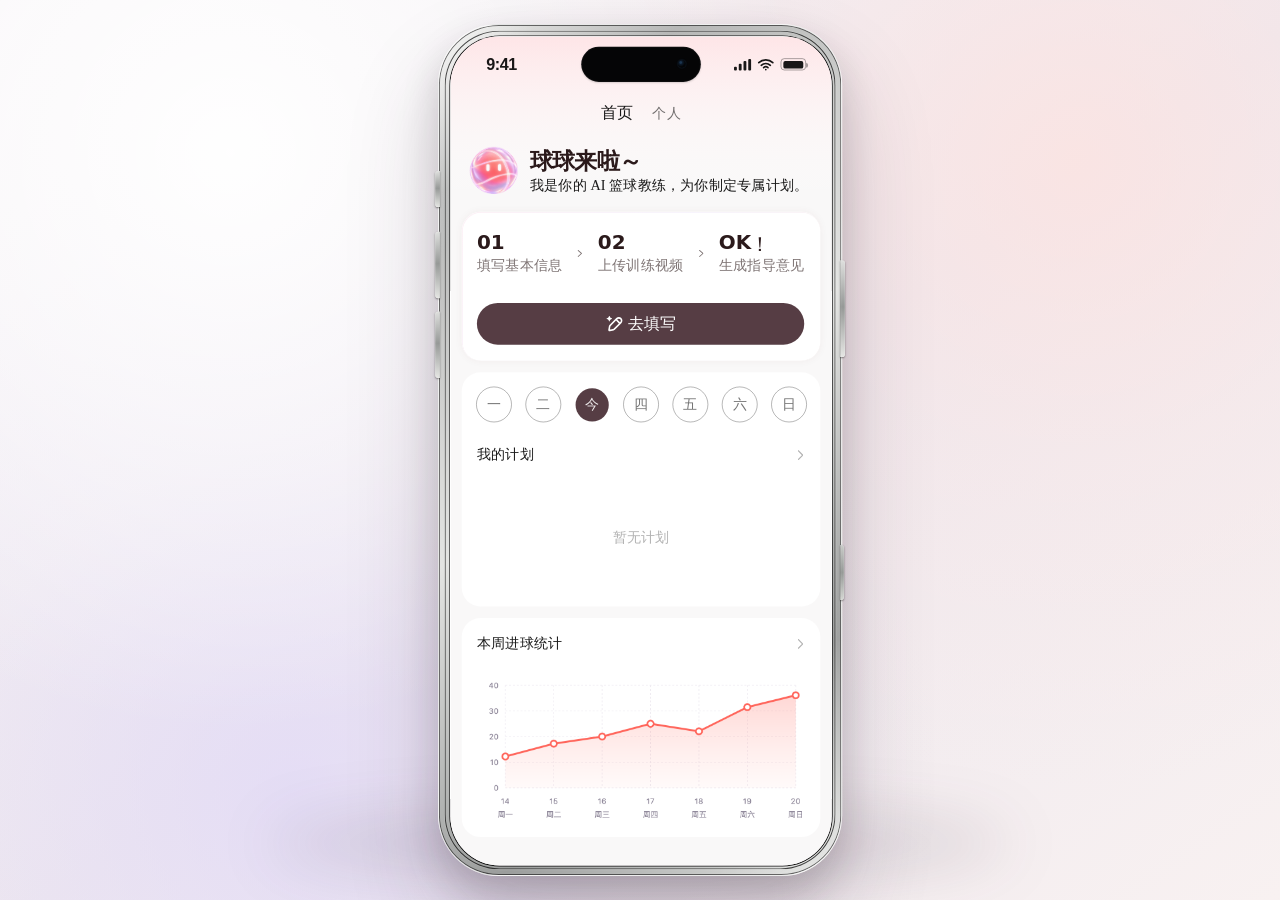
<file: index.html>
<!doctype html>
<html lang="zh-CN">
  <head>
    <meta charset="utf-8" />
    <meta name="viewport" content="width=device-width,initial-scale=1,viewport-fit=cover" />
    <meta name="description" content="球球 AI 篮球教练：从训练信息采集、投篮分析到 AI 问答与训练计划的完整交互原型。" />
    <meta name="theme-color" content="#f1edf2" />
    <meta property="og:title" content="球球 AI 篮球教练" />
    <meta property="og:description" content="一款可交互的 AI 投篮分析与训练计划原型。" />
    <meta property="og:image" content="https://22yuran.github.io/qiuchiu-ai-basketball-coach/media/preview-home-20260922.png" />
    <meta property="og:image:alt" content="球球最新首页 · iPhone 17 Pro 银色样机" />
    <link rel="icon" href="favicon.svg" type="image/svg+xml" />
    <title>球球 AI 篮球教练 · 完整流程</title>
    <style>
      :root {
        color-scheme: light;
        font-family: -apple-system, BlinkMacSystemFont, "PingFang SC", "Segoe UI", sans-serif;
        background: #f1edf2;
      }
      * { box-sizing: border-box; }
      html, body {
        width: 100%;
        height: 100%;
        margin: 0;
        overflow: hidden;
      }
      body { background: #f1edf2; }
      .desktop-canvas {
        position: relative;
        display: grid;
        place-items: center;
        width: 100vw;
        height: 100vh;
        height: 100dvh;
        padding: 24px 32px;
        overflow: hidden;
        isolation: isolate;
        background:
          radial-gradient(circle at 18% 17%, rgba(255,255,255,.96) 0, rgba(255,255,255,.58) 20%, transparent 45%),
          radial-gradient(circle at 84% 18%, rgba(255,226,222,.68) 0, rgba(255,226,222,.22) 23%, transparent 48%),
          radial-gradient(circle at 23% 88%, rgba(225,217,248,.74) 0, rgba(225,217,248,.18) 27%, transparent 51%),
          linear-gradient(145deg, #f7f4f7 0%, #eee8ee 52%, #f8f1f1 100%);
      }
      .desktop-canvas::before {
        content: "";
        position: absolute;
        left: 50%;
        bottom: 2.5%;
        width: min(58vw, 760px);
        height: 70px;
        border-radius: 50%;
        background: rgba(59,42,62,.13);
        filter: blur(30px);
        transform: translateX(-50%);
        pointer-events: none;
      }
      .device-sizer {
        position: relative;
        z-index: 1;
        width: 426px;
        height: 898px;
        flex: none;
      }
      .iphone-device {
        position: absolute;
        top: 0;
        left: 0;
        width: 426px;
        height: 898px;
        transform-origin: top left;
        border: 1px solid rgba(255,255,255,.72);
        border-radius: 64px;
        background:
          linear-gradient(112deg, rgba(255,255,255,.48), transparent 13% 83%, rgba(255,255,255,.2)),
          linear-gradient(145deg, #f0f0ee 0%, #b7b8b7 15%, #e3e4e2 48%, #9b9d9c 79%, #e8e9e7 100%);
        box-shadow:
          0 52px 100px rgba(59,42,62,.20),
          0 18px 38px rgba(37,26,39,.18),
          inset 0 0 0 1px rgba(0,0,0,.55);
      }
      .iphone-device::before {
        content: "";
        position: absolute;
        inset: 5px;
        z-index: 3;
        border: 1px solid rgba(255,255,255,.13);
        border-radius: 59px;
        box-shadow: inset 0 0 0 1px rgba(0,0,0,.72);
        pointer-events: none;
      }
      .side-button {
        position: absolute;
        z-index: 1;
        width: 5px;
        background: linear-gradient(180deg, #dedfdd, #969997 48%, #e5e6e3);
        box-shadow: inset 0 0 0 1px rgba(255,255,255,.12), 0 1px 2px rgba(0,0,0,.45);
      }
      .side-button.action {
        left: -4px;
        top: 154px;
        height: 38px;
        border-radius: 3px 0 0 3px;
      }
      .side-button.volume-up {
        left: -4px;
        top: 218px;
        height: 70px;
        border-radius: 3px 0 0 3px;
      }
      .side-button.volume-down {
        left: -4px;
        top: 302px;
        height: 70px;
        border-radius: 3px 0 0 3px;
      }
      .side-button.power {
        right: -4px;
        top: 248px;
        height: 102px;
        border-radius: 0 3px 3px 0;
      }
      .iphone-screen {
        position: absolute;
        left: 12px;
        top: 12px;
        z-index: 2;
        width: 402px;
        height: 874px;
        overflow: hidden;
        border-radius: 52px;
        background: #fbf8fa;
        box-shadow: 0 0 0 1px rgba(0,0,0,.92);
      }
      .side-button.camera-control {
        right:-3px;
        top:548px;
        width:4px;
        height:58px;
        border-radius:0 3px 3px 0;
        background:linear-gradient(180deg,#c8cac7,#969a97,#d4d6d2);
      }
      #app {
        position: absolute;
        top: 0;
        left: -16px;
        width: 434px;
        height: 874px;
        overflow: hidden;
      }
      .flow-viewport {
        width: 100%;
        height: 100%;
        overflow: hidden;
      }
      .flow-viewport {
        position: relative;
        isolation: isolate;
      }
      .dynamic-island {
        position: absolute;
        top: 11px;
        left: 50%;
        z-index: 20;
        width: 126px;
        height: 37px;
        border-radius: 22px;
        background: #050506;
        box-shadow:
          inset 0 0 0 1px rgba(255,255,255,.035),
          0 1px 2px rgba(0,0,0,.18);
        transform: translateX(-50%);
        pointer-events: none;
      }
      .device-status-bar {
        position: absolute;
        top: 11px;
        left: 0;
        z-index: 19;
        display: flex;
        align-items: center;
        justify-content: space-between;
        width: 402px;
        height: 37px;
        padding: 0 27px;
        color: rgba(0,0,0,.9);
        pointer-events: none;
      }
      .device-time {
        width: 54px;
        height: 21px;
        font-family: "SF Pro Text", -apple-system, BlinkMacSystemFont, sans-serif;
        font-size: 17px;
        font-weight: 600;
        line-height: 22px;
        letter-spacing: -.41px;
        text-align: center;
        white-space: nowrap;
      }
      .device-status-icons {
        display: flex;
        align-items: center;
        gap: 7px;
        height: 13px;
      }
      .device-signal {
        display: flex;
        align-items: flex-end;
        justify-content: space-between;
        width: 18px;
        height: 12px;
      }
      .device-signal i {
        display: block;
        width: 3px;
        border-radius: 1px;
        background: rgba(0,0,0,.9);
      }
      .device-signal i:nth-child(1) { height: 4px; }
      .device-signal i:nth-child(2) { height: 7px; }
      .device-signal i:nth-child(3) { height: 10px; }
      .device-signal i:nth-child(4) { height: 12px; }
      .device-wifi {
        width: 17px;
        height: 12px;
        overflow: visible;
      }
      .device-battery {
        position: relative;
        width: 27px;
        height: 13px;
        border: 1px solid rgba(0,0,0,.35);
        border-radius: 4px;
      }
      .device-battery::before {
        content: "";
        position: absolute;
        inset: 1.5px 2px;
        border-radius: 2px;
        background: rgba(0,0,0,.9);
      }
      .device-battery::after {
        content: "";
        position: absolute;
        top: 4px;
        right: -3px;
        width: 2px;
        height: 5px;
        border-radius: 0 2px 2px 0;
        background: rgba(0,0,0,.35);
      }
      .dynamic-island::after {
        content: "";
        position: absolute;
        top: 14px;
        right: 16px;
        width: 8px;
        height: 8px;
        border-radius: 50%;
        background: radial-gradient(circle at 36% 32%, #24486d 0 12%, #102238 25%, #05070a 58%, #000 100%);
        box-shadow: 0 0 2px rgba(54,105,153,.6);
        opacity: .72;
      }
      .flow-frame {
        position: absolute;
        inset: 0;
        z-index: 1;
        width: 100%;
        height: 100%;
        border: 0;
        background: #fbf8fa;
        opacity: 1;
        transform: translate3d(0,0,0) scale(1);
        transform-origin: 50% 50%;
        transition:
          opacity 300ms ease-out,
          transform 420ms cubic-bezier(.2,0,0,1);
      }
      .flow-frame.is-entering {
        z-index: 2;
        opacity: 0;
        transform: translate3d(0,18px,0) scale(.995);
        pointer-events: none;
      }
      .flow-frame.is-active {
        z-index: 2;
        opacity: 1;
        transform: translate3d(0,0,0) scale(1);
      }
      .flow-frame.is-leaving {
        z-index: 1;
        opacity: 0;
        transform: translate3d(0,-10px,0) scale(.995);
        pointer-events: none;
        transition-timing-function: cubic-bezier(.3,0,1,1);
        transition-duration: 240ms;
      }
      .sr-only {
        position: fixed;
        width: 1px;
        height: 1px;
        padding: 0;
        margin: -1px;
        overflow: hidden;
        clip: rect(0,0,0,0);
        white-space: nowrap;
        border: 0;
      }
      @media (prefers-reduced-motion: reduce) {
        .flow-frame { transition: none; }
      }
    </style>
  </head>
  <body>
    <div class="desktop-canvas">
      <div class="device-sizer" id="deviceSizer">
        <div class="iphone-device" id="iphoneDevice" aria-label="iPhone 17 Pro 银色演示样机">
          <i class="side-button action" aria-hidden="true"></i>
          <i class="side-button volume-up" aria-hidden="true"></i>
          <i class="side-button volume-down" aria-hidden="true"></i>
          <i class="side-button power" aria-hidden="true"></i>
          <i class="side-button camera-control" aria-hidden="true"></i>
          <div class="iphone-screen">
            <main id="app" aria-label="球球 AI 篮球教练完整体验">
              <div class="flow-viewport" id="flowViewport"></div>
              <p class="sr-only" id="flowStatus" aria-live="polite"></p>
            </main>
            <div class="device-status-bar" aria-hidden="true">
              <span class="device-time">9:41</span>
              <span class="device-status-icons">
                <span class="device-signal"><i></i><i></i><i></i><i></i></span>
                <svg class="device-wifi" viewBox="0 0 17 12" aria-hidden="true">
                  <path d="M1.1 3.8C5.2-.1 11.8-.1 15.9 3.8M3.7 6.5a7.1 7.1 0 0 1 9.6 0M6.2 9a3.5 3.5 0 0 1 4.6 0M8.5 11h.01" fill="none" stroke="rgba(0,0,0,.9)" stroke-width="1.8" stroke-linecap="round"/>
                </svg>
                <span class="device-battery"></span>
              </span>
            </div>
            <div class="dynamic-island" aria-hidden="true"></div>
          </div>
        </div>
      </div>
    </div>
    <script>
      (() => {
        const DEVICE_W = 426;
        const DEVICE_H = 898;
        const device = document.getElementById('iphoneDevice');
        const deviceSizer = document.getElementById('deviceSizer');
        function fitDevice() {
          const viewportWidth = window.visualViewport?.width ?? window.innerWidth;
          const viewportHeight = window.visualViewport?.height ?? window.innerHeight;
          const availableWidth = Math.max(1, viewportWidth - 64);
          const availableHeight = Math.max(1, viewportHeight - 48);
          const scale = Math.min(1.08, availableWidth / DEVICE_W, availableHeight / DEVICE_H);
          device.style.transform = `scale(${scale})`;
          deviceSizer.style.width = `${DEVICE_W * scale}px`;
          deviceSizer.style.height = `${DEVICE_H * scale}px`;
        }
        addEventListener('resize', fitDevice);
        window.visualViewport?.addEventListener('resize', fitDevice);
        fitDevice();

        const routes = {
          home: {src:'pages/home.html', title:'首页'},
          intro: {src:'pages/collect-intro.html', title:'开始信息采集'},
          hand: {src:'pages/collect-hand.html', title:'选择惯用手'},
          court: {src:'pages/collect-court.html', title:'选择训练场地'},
          spot: {src:'pages/collect-spot.html', title:'选择投篮点位'},
          summary: {src:'pages/collect-summary.html', title:'确认训练信息'},
          loading: {src:'pages/loading.html', title:'视频解析中'},
          analysis: {src:'pages/analysis.html', title:'投篮分析'}
        };
        const viewport = document.getElementById('flowViewport');
        const status = document.getElementById('flowStatus');
        const reduced = matchMedia('(prefers-reduced-motion: reduce)').matches;
        let activeFrame = null;
        let currentRoute = null;
        let transitioning = false;
        let queuedRoute = null;
        let routeStack = [];
        const initialFlowState = {
          hand:'左手',
          venue:'NBA 标准场',
          spot:null,
          distance:null
        };
        const flowState = {...initialFlowState,plans:[]};

        function resetState() {
          const plans = Array.isArray(flowState.plans)
            ? flowState.plans.map(plan=>({...plan}))
            : [];
          Object.assign(flowState, initialFlowState, {plans});
        }

        function makeFrame(name) {
          const route = routes[name];
          const frame = document.createElement('iframe');
          frame.className = 'flow-frame is-entering';
          frame.title = route.title;
          frame.setAttribute('allow','autoplay');
          frame.src = route.src;
          return frame;
        }

        function finishTransition(nextFrame, name, previousFrame) {
          if (previousFrame) previousFrame.remove();
          nextFrame.classList.remove('is-entering');
          nextFrame.classList.add('is-active');
          activeFrame = nextFrame;
          currentRoute = name;
          transitioning = false;
          status.textContent = '已进入' + routes[name].title;
          if (queuedRoute && queuedRoute !== currentRoute) {
            const queued = queuedRoute;
            queuedRoute = null;
            navigate(queued);
          } else {
            queuedRoute = null;
          }
        }

        function navigate(name, options = {}) {
          if (!routes[name] || name === currentRoute) return;
          if (transitioning) {
            queuedRoute = name;
            return;
          }
          transitioning = true;
          if (currentRoute && !options.fromBack) routeStack.push(currentRoute);
          const previousFrame = activeFrame;
          const nextFrame = makeFrame(name);
          nextFrame.addEventListener('load', () => {
            nextFrame.contentWindow.postMessage({
              namespace:'qiuchiu-flow',
              type:'hydrate',
              state:{...flowState}
            },'*');
            if (!previousFrame || reduced) {
              finishTransition(nextFrame,name,previousFrame);
              return;
            }
            requestAnimationFrame(() => requestAnimationFrame(() => {
              previousFrame.classList.remove('is-active');
              previousFrame.classList.add('is-leaving');
              nextFrame.classList.remove('is-entering');
              nextFrame.classList.add('is-active');
              setTimeout(() => finishTransition(nextFrame,name,previousFrame),430);
            }));
          }, {once:true});
          // Register the load listener before insertion so local file:// pages
          // cannot finish loading before the transition handshake is attached.
          viewport.append(nextFrame);
        }

        function back() {
          const previous = routeStack.pop();
          if (previous) navigate(previous,{fromBack:true});
        }

        addEventListener('message', event => {
          if (!activeFrame || event.source !== activeFrame.contentWindow) return;
          const message = event.data;
          if (!message || message.namespace !== 'qiuchiu-flow') return;
          if (message.type === 'state' && message.state) {
            Object.assign(flowState,message.state);
          }
          if (message.type === 'navigate') navigate(message.target);
          if (message.type === 'back') back();
          if (message.type === 'restart') {
            routeStack = [];
            resetState();
            navigate('home',{fromBack:true});
          }
        });

        window.__qiuchiuFlow = {
          go:navigate,
          back,
          restart:() => {
            routeStack = [];
            resetState();
            navigate('home',{fromBack:true});
          },
          state:flowState,
          get current() { return currentRoute; }
        };
        navigate('home',{fromBack:true});
      })();
    </script>
  </body>
</html>
</file>
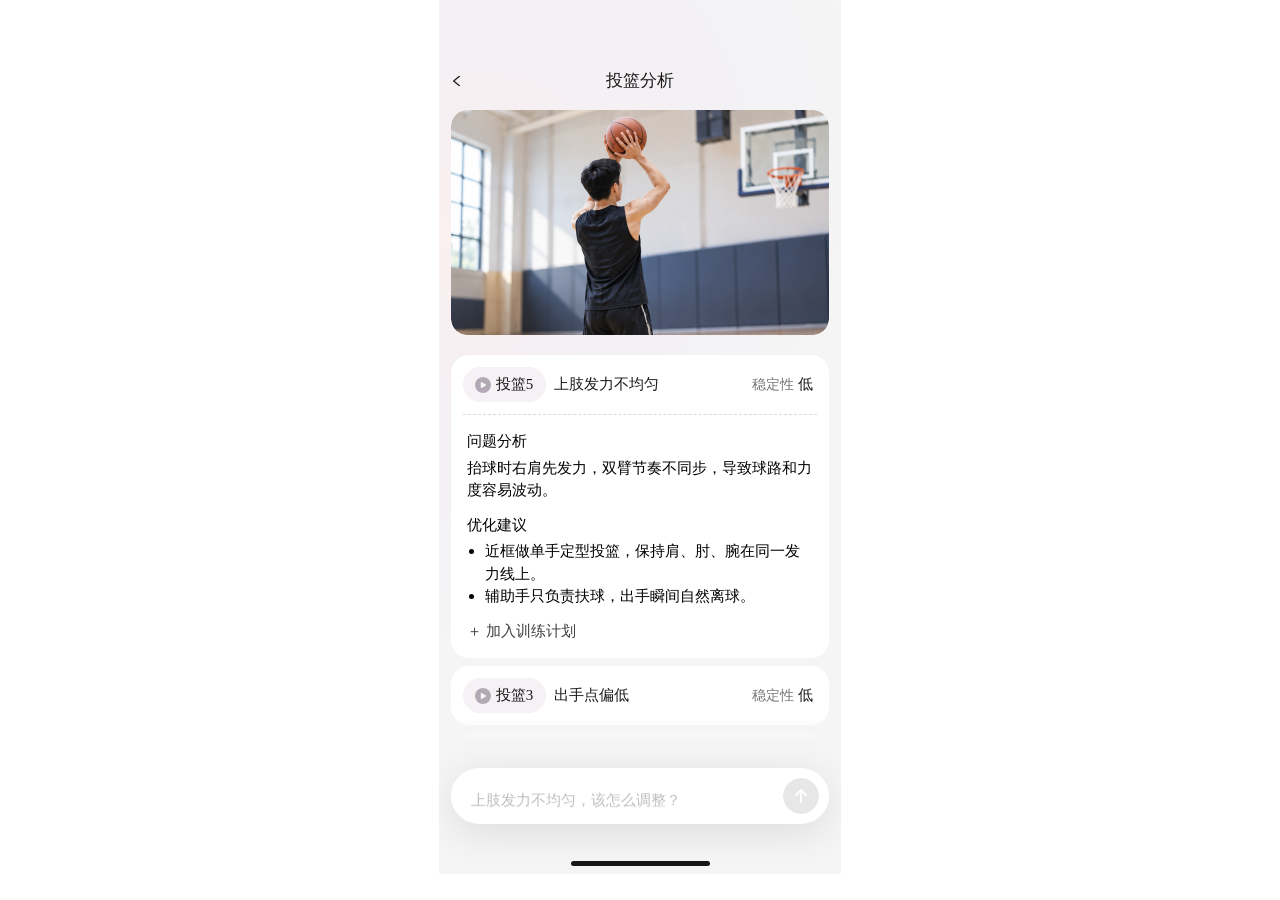
<file: pages/analysis.html>
<!doctype html>
<html lang="zh-CN">
  <head>
    <meta charset="utf-8" />
    <meta name="viewport" content="width=device-width, initial-scale=1" />
    <meta name="robots" content="noindex,nofollow" />
    <title>分析-1</title>
    <link rel="stylesheet" href="./composer-keyboard.css" />
    <script src="./composer-keyboard.js"></script>
    <style>
      [data-node-id="101:15618"],
      [data-node-id="101:15619"],
      [data-node-id="101:15620"],
      [data-node-id="101:15626"],
      [data-node-id="101:15631"],
      [data-node-id="101:15632"] { width:max-content !important; }
      #ai-chat-sheet [data-node-id="85:13531"],
      #ai-chat-sheet [data-node-id="85:13535"] { padding-left:12px !important; padding-right:12px !important; }
      #ai-chat-sheet [data-node-id="85:13523"] { border-radius:20px 20px 4px 20px !important; row-gap:4px !important; }
      #ai-chat-sheet [data-node-id="85:13524"] { font-size:14px !important; line-height:20px !important; }
      #ai-chat-sheet [data-node-id="85:13536"] { max-width:100%; border-radius:24px 24px 24px 8px !important; }
      #ai-chat-sheet [data-node-id="85:13291"] { width:402px !important; height:66px !important; padding:10px 12px 0 !important; }
      #ai-chat-sheet [data-node-id="85:13298"] { width:100% !important; height:56px !important; padding:10px 10px 10px 20px !important; border-radius:28px !important; outline:0 !important; box-shadow:0 8px 40px rgba(0,0,0,.1) !important; }
      #ai-chat-sheet .ai-follow-ups { width:100%; padding:0 12px 12px; margin-top:-6px; display:flex; flex-direction:column; gap:16px; }
      #ai-chat-sheet .ai-follow-up { display:flex; align-items:center; gap:4px; min-height:20px; color:#000; font:14px/20px 'PingFang SC',sans-serif; }
      #ai-chat-sheet .ai-follow-up svg { width:14px; height:14px; flex-shrink:0; color:rgba(0,0,0,.55); }
      [data-node-id="100:15196"] {
        row-gap: 8px !important;
        -webkit-mask-image: linear-gradient(
          180deg,
          #000 0%,
          #000 calc(100% - 24px),
          transparent 100%
        );
        mask-image: linear-gradient(
          180deg,
          #000 0%,
          #000 calc(100% - 24px),
          transparent 100%
        );
      }
      [data-node-id="100:15196"] > div {
        height: 59px;
        padding: 12px 16px 12px 12px !important;
        background: #fff !important;
        border-radius: 18px !important;
        outline: 0 !important;
        box-shadow: none !important;
      }
      [data-node-id="100:15210"] {
        width: 350px !important;
      }
      [data-node-id="101:15301"],
      [data-node-id="100:15223"],
      [data-node-id="100:15235"] {
        left: 12px !important;
        top: 12px !important;
      }
      [data-node-id="100:15219"],
      [data-node-id="101:15309"],
      [data-node-id="100:15231"],
      [data-node-id="100:15243"] {
        left: auto !important;
        right: 35px !important;
        top: 7.5px !important;
        width: 42px !important;
        height: 20px !important;
        color: rgba(0,0,0,.55) !important;
        font-size: 14px !important;
        line-height: 20px !important;
      }
      [data-node-id="101:15309"],
      [data-node-id="100:15231"],
      [data-node-id="100:15243"] {
        top: 19.5px !important;
      }
      [data-node-id="100:15219"] {
        right: 19px !important;
      }
      [data-node-id="100:15220"],
      [data-node-id="101:15310"],
      [data-node-id="100:15232"],
      [data-node-id="100:15244"] {
        left: auto !important;
        right: 0 !important;
        top: 7px !important;
        width: 15px !important;
        height: 21px !important;
        font-size: 15px !important;
        line-height: 21px !important;
      }
      [data-node-id="101:15310"],
      [data-node-id="100:15232"],
      [data-node-id="100:15244"] {
        right: 16px !important;
        top: 19px !important;
      }
      .issue-details { position:absolute;top:59px;left:16px;right:16px;padding:16px 0 16px;font:15px/1.5 'PingFang SC',sans-serif;cursor:pointer; }
      .issue-details::before {
        content: "";
        position: absolute;
        top: 0;
        left: -4px;
        right: -4px;
        border-top: .5px dashed #D9D9D9;
        pointer-events: none;
      }
      .issue-details h3 { font-size:15px;font-weight:500;margin:0 0 4px; }
      .issue-details p { margin:0 0 12px; }
      .issue-details ul { margin:0 0 12px;padding-left:18px; }
      .issue-details .plan-add { border:0;background:none;padding:0;color:rgba(0,0,0,.75);font:inherit;cursor:pointer; }
      [data-node-id="100:15245"] {
        position: absolute !important;
        left: 12px !important;
        bottom: 50px !important;
        z-index: 4 !important;
        justify-content: flex-start !important;
        column-gap: 10px !important;
        padding: 10px 10px 10px 20px !important;
        height: 56px !important;
        background: #fff !important;
        border-radius: 28px !important;
        box-shadow: 0 8px 40px rgba(0,0,0,.1) !important;
        overflow: hidden;
      }
      [data-node-id="100:15246"] {
        width: auto !important;
        height: 23px !important;
        flex: 1 1 auto !important;
        color: rgba(0,0,0,.55) !important;
        font-size: 15px !important;
        line-height: 23px !important;
      }
      img[data-name="icon/发送按钮"] {
        width: 36px !important;
        height: 36px !important;
        padding: 0 !important;
        flex-shrink: 0;
      }
      [data-node-id="101:15317"] {
        display: block !important;
        content: url("./analysis-composer-send-disabled.svg");
        width: 36px !important;
        height: 36px !important;
        padding: 0 !important;
        border-radius: 999px !important;
        opacity: 1 !important;
        transition: transform 180ms ease, opacity 180ms ease;
      }
      [data-node-id="101:15317"].is-ready {
        content: url("./analysis-composer-send-active.svg");
      }
      html {
        margin: 0;
        width: 100%;
      }
      *, *::before, *::after {
        box-sizing: border-box;
      }
      body {
        margin: 0;
        width: 100%;
        min-width: 0;
        min-height: 100vh;
        overflow-x: hidden;
        background: #fff;
        font-family: -apple-system, "PingFang SC", "Segoe UI", sans-serif;
      }
      .raw-stage-frame {
        position: relative;
        overflow: hidden;
        margin: 0 auto;
        background: #fff;
      }
      .raw-stage {
        position: relative;
        width: 402px;
        height: 874px;
        transform-origin: top left;
      }
      img {
        display: block;
      }
      .pose-overlay {
        position: absolute;
        inset: 0;
        z-index: 1;
        width: 100%;
        height: 100%;
        overflow: visible;
        pointer-events: none;
        opacity: 0;
        visibility: hidden;
        filter: drop-shadow(0 0 2px rgba(255,104,116,.7)) drop-shadow(0 0 5px rgba(196,111,210,.28));
      }
      .pose-overlay .pose-bone {
        fill: none;
        stroke: url(#poseGradient);
        stroke-width: 1.55;
        stroke-linecap: round;
        stroke-linejoin: round;
        vector-effect: non-scaling-stroke;
      }
      .pose-overlay .pose-joint {
        fill: rgba(255,255,255,.96);
        stroke: url(#poseGradient);
        stroke-width: 1.7;
        vector-effect: non-scaling-stroke;
        transform-box: fill-box;
        transform-origin: center;
      }
      #video-controls {
        z-index: 3;
      }
      .ai-pose-toggle {
        position: relative;
        cursor: pointer;
        transition: opacity 180ms ease-out;
      }
      .ai-pose-toggle .ai-original-icon,
      .ai-pose-toggle .ai-gradient-icon {
        transition: opacity 180ms ease-out;
      }
      .ai-pose-toggle .ai-original-icon { opacity: 1; }
      .ai-pose-toggle .ai-gradient-icon {
        position: absolute;
        left: 50%;
        top: 50%;
        width: 15.91px;
        height: 12.16px;
        transform: translate(-50%,-50%);
        overflow: visible;
        opacity: 0;
        pointer-events: none;
      }
      .ai-pose-toggle.is-active .ai-original-icon { opacity: 0; }
      .ai-pose-toggle.is-active .ai-gradient-icon { opacity: 1; }
      .conversation-history {
        position: relative;
        display: flex;
        align-items: flex-end;
        justify-content: space-between;
        gap: 8px;
        width: 386px;
        height: 36px;
        flex-shrink: 0;
        overflow: hidden;
      }
      .conversation-history-list {
        position: relative;
        width: 278px;
        height: 36px;
        flex-shrink: 0;
        overflow: hidden;
      }
      .conversation-history-row {
        position: absolute;
        left: 0;
        bottom: var(--history-offset,0px);
        display: flex;
        align-items: center;
        width: 278px;
        height: 36px;
        padding-left: 0;
        box-sizing: border-box;
        transition: padding-left 200ms cubic-bezier(.2,0,0,1);
      }
      .conversation-history.is-expanded .conversation-history-row {
        padding-left: 28px;
      }
      .conversation-history-dot {
        position: absolute;
        left: 6px;
        top: 16px;
        width: 4px;
        height: 4px;
        background: rgba(0,0,0,.3);
        border-radius: 50%;
        opacity: 0;
        transition: opacity 140ms ease-out;
      }
      .conversation-history.is-expanded .conversation-history-dot {
        opacity: 1;
      }
      .conversation-history-row.is-current .conversation-history-dot {
        background: rgba(0,0,0,.9);
      }
      .conversation-history-connector {
        position: absolute;
        left: 7.75px;
        top: -29px;
        width: .5px;
        height: 37px;
        background: rgba(0,0,0,.18);
        border-radius: 4px;
        opacity: 0;
      }
      .conversation-history-pill {
        display: inline-flex;
        align-items: center;
        justify-content: space-between;
        gap: 8px;
        max-width: 236px;
        height: 36px;
        padding: 6px 12px;
        box-sizing: border-box;
        appearance: none;
        overflow: hidden;
        color: rgba(0,0,0,.55);
        background: #fff;
        border: .5px solid rgba(0,0,0,.1);
        border-radius: 44px;
        font: 15px/23px 'PingFang SC',sans-serif;
        text-align: left;
        text-overflow: ellipsis;
        white-space: nowrap;
      }
      .conversation-history-pill.is-clickable {
        cursor: pointer;
        transition: background-color 120ms ease-out, transform 120ms ease-out;
      }
      .conversation-history-pill.is-clickable:active {
        background: #f7f4f8;
        transform: scale(.985);
      }
      .conversation-history-entry-label {
        min-width: 0;
        overflow: hidden;
        text-overflow: ellipsis;
        white-space: nowrap;
      }
      .conversation-history-entry-arrow,
      .conversation-history-arrow {
        display: inline-grid;
        place-items: center;
        flex-shrink: 0;
        width: 12px;
        height: 24px;
      }
      .conversation-history-entry-arrow {
        color: rgba(0,0,0,.55);
      }
      .conversation-history-entry-arrow .conversation-history-arrow-icon {
        opacity: .6111;
      }
      .conversation-history-arrow-icon {
        display: block;
        width: 7.13px;
        height: 12.97px;
        transform: rotate(180deg);
      }
      .conversation-history-toggle {
        display: inline-flex;
        align-items: center;
        justify-content: center;
        gap: 4px;
        min-width: 64px;
        height: 24px;
        margin: 0 10px 6px 0;
        padding: 2px 8px;
        color: rgba(0,0,0,.82);
        background: rgba(0,0,0,.035);
        border: 0;
        border-radius: 44px;
        font: 12px/18px 'PingFang SC',sans-serif;
        white-space: nowrap;
        cursor: pointer;
      }
      .conversation-history-arrow {
        color: rgba(0,0,0,.5);
        transform-origin: 50% 50%;
      }
      .conversation-history-arrow .conversation-history-arrow-icon {
        width: 5.13px;
        height: 10.97px;
        opacity: .5556;
      }
      @media (prefers-reduced-motion: reduce) {
        .ai-pose-toggle,
        .ai-pose-toggle .ai-original-icon,
        .ai-pose-toggle .ai-gradient-icon,
        .conversation-history-row,
        .conversation-history-dot { transition: none; }
      }
    </style>
    <link rel="stylesheet" href="./shell-status-hidden.css" />
  </head>
  <body>
    <div class="raw-stage-frame" id="rawStageFrame">
      <div class="raw-stage" id="rawStage">
    <div data-node-id="100:15158" data-name="分析-1" style="position:absolute;left:0px;top:0px;width:402px;height:874px;background:rgba(255,255,255,1);border-radius:0px;overflow:hidden">
      <img data-node-id="100:15159" data-name="Vector" style="position:absolute;left:0px;top:0px;width:402px;height:874px;border-radius:0px" src="[data-uri]" />
      <div data-node-id="100:15160" data-name="Frame 2085665869" style="position:absolute;left:0px;top:62px;display:flex;flex-direction:column;justify-content:space-between;align-items:flex-start;row-gap:42px;padding:6px 12px 50px 12px;width:402px;height:812px;border-radius:0px">
        <div data-node-id="100:15161" data-name="Frame 2147207946" style="position:relative;align-self:stretch;display:flex;flex-direction:column;justify-content:flex-start;align-items:flex-start;row-gap:20px;width:378px;height:567px;flex-shrink:0;border-radius:0px">
          <div data-node-id="100:15162" data-name="Frame 2147207940" style="position:relative;align-self:stretch;display:flex;flex-direction:column;justify-content:flex-start;align-items:flex-start;row-gap:16px;width:378px;height:267px;flex-shrink:0;border-radius:0px">
            <div data-node-id="100:15163" data-name="Frame 2147207873" style="position:relative;align-self:stretch;display:flex;flex-direction:row;justify-content:space-between;align-items:center;column-gap:20px;width:378px;height:26px;flex-shrink:0;border-radius:0px">
              <div data-node-id="100:15164" data-name="arrow_right" style="position:relative;width:12px;height:24px;flex-shrink:0;border-radius:0px">
                <img data-node-id="100:15165" data-name="Combined Shape" style="position:absolute;left:2.45px;top:5.52px;width:7.13px;height:12.97px;border-radius:0px" src="[data-uri]" />
              </div>
              <div data-node-id="100:15166" data-name="Title" style="position:relative;width:68px;height:26px;flex-shrink:0;color:rgba(0,0,0,0.9);font-family:'PingFang SC';font-weight:500;font-size:17px;line-height:150%;text-align:center;white-space:nowrap">投篮分析</div>
              <div data-node-id="100:15167" data-name="arrow_right" style="position:relative;width:12px;height:24px;flex-shrink:0;border-radius:0px;opacity:0">
                <div data-node-id="100:15168" data-name="Combined Shape" style="position:absolute;left:2.45px;top:5.52px;width:7.13px;height:12.97px;border-radius:0px"></div>
              </div>
            </div>
            <img data-node-id="100:15169" data-name="Frame 2147207874" style="position:relative;align-self:stretch;width:378px;height:225px;flex-shrink:0;border-radius:16px" src="[data-uri]" />
          </div>
          <div data-node-id="100:15196" data-name="Frame 2147207945" style="position:relative;align-self:stretch;display:flex;flex-direction:column;justify-content:flex-start;align-items:flex-start;row-gap:12px;width:378px;height:280px;flex-shrink:0;border-radius:0px">
            <div data-node-id="100:15209" data-name="Frame 2147207942" style="position:relative;align-self:stretch;display:flex;flex-direction:column;justify-content:flex-start;align-items:flex-start;row-gap:24px;padding:12px;width:378px;height:59px;flex-shrink:0;background:rgba(255,255,255,0.9);border-radius:16px;outline:1px solid rgba(255,255,255,1);outline-offset:-1px;box-shadow:0px 0px 10px 0px rgba(74,51,78,0.07)">
              <div data-node-id="100:15210" data-name="Frame 2119903980" style="position:relative;align-self:stretch;width:352px;height:35px;flex-shrink:0;border-radius:0px">
                <div data-node-id="100:15211" data-name="Frame 2147207863" style="position:absolute;left:0px;top:0px;display:flex;flex-direction:row;justify-content:flex-start;align-items:center;column-gap:8px;width:196px;height:35px;border-radius:0px">
                  <div data-node-id="100:15212" data-name="Frame 2147207908" style="position:relative;display:flex;flex-direction:row;justify-content:flex-start;align-items:center;column-gap:4px;padding:6px 12px;width:83px;height:35px;flex-shrink:0;background:rgba(152,115,159,0.1);border-radius:27px">
                    <img data-node-id="100:15213" data-name="Mobile / Main Controller" data-component-name="Type=Play" style="position:relative;width:16px;height:16px;flex-shrink:0;border-radius:0px" src="[data-uri]" />
                    <div data-node-id="100:15214" data-name="Title" style="position:relative;width:39px;height:23px;flex-shrink:0;color:rgba(0,0,0,0.9);font-family:'PingFang SC';font-size:15px;line-height:150%;text-align:center;white-space:nowrap">投篮5</div>
                  </div>
                  <div data-node-id="100:15215" data-name="Frame 2085665898" style="position:relative;display:flex;flex-direction:row;justify-content:flex-start;align-items:flex-start;column-gap:2px;width:105px;height:23px;flex-shrink:0;border-radius:0px">
                    <div data-node-id="100:15216" data-name="Title" style="position:relative;width:105px;height:23px;flex-shrink:0;color:rgba(0,0,0,0.9);font-family:'PingFang SC';font-weight:500;font-size:15px;line-height:150%;text-align:center;white-space:nowrap">上肢发力不均匀</div>
                  </div>
                </div>
                <div data-node-id="100:15219" data-name="Title" style="position:absolute;left:288px;top:9px;width:36px;height:17px;color:rgba(0,0,0,0.55);font-family:'PingFang SC';font-size:12px;line-height:140%;text-align:center;white-space:nowrap">稳定性</div>
                <div data-node-id="100:15220" data-name="Title" style="position:absolute;left:328px;top:3.5px;width:24px;height:28px;color:rgba(0,0,0,0.9);font-family:'PingFang SC';font-weight:500;font-size:20px;text-align:center;white-space:nowrap">低</div>
              </div>
            </div>
            <div data-node-id="101:15299" data-name="Frame 2147207945" style="position:relative;align-self:stretch;padding:12px;width:378px;height:59px;flex-shrink:0;background:rgba(255,255,255,0.9);border-radius:16px;outline:1px solid rgba(255,255,255,1);outline-offset:-1px;box-shadow:0px 0px 10px 0px rgba(74,51,78,0.07)">
              <div data-node-id="101:15301" data-name="Frame 2147207863" style="position:absolute;left:13px;top:13px;display:flex;flex-direction:row;justify-content:flex-start;align-items:center;column-gap:8px;width:166px;height:35px;border-radius:0px">
                <div data-node-id="101:15302" data-name="Frame 2147207908" style="position:relative;display:flex;flex-direction:row;justify-content:flex-start;align-items:center;column-gap:4px;padding:6px 12px;width:83px;height:35px;flex-shrink:0;background:rgba(152,115,159,0.1);border-radius:27px">
                  <img data-node-id="101:15303" data-name="Mobile / Main Controller" data-component-name="Type=Play" style="position:relative;width:16px;height:16px;flex-shrink:0;border-radius:0px" src="[data-uri]" />
                  <div data-node-id="101:15304" data-name="Title" style="position:relative;width:39px;height:23px;flex-shrink:0;color:rgba(0,0,0,0.9);font-family:'PingFang SC';font-size:15px;line-height:150%;text-align:center;white-space:nowrap">投篮3</div>
                </div>
                <div data-node-id="101:15305" data-name="Frame 2085665898" style="position:relative;display:flex;flex-direction:row;justify-content:flex-start;align-items:flex-start;column-gap:2px;width:75px;height:23px;flex-shrink:0;border-radius:0px">
                  <div data-node-id="101:15306" data-name="Title" style="position:relative;width:75px;height:23px;flex-shrink:0;color:rgba(0,0,0,0.9);font-family:'PingFang SC';font-weight:500;font-size:15px;line-height:150%;text-align:center;white-space:nowrap">出手点偏低</div>
                </div>
              </div>
              <div data-node-id="101:15309" data-name="Title" style="position:absolute;left:301px;top:22px;width:36px;height:17px;color:rgba(0,0,0,0.55);font-family:'PingFang SC';font-size:12px;line-height:140%;text-align:center;white-space:nowrap">稳定性</div>
              <div data-node-id="101:15310" data-name="Title" style="position:absolute;left:341px;top:16.5px;width:24px;height:28px;color:rgba(0,0,0,0.9);font-family:'PingFang SC';font-weight:500;font-size:20px;text-align:center;white-space:nowrap">低</div>
            </div>
            <div data-node-id="100:15221" data-name="Frame 2147207943" style="position:relative;align-self:stretch;padding:12px;width:378px;height:59px;flex-shrink:0;background:rgba(255,255,255,0.9);border-radius:16px;outline:1px solid rgba(255,255,255,1);outline-offset:-1px;box-shadow:0px 0px 10px 0px rgba(74,51,78,0.07)">
              <div data-node-id="100:15223" data-name="Frame 2147207863" style="position:absolute;left:13px;top:13px;display:flex;flex-direction:row;justify-content:flex-start;align-items:center;column-gap:8px;width:179px;height:35px;border-radius:0px">
                <div data-node-id="100:15224" data-name="Frame 2147207908" style="position:relative;display:flex;flex-direction:row;justify-content:flex-start;align-items:center;column-gap:4px;padding:6px 12px;width:81px;height:35px;flex-shrink:0;background:rgba(152,115,159,0.1);border-radius:27px">
                  <img data-node-id="100:15225" data-name="Mobile / Main Controller" data-component-name="Type=Play" style="position:relative;width:16px;height:16px;flex-shrink:0;border-radius:0px" src="[data-uri]" />
                  <div data-node-id="100:15226" data-name="Title" style="position:relative;width:37px;height:23px;flex-shrink:0;color:rgba(0,0,0,0.9);font-family:'PingFang SC';font-size:15px;line-height:150%;text-align:center;white-space:nowrap">投篮1</div>
                </div>
                <div data-node-id="100:15227" data-name="Frame 2085665898" style="position:relative;display:flex;flex-direction:row;justify-content:flex-start;align-items:flex-start;column-gap:2px;width:90px;height:23px;flex-shrink:0;border-radius:0px">
                  <div data-node-id="100:15228" data-name="Title" style="position:relative;width:90px;height:23px;flex-shrink:0;color:rgba(0,0,0,0.9);font-family:'PingFang SC';font-weight:500;font-size:15px;line-height:150%;text-align:center;white-space:nowrap">手腕跟随不足</div>
                </div>
              </div>
              <div data-node-id="100:15231" data-name="Title" style="position:absolute;left:304px;top:22px;width:36px;height:17px;color:rgba(0,0,0,0.55);font-family:'PingFang SC';font-size:12px;line-height:140%;text-align:center;white-space:nowrap">稳定性</div>
              <div data-node-id="100:15232" data-name="Title" style="position:absolute;left:344px;top:16.5px;width:21px;height:28px;color:rgba(0,0,0,0.9);font-family:'PingFang SC';font-weight:500;font-size:20px;text-align:center;white-space:nowrap">中</div>
            </div>
            <div data-node-id="100:15233" data-name="Frame 2147207944" style="position:relative;align-self:stretch;padding:12px;width:378px;height:59px;flex-shrink:0;background:rgba(255,255,255,0.9);border-radius:16px;outline:1px solid rgba(255,255,255,1);outline-offset:-1px;box-shadow:0px 0px 10px 0px rgba(74,51,78,0.07)">
              <div data-node-id="100:15235" data-name="Frame 2147207863" style="position:absolute;left:13px;top:13px;display:flex;flex-direction:row;justify-content:flex-start;align-items:center;column-gap:8px;width:151px;height:35px;border-radius:0px">
                <div data-node-id="100:15236" data-name="Frame 2147207908" style="position:relative;display:flex;flex-direction:row;justify-content:flex-start;align-items:center;column-gap:4px;padding:6px 12px;width:83px;height:35px;flex-shrink:0;background:rgba(152,115,159,0.1);border-radius:27px">
                  <img data-node-id="100:15237" data-name="Mobile / Main Controller" data-component-name="Type=Play" style="position:relative;width:16px;height:16px;flex-shrink:0;border-radius:0px" src="[data-uri]" />
                  <div data-node-id="100:15238" data-name="Title" style="position:relative;width:39px;height:23px;flex-shrink:0;color:rgba(0,0,0,0.9);font-family:'PingFang SC';font-size:15px;line-height:150%;text-align:center;white-space:nowrap">投篮2</div>
                </div>
                <div data-node-id="100:15239" data-name="Frame 2085665898" style="position:relative;display:flex;flex-direction:row;justify-content:flex-start;align-items:flex-start;column-gap:2px;width:60px;height:23px;flex-shrink:0;border-radius:0px">
                  <div data-node-id="100:15240" data-name="Title" style="position:relative;width:60px;height:23px;flex-shrink:0;color:rgba(0,0,0,0.9);font-family:'PingFang SC';font-weight:500;font-size:15px;line-height:150%;text-align:center;white-space:nowrap">身体前倾</div>
                </div>
              </div>
              <div data-node-id="100:15243" data-name="Title" style="position:absolute;left:301px;top:22px;width:36px;height:17px;color:rgba(0,0,0,0.55);font-family:'PingFang SC';font-size:12px;line-height:140%;text-align:center;white-space:nowrap">稳定性</div>
              <div data-node-id="100:15244" data-name="Title" style="position:absolute;left:341px;top:16.5px;width:24px;height:28px;color:rgba(0,0,0,0.9);font-family:'PingFang SC';font-weight:500;font-size:20px;text-align:center;white-space:nowrap">中</div>
            </div>
          </div>
        </div>
        <div data-node-id="100:15245" data-name="Frame 2147207861" style="position:relative;align-self:stretch;display:flex;flex-direction:row;justify-content:space-between;align-items:center;column-gap:6px;padding:16px;width:378px;height:55px;flex-shrink:0;background:rgba(255,255,255,1);border-radius:71px;box-shadow:0px 0px 8px 0px rgba(74,51,78,0.05)">
          <div data-node-id="100:15246" data-name="Title" style="position:relative;width:128px;height:22px;flex-shrink:0;color:rgba(0,0,0,0.3);font-family:'PingFang SC';font-size:16px;white-space:nowrap">询问球球相关问题</div>
          <img data-node-id="101:15317" data-name="icon/发送按钮" data-component-name="icon/发送按钮" style="position:relative;width:28px;height:28px;flex-shrink:0;border-radius:0px;opacity:0.2" src="[data-uri]" />
        </div>
      </div>
      <div data-node-id="100:15247" data-name=".Status Bar" style="position:absolute;left:0px;top:0px;display:flex;flex-direction:row;justify-content:space-between;align-items:center;column-gap:205px;padding:13px 27px;width:402px;height:62px;border-radius:0px">
        <div data-node-id="100:15248" data-name="Left Side" style="position:relative;width:54px;height:21px;flex-shrink:0">
          <div data-node-id="100:15249" data-name="_StatusBar-time" data-component-name="Dark Mode=False, Type=Default" style="position:absolute;left:0px;top:0px;width:54px;height:21px;border-radius:24px">
            <div data-node-id="I100:15249;839:7100" data-name="✏️ Time" style="position:absolute;left:0px;top:1px;width:54px;height:20px;color:rgba(0,0,0,0.9);font-family:'SF Pro Text';font-weight:600;font-size:17px;line-height:22px;letter-spacing:-0.41px;text-align:center;white-space:pre-wrap;overflow-wrap:break-word">9:41</div>
          </div>
        </div>
        <div data-node-id="100:15256" data-name="Right Side" style="position:relative;width:76.4px;height:13px;flex-shrink:0">
          <img data-node-id="100:15262" data-name="Icon / Mobile Signal" style="position:absolute;left:0px;top:1px;width:18px;height:12px;border-radius:0px" src="[data-uri]" />
          <img data-node-id="100:15258" data-name="Wifi" style="position:absolute;left:25px;top:1.17px;width:17px;height:11.83px;border-radius:0px" src="[data-uri]" />
          <img data-node-id="100:15257" data-name="_StatusBar-battery" data-component-name="Dark Mode=False, Charge=100%, Charging=False" style="position:absolute;left:49px;top:0px;width:27.4px;height:13px;border-radius:0px" src="[data-uri]" />
        </div>
      </div>
      <div data-node-id="100:15263" data-name=".HomeIndicator" data-component-name=".HomeIndicator" style="position:absolute;left:0px;top:840px;width:402px;height:34px;border-radius:0px">
        <div data-node-id="I100:15263;2246:7556" data-name="Rectangle 24" style="position:absolute;left:132px;top:21px;width:139px;height:5px;background:rgba(0,0,0,0.9);border-radius:100px"></div>
      </div>
    </div>
      </div>
    </div>
    <template id="video-controls-template">
        <div data-node-id="101:15616" data-name="Frame 2147207961" style="position:absolute;left:12px;top:176px;display:flex;flex-direction:column;justify-content:flex-start;align-items:flex-start;row-gap:14px;width:378px;height:86.61px;border-radius:0px">
          <div data-node-id="101:15617" data-name="Frame 2147207939" style="position:relative;align-self:stretch;display:flex;flex-direction:column;justify-content:flex-start;align-items:flex-start;row-gap:10px;padding:0px 0px 0px 98px;width:378px;height:37.61px;flex-shrink:0;border-radius:0px">
            <div data-node-id="101:15618" data-name="Frame 2085665890" style="position:relative;display:flex;flex-direction:column;justify-content:flex-start;align-items:center;width:183px;height:37.61px;flex-shrink:0;border-radius:0px">
              <div data-node-id="101:15619" data-name="Frame 2085665885" style="position:relative;display:flex;flex-direction:row;justify-content:flex-start;align-items:center;column-gap:10px;padding:6px 8px 6px 12px;width:183px;height:33px;flex-shrink:0;background:rgba(0,0,0,0.3);border-radius:26px">
                <div data-node-id="101:15620" data-name="Frame 2085665887" style="position:relative;display:flex;flex-direction:row;justify-content:flex-start;align-items:flex-end;column-gap:4px;width:135px;height:21px;flex-shrink:0;border-radius:0px">
                  <div data-node-id="101:15621" data-name="Frame 2085665873" style="position:relative;display:flex;flex-direction:row;justify-content:flex-start;align-items:center;width:38px;height:20px;flex-shrink:0;border-radius:0px">
                    <div data-node-id="101:15622" style="position:relative;width:17px;height:20px;flex-shrink:0;color:rgba(255,255,255,0.9);font-family:'SF Pro';font-size:14px;line-height:140%;letter-spacing:-2%;white-space:nowrap">02</div>
                    <div data-node-id="101:15623" data-name="Frame 2085665872" style="position:relative;display:flex;flex-direction:row;justify-content:center;align-items:center;column-gap:10px;padding:0px 0px 3px 0px;width:4px;height:17px;flex-shrink:0;border-radius:0px">
                      <div data-node-id="101:15624" style="position:relative;width:5px;height:20px;flex-shrink:0;color:rgba(255,255,255,0.9);font-family:'SF Pro';font-size:14px;line-height:140%;letter-spacing:-2%;white-space:nowrap">:</div>
                    </div>
                    <div data-node-id="101:15625" style="position:relative;width:17px;height:20px;flex-shrink:0;color:rgba(255,255,255,0.9);font-family:'SF Pro';font-size:14px;line-height:140%;letter-spacing:-2%;white-space:nowrap">37</div>
                  </div>
                  <div data-node-id="101:15626" data-name="Frame 2085665884" style="position:relative;display:flex;flex-direction:row;justify-content:flex-start;align-items:center;column-gap:8px;width:93px;height:21px;flex-shrink:0;border-radius:0px">
                    <div data-node-id="101:15627" data-name="Frame 2085665877" style="position:relative;display:flex;flex-direction:row;justify-content:flex-start;align-items:flex-start;column-gap:2px;width:37px;height:21px;flex-shrink:0;border-radius:0px">
                      <div data-node-id="101:15628" data-name="Title" style="position:relative;width:28px;height:21px;flex-shrink:0;color:rgba(255,255,255,0.9);font-family:'PingFang SC';font-size:14px;line-height:150%;text-align:center;white-space:nowrap">投篮</div>
                      <div data-node-id="101:15629" data-name="Frame 2085665890" style="position:relative;display:flex;flex-direction:column;justify-content:center;align-items:center;row-gap:10px;padding:2px 0px 0px 0px;width:7px;height:21px;flex-shrink:0;border-radius:0px">
                        <div data-node-id="101:15630" data-name="Title" style="position:relative;align-self:stretch;width:7px;height:21px;flex-shrink:0;color:rgba(255,255,255,0.9);font-family:'SF Pro';font-size:14px;line-height:150%;text-align:center;white-space:pre-wrap;overflow-wrap:break-word">1</div>
                      </div>
                    </div>
                    <div data-node-id="101:15631" data-name="Frame 2085665883" style="position:relative;display:flex;flex-direction:row;justify-content:flex-start;align-items:center;column-gap:4px;width:48px;height:21px;flex-shrink:0;border-radius:0px">
                      <div data-node-id="101:15632" data-name="Frame 2085665877" style="position:relative;display:flex;flex-direction:row;justify-content:flex-start;align-items:flex-start;column-gap:2px;width:48px;height:21px;flex-shrink:0;border-radius:0px">
                        <div data-node-id="101:15633" data-name="Title" style="position:relative;width:auto;height:21px;flex-shrink:0;color:rgba(255,255,255,0.9);font-family:'PingFang SC';font-size:14px;line-height:150%;text-align:center;white-space:nowrap">稳定性</div>
                        <div data-node-id="101:15634" data-name="Title" style="position:relative;width:14px;height:21px;flex-shrink:0;color:rgba(255,255,255,0.9);font-family:'PingFang SC';font-size:14px;line-height:150%;text-align:center;white-space:nowrap">低</div>
                      </div>
                    </div>
                  </div>
                </div>
                <img data-node-id="101:15635" data-name="Mobile / Main Controller" data-component-name="Type=Play" style="position:relative;width:18px;height:18px;flex-shrink:0;border-radius:0px" src="[data-uri]" />
              </div>
              <img data-node-id="101:15759" data-name="Play" style="position:relative;width:8px;height:4.61px;flex-shrink:0;border-radius:0px" src="[data-uri]" />
            </div>
          </div>
          <div data-node-id="101:15638" data-name="Frame 2147207960" style="position:relative;align-self:stretch;width:378px;height:35px;flex-shrink:0;border-radius:0px">
            <img data-node-id="101:15639" data-name="Rectangle 34628723" style="position:absolute;left:378px;top:-4px;width:39px;height:378px;border-radius:0px 16px 16px 0px" src="[data-uri]" />
            <div data-node-id="101:15640" data-name="Frame 2085665889" style="position:absolute;left:0px;top:-7px;display:flex;flex-direction:column;justify-content:flex-start;align-items:flex-start;row-gap:4px;padding:0px 16px 8px 16px;width:378px;height:42px;border-radius:0px 0px 16px 16px">
              <div data-node-id="101:15641" data-name="Frame 2085665886" style="position:relative;align-self:stretch;width:346px;height:6px;flex-shrink:0;border-radius:0px">
                <div data-node-id="101:15642" data-name="Ellipse 2" style="position:absolute;left:158px;top:0px;width:6px;height:6px;background:rgba(228,227,227,1);border-radius:50%"></div>
                <div data-node-id="101:15643" data-name="Rectangle 1087" style="position:absolute;left:0px;top:2px;width:161px;height:2px;background:rgba(255,255,255,0.72);border-radius:9px"></div>
                <div data-node-id="101:15644" data-name="Frame 2085665871" style="position:absolute;left:0px;top:2px;display:flex;flex-direction:row;justify-content:space-between;align-items:flex-start;padding:0px 47px;width:346px;height:2px;border-radius:0px">
                  <div data-node-id="101:15645" data-name="Rectangle 1089" style="position:relative;width:3px;height:2px;flex-shrink:0;background:rgba(255,255,255,0.58);border-radius:9px"></div>
                  <div data-node-id="101:15646" data-name="Rectangle 1090" style="position:relative;width:3px;height:2px;flex-shrink:0;background:rgba(255,255,255,0.58);border-radius:9px"></div>
                  <div data-node-id="101:15647" data-name="Rectangle 1091" style="position:relative;width:3px;height:2px;flex-shrink:0;background:rgba(255,255,255,0.58);border-radius:9px"></div>
                  <div data-node-id="101:15648" data-name="Rectangle 1092" style="position:relative;width:3px;height:2px;flex-shrink:0;background:rgba(255,255,255,0.58);border-radius:9px"></div>
                  <div data-node-id="101:15649" data-name="Rectangle 1093" style="position:relative;width:3px;height:2px;flex-shrink:0;background:rgba(255,255,255,0.58);border-radius:9px"></div>
                </div>
                <div data-node-id="101:15650" data-name="Rectangle 1088" style="position:absolute;left:0px;top:2px;width:346px;height:2px;background:rgba(255,255,255,0.2);border-radius:9px"></div>
              </div>
              <div data-node-id="101:15651" data-name="Frame 2085665876" style="position:relative;align-self:stretch;display:flex;flex-direction:row;justify-content:space-between;align-items:center;column-gap:2px;width:346px;height:22px;flex-shrink:0;border-radius:0px">
                <div data-node-id="101:15652" data-name="Frame 2147207962" style="position:relative;display:flex;flex-direction:row;justify-content:flex-start;align-items:center;column-gap:2px;width:76px;height:17px;flex-shrink:0;border-radius:0px">
                  <div data-node-id="101:15653" data-name="Frame 2085665873" style="position:relative;display:flex;flex-direction:row;justify-content:flex-start;align-items:center;width:34px;height:17px;flex-shrink:0;border-radius:0px">
                    <div data-node-id="101:15654" style="position:relative;width:15px;height:17px;flex-shrink:0;color:rgba(255,255,255,0.9);font-family:'SF Pro';font-size:12px;line-height:140%;letter-spacing:-2%;white-space:nowrap">00</div>
                    <div data-node-id="101:15655" data-name="Frame 2085665872" style="position:relative;display:flex;flex-direction:row;justify-content:center;align-items:center;column-gap:10px;padding:0px 0px 3px 0px;width:4px;height:17px;flex-shrink:0;border-radius:0px">
                      <div data-node-id="101:15656" style="position:relative;width:4px;height:17px;flex-shrink:0;color:rgba(255,255,255,0.9);font-family:'SF Pro';font-size:12px;line-height:140%;letter-spacing:-2%;white-space:nowrap">:</div>
                    </div>
                    <div data-node-id="101:15657" style="position:relative;width:15px;height:17px;flex-shrink:0;color:rgba(255,255,255,0.9);font-family:'SF Pro';font-size:12px;line-height:140%;letter-spacing:-2%;white-space:nowrap">30</div>
                  </div>
                  <div data-node-id="101:15658" style="position:relative;width:3px;height:11px;flex-shrink:0;color:rgba(255,255,255,0.6);font-family:'SF Pro';font-size:8px;line-height:140%;letter-spacing:-2%;white-space:nowrap">/</div>
                  <div data-node-id="101:15659" data-name="Frame 2085665875" style="position:relative;display:flex;flex-direction:row;justify-content:flex-start;align-items:center;width:35px;height:17px;flex-shrink:0;border-radius:0px">
                    <div data-node-id="101:15660" style="position:relative;width:16px;height:17px;flex-shrink:0;color:rgba(255,255,255,0.6);font-family:'SF Pro';font-size:12px;line-height:140%;letter-spacing:-2%;white-space:nowrap">04</div>
                    <div data-node-id="101:15661" data-name="Frame 2085665872" style="position:relative;display:flex;flex-direction:row;justify-content:center;align-items:center;column-gap:10px;padding:0px 0px 3px 0px;width:4px;height:17px;flex-shrink:0;border-radius:0px">
                      <div data-node-id="101:15662" style="position:relative;width:4px;height:17px;flex-shrink:0;color:rgba(255,255,255,0.6);font-family:'SF Pro';font-size:12px;line-height:140%;letter-spacing:-2%;white-space:nowrap">:</div>
                    </div>
                    <div data-node-id="101:15663" style="position:relative;width:15px;height:17px;flex-shrink:0;color:rgba(255,255,255,0.6);font-family:'SF Pro';font-size:12px;line-height:140%;letter-spacing:-2%;white-space:nowrap">20</div>
                  </div>
                </div>
                <div data-node-id="101:15664" data-name="Frame 2085665892" style="position:relative;display:flex;flex-direction:column;justify-content:center;align-items:center;row-gap:8.89px;width:22px;height:22px;flex-shrink:0;border-radius:0px">
                  <div data-node-id="101:15665" data-name="Frame 2085665891" style="position:relative;width:15.91px;height:12.16px;flex-shrink:0;border-radius:0px">
                    <img data-node-id="101:15666" data-name="Vector" style="position:absolute;left:8.8px;top:5.05px;width:7.11px;height:7.11px;border-radius:0.03px" src="[data-uri]" />
                    <img data-node-id="101:15667" data-name="Subtract" style="position:absolute;left:10.58px;top:0px;width:2.36px;height:4.7px;border-radius:0px" src="[data-uri]" />
                    <img data-node-id="101:15671" data-name="Subtract" style="position:absolute;left:0px;top:0px;width:8.6px;height:11.27px;border-radius:0px" src="[data-uri]" />
                  </div>
                </div>
              </div>
            </div>
          </div>
        </div>
    </template>
    <template id="chat-template">
    <div data-node-id="102:16738" data-name="Frame 2147207964" style="position:absolute;left:0px;top:0px;width:402px;height:758px;border-radius:0px">
      <img data-node-id="85:13546" data-name="Vector" style="position:absolute;left:0px;top:0px;width:402px;height:758px" src="[data-uri]" />
      <div data-node-id="85:13514" data-name="Frame 2147207951" style="position:absolute;left:0px;top:0px;display:flex;flex-direction:column;justify-content:space-between;align-items:flex-start;row-gap:554px;width:402px;height:713px;border-radius:32px 32px 0px 0px">
        <div data-node-id="85:13534" data-name="Frame 2147207953" style="position:relative;align-self:stretch;display:flex;flex-direction:column;justify-content:flex-start;align-items:flex-start;width:402px;height:657px;flex-shrink:0;border-radius:32px 32px 0px 0px">
          <div data-node-id="85:13507" data-name="Frame 2147207873" style="position:relative;align-self:stretch;display:flex;flex-direction:column;justify-content:flex-start;align-items:center;row-gap:20px;padding:6px 16px 20px 16px;width:402px;height:77px;flex-shrink:0;border-radius:32px 32px 0px 0px">
            <div data-node-id="86:13571" data-name="Home Indicator" style="position:relative;width:34px;height:5px;flex-shrink:0;background:rgba(0,0,0,0.2);border-radius:100px"></div>
            <div data-node-id="86:13573" data-name="Frame 2147207958" style="position:relative;display:flex;flex-direction:row;justify-content:flex-start;align-items:center;column-gap:156px;width:370px;height:26px;flex-shrink:0;border-radius:0px">
              <div data-node-id="85:13508" data-name="arrow_right" style="position:relative;width:12px;height:24px;flex-shrink:0;border-radius:0px">
                <img data-node-id="85:13509" data-name="Combined Shape" style="position:absolute;left:2.45px;top:5.52px;width:7.13px;height:12.97px;border-radius:0px" src="[data-uri]" />
              </div>
              <div data-node-id="85:13510" data-name="Title" style="position:relative;width:34px;height:26px;flex-shrink:0;color:rgba(0,0,0,0.9);font-family:'PingFang SC';font-weight:500;font-size:17px;line-height:150%;text-align:center;white-space:nowrap">球球</div>
              <div data-node-id="85:13511" data-name="arrow_right" style="position:relative;width:12px;height:24px;flex-shrink:0;border-radius:0px;opacity:0">
                <div data-node-id="85:13512" data-name="Combined Shape" style="position:absolute;left:2.45px;top:5.52px;width:7.13px;height:12.97px;border-radius:0px"></div>
              </div>
            </div>
          </div>
          <div data-node-id="86:13578" data-name="Frame 2147207959" style="position:relative;align-self:stretch;width:402px;height:580px;flex-shrink:0;border-radius:0px;overflow:hidden">
            <div data-node-id="85:13540" data-name="Frame 2147207954" style="position:absolute;left:0px;top:0px;display:flex;flex-direction:column;justify-content:flex-start;align-items:flex-start;row-gap:24px;width:402px;height:580px;border-radius:0px">
              <div data-node-id="85:13531" data-name="Frame 2147207952" style="position:relative;align-self:stretch;display:flex;flex-direction:column;justify-content:flex-start;align-items:flex-end;row-gap:10px;padding:0px 8px 0px 60px;width:402px;height:70px;flex-shrink:0;border-radius:0px">
                <div data-node-id="85:13523" data-name="Frame 2147207874" style="position:relative;display:flex;flex-direction:column;justify-content:flex-start;align-items:flex-end;row-gap:6px;padding:12px;width:216px;height:70px;flex-shrink:0;background:rgba(220,86,69,0.1);border-radius:12px 12px 0px 12px">
                  <div data-node-id="85:13524" data-name="Title" style="position:relative;align-self:stretch;width:192px;height:18px;flex-shrink:0;color:rgba(0,0,0,0.55);font-family:'PingFang SC';font-size:12px;line-height:150%;white-space:pre-wrap;overflow-wrap:break-word">来自投篮5  上肢发力不均匀</div>
                  <div data-node-id="85:13532" data-name="Title" style="position:relative;align-self:stretch;width:192px;height:22px;flex-shrink:0;color:rgba(0,0,0,0.9);font-family:'PingFang SC';font-size:16px;white-space:pre-wrap;overflow-wrap:break-word">上肢发力不均是什么意思？</div>
                </div>
              </div>
              <div data-node-id="85:13535" data-name="Frame 2147207953" style="position:relative;align-self:stretch;display:flex;flex-direction:column;justify-content:flex-start;align-items:flex-start;row-gap:10px;padding:0px 8px;width:402px;height:386px;flex-shrink:0;border-radius:0px">
                <div data-node-id="85:13536" data-name="Frame 2147207874" style="position:relative;align-self:stretch;display:flex;flex-direction:column;justify-content:flex-start;align-items:flex-start;row-gap:16px;padding:12px;width:386px;height:386px;flex-shrink:0;background:rgba(255,255,255,0.9);border-radius:12px 12px 12px 0px">
                  <div data-node-id="86:13562" data-name="Frame 2147207955" style="position:relative;align-self:stretch;display:flex;flex-direction:column;justify-content:flex-start;align-items:flex-start;row-gap:6px;width:362px;height:110px;flex-shrink:0;border-radius:0px">
                    <div data-node-id="86:13558" style="position:relative;width:212px;height:26px;flex-shrink:0;color:rgba(0,0,0,1);font-family:'PingFang SC';font-weight:500;font-size:16px;line-height:160%;white-space:nowrap">“上肢发力不均”是什么意思？</div>
                    <div data-node-id="86:13561" style="position:relative;align-self:stretch;width:362px;height:78px;flex-shrink:0;color:rgba(0,0,0,1);font-family:'PingFang SC';font-size:16px;line-height:160%;white-space:pre-wrap;overflow-wrap:break-word">在投篮 5 中，你的投篮侧手臂发力偏早，手肘有轻微向外打开；同时辅助手离球较晚，让篮球在出手前出现了横向受力。</div>
                  </div>
                  <div data-node-id="86:13563" data-name="Frame 2147207956" style="position:relative;align-self:stretch;display:flex;flex-direction:column;justify-content:flex-start;align-items:flex-start;row-gap:6px;width:362px;height:110px;flex-shrink:0;border-radius:0px">
                    <div data-node-id="86:13564" style="position:relative;width:112px;height:26px;flex-shrink:0;color:rgba(0,0,0,1);font-family:'PingFang SC';font-weight:500;font-size:16px;line-height:160%;white-space:nowrap">可能造成的影响</div>
                    <div data-node-id="86:13565" data-name="a) 出手方向不稳定，容易左右偏。 b) 每次投篮动作不一致。 c) 距离增加后，需要用更多手臂力量补偿。" style="position:relative;align-self:stretch;width:362px;height:78px;flex-shrink:0;color:rgba(0,0,0,1);font-family:'PingFang SC';font-size:16px;line-height:160%;white-space:pre-wrap;overflow-wrap:break-word">a) 出手方向不稳定，容易左右偏。<br />b) 每次投篮动作不一致。<br />c) 距离增加后，需要用更多手臂力量补偿。</div>
                  </div>
                  <div data-node-id="86:13567" data-name="Frame 2147207957" style="position:relative;align-self:stretch;display:flex;flex-direction:column;justify-content:flex-start;align-items:flex-start;row-gap:6px;width:362px;height:110px;flex-shrink:0;border-radius:0px">
                    <div data-node-id="86:13568" style="position:relative;width:160px;height:26px;flex-shrink:0;color:rgba(0,0,0,1);font-family:'PingFang SC';font-weight:500;font-size:16px;line-height:160%;white-space:nowrap">怎么判断有没有改善？</div>
                    <div data-node-id="86:13569" style="position:relative;align-self:stretch;width:362px;height:78px;flex-shrink:0;color:rgba(0,0,0,1);font-family:'PingFang SC';font-size:16px;line-height:160%;white-space:pre-wrap;overflow-wrap:break-word">连续投篮 10 次，观察手肘外张是否减少、篮球是否更少左右偏移。如果动作更稳定，再逐渐增加投篮距离。</div>
                  </div>
                </div>
              </div>
            </div>
          </div>
        </div>
        <div data-node-id="85:13291" data-name="Frame 2147207861" style="position:relative;display:flex;flex-direction:column;justify-content:flex-start;align-items:flex-start;row-gap:12px;padding:0px 8px;width:403px;height:53px;flex-shrink:0;border-radius:0px">
          <div data-node-id="85:13298" data-name="Frame 2147207861" style="position:relative;align-self:stretch;display:flex;flex-direction:row;justify-content:space-between;align-items:center;column-gap:6px;padding:12px;width:387px;height:53px;flex-shrink:0;background:rgba(255,255,255,1);border-radius:36px;outline:0.5px solid rgba(0,0,0,0.1);outline-offset:-0.5px;box-shadow:0px 0px 15px 0px rgba(74,51,78,0.08)">
            <div data-node-id="85:13299" data-name="Title" style="position:relative;width:128px;height:22px;flex-shrink:0;color:rgba(0,0,0,0.3);font-family:'PingFang SC';font-size:16px;white-space:nowrap">询问球球相关问题</div>
            <img data-node-id="85:13300" data-name="icon/发送按钮" data-component-name="icon/发送按钮" style="position:relative;width:28px;height:28px;flex-shrink:0;border-radius:0px;opacity:0.2" src="[data-uri]" />
          </div>
        </div>
      </div>
    </div>
    </template>
    <template id="composer-template">
    <div data-node-id="102:16367" data-name="Frame 2147207859" style="position:absolute;left:0px;top:0px;padding:12px 0px 0px 0px;width:402px;height:507px;background:rgba(247,247,247,1);border-radius:16px 16px 0px 0px">
      <div data-node-id="102:16368" data-name="Frame 2147207861" style="position:absolute;left:0px;top:12px;display:flex;flex-direction:column;justify-content:flex-start;align-items:flex-start;row-gap:12px;padding:0px 8px;width:402px;height:154px;border-radius:0px">
        <div data-node-id="102:16369" data-name="Frame 2147207860" style="position:relative;display:flex;flex-direction:row;justify-content:center;align-items:center;column-gap:6px;padding:6px 12px;width:224px;height:36px;flex-shrink:0;background:rgba(255,255,255,1);border-radius:44px;outline:0.5px solid rgba(0,0,0,0.1);outline-offset:-0.5px">
          <div data-node-id="102:16370" data-name="Title" style="position:relative;width:199px;height:23px;flex-shrink:0;color:rgba(0,0,0,0.55);font-family:'PingFang SC';font-size:15px;line-height:150%;white-space:nowrap">当前：投篮5  上肢发力不均匀</div>
        </div>
        <div data-node-id="102:16371" data-name="Frame 2147207861" style="position:relative;align-self:stretch;display:flex;flex-direction:column;justify-content:space-between;align-items:flex-end;row-gap:6px;padding:12px;width:386px;height:106px;flex-shrink:0;background:rgba(255,255,255,1);border-radius:16px;outline:0.5px solid rgba(0,0,0,0.1);outline-offset:-0.5px;box-shadow:0px 0px 15px 0px rgba(74,51,78,0.08)">
          <div data-node-id="102:16372" data-name="Title" style="position:relative;align-self:stretch;width:361px;height:22px;flex-shrink:0;color:rgba(0,0,0,0.9);font-family:'PingFang SC';font-size:16px;white-space:pre-wrap;overflow-wrap:break-word">上肢发力不均是什么意思？</div>
          <img data-node-id="102:16373" data-name="icon/发送按钮" data-component-name="icon/发送按钮" style="position:relative;width:28px;height:28px;flex-shrink:0;border-radius:0px" src="[data-uri]" />
        </div>
      </div>
      <div data-node-id="102:16374" data-name="Keyboard/Safari" data-component-name="Type=123, Dimension=402" style="position:absolute;left:0px;top:176px;display:flex;flex-direction:column;justify-content:flex-end;align-items:center;padding:3px 0px 0px 0px;width:402px;height:331px;background:rgba(208,211,217,1);border-radius:12px 12px 0px 0px">
        <div data-node-id="I102:16374;4001:6270" data-name="Accessory Bar" data-component-name="Selection=None" style="position:relative;align-self:stretch;display:flex;flex-direction:row;justify-content:flex-start;align-items:center;column-gap:2px;padding:0px 1px;width:402px;height:38px;flex-shrink:0;border-radius:0px">
          <div data-node-id="I102:16374;4001:6270;3:4610" data-name="Autocomplete Suggestion" style="position:relative;align-self:stretch;width:127.33px;height:38px;flex-grow:1;border-radius:4.6px">
            <div data-node-id="I102:16374;4001:6270;3:4611" style="position:absolute;left:0px;top:0px;width:127.33px;height:38px;color:rgba(0,0,0,1);font-family:'SF Pro';font-size:17px;line-height:22px;letter-spacing:-0.43px;text-align:center;white-space:pre-wrap;overflow-wrap:break-word">“The”</div>
          </div>
          <div data-node-id="I102:16374;4001:6270;3:4612" data-name="Separator" style="position:relative;display:flex;flex-direction:row;justify-content:center;align-items:center;padding:0px 2px;width:5px;height:25px;flex-shrink:0;border-radius:0px">
            <div data-node-id="I102:16374;4001:6270;3:4613" data-name="Separator" style="position:relative;align-self:stretch;width:1px;height:25px;flex-shrink:0;background:rgba(187,189,198,1);border-radius:0px"></div>
          </div>
          <div data-node-id="I102:16374;4001:6270;3:4614" data-name="Autocomplete Suggestion" style="position:relative;align-self:stretch;width:127.33px;height:38px;flex-grow:1;border-radius:4.6px">
            <div data-node-id="I102:16374;4001:6270;3:4615" style="position:absolute;left:0px;top:0px;width:127.33px;height:38px;color:rgba(0,0,0,1);font-family:'SF Pro';font-size:17px;line-height:22px;letter-spacing:-0.43px;text-align:center;white-space:pre-wrap;overflow-wrap:break-word">the</div>
          </div>
          <div data-node-id="I102:16374;4001:6270;3:4616" data-name="Separator" style="position:relative;display:flex;flex-direction:row;justify-content:center;align-items:center;padding:0px 2px;width:5px;height:25px;flex-shrink:0;border-radius:0px">
            <div data-node-id="I102:16374;4001:6270;3:4617" data-name="Separator" style="position:relative;align-self:stretch;width:1px;height:25px;flex-shrink:0;background:rgba(187,189,198,1);border-radius:0px"></div>
          </div>
          <div data-node-id="I102:16374;4001:6270;3:4618" data-name="Autocomplete Suggestion" style="position:relative;align-self:stretch;width:127.33px;height:38px;flex-grow:1;border-radius:4.6px">
            <div data-node-id="I102:16374;4001:6270;3:4619" style="position:absolute;left:0px;top:0px;width:127.33px;height:38px;color:rgba(0,0,0,1);font-family:'SF Pro';font-size:17px;line-height:22px;letter-spacing:-0.43px;text-align:center;white-space:pre-wrap;overflow-wrap:break-word">to</div>
          </div>
        </div>
        <div data-node-id="I102:16374;4001:6271" data-name="Spacer" style="position:relative;align-self:stretch;width:402px;height:5px;flex-shrink:0;border-radius:0px;opacity:0.6"></div>
        <div data-node-id="I102:16374;4001:6272" data-name="Keyboard Layouts" style="position:relative;align-self:stretch;display:flex;flex-direction:column;justify-content:flex-start;align-items:flex-start;row-gap:12px;width:402px;height:204px;flex-shrink:0;border-radius:0px">
          <div data-node-id="I102:16374;4001:6273" data-name="Row 1" style="position:relative;align-self:stretch;display:flex;flex-direction:row;justify-content:center;align-items:flex-start;column-gap:6.22px;padding:0px 3px;width:402px;height:42px;flex-shrink:0;border-radius:0px">
            <div data-node-id="I102:16374;4001:6274" data-name="123 Keys" data-component-name="State=Default, Type=Left edge, Dimension=402" style="position:relative;width:34px;height:42px;flex-shrink:0;border-radius:0px">
              <div data-node-id="I102:16374;4001:6274;53:4656" data-name="Base" style="position:absolute;left:0px;top:0px;width:34px;height:42px;background:rgba(255,255,255,1);border-radius:4.6px">
                <img data-node-id="I102:16374;4001:6274;53:4657" data-name="Vector" style="position:absolute;left:0px;top:31.51px;width:34px;height:10.49px" src="[data-uri]" />
                <div data-node-id="I102:16374;4001:6274;53:4658" data-name="3" style="position:absolute;left:11.5px;top:8px;width:10px;height:28px;color:rgba(0,0,0,1);font-family:'SF Pro';font-size:21px;line-height:28px;text-align:center;white-space:nowrap">1</div>
              </div>
            </div>
            <div data-node-id="I102:16374;4001:6275" data-name="123 Keys" data-component-name="State=Default, Type=Default, Dimension=402" style="position:relative;width:34px;height:42px;flex-shrink:0;border-radius:0px">
              <div data-node-id="I102:16374;4001:6275;53:4648" data-name="Base" style="position:absolute;left:0px;top:0px;width:34px;height:42px;background:rgba(255,255,255,1);border-radius:4.6px">
                <img data-node-id="I102:16374;4001:6275;53:4649" data-name="Vector" style="position:absolute;left:0px;top:31.51px;width:34px;height:10.49px" src="[data-uri]" />
                <div data-node-id="I102:16374;4001:6275;53:4650" data-name="3" style="position:absolute;left:10.5px;top:8px;width:13px;height:28px;color:rgba(0,0,0,1);font-family:'SF Pro';font-size:21px;line-height:28px;text-align:center;white-space:nowrap">2</div>
              </div>
            </div>
            <div data-node-id="I102:16374;4001:6276" data-name="123 Keys" data-component-name="State=Default, Type=Default, Dimension=402" style="position:relative;width:34px;height:42px;flex-shrink:0;border-radius:0px">
              <div data-node-id="I102:16374;4001:6276;53:4648" data-name="Base" style="position:absolute;left:0px;top:0px;width:34px;height:42px;background:rgba(255,255,255,1);border-radius:4.6px">
                <img data-node-id="I102:16374;4001:6276;53:4649" data-name="Vector" style="position:absolute;left:0px;top:31.51px;width:34px;height:10.49px" src="[data-uri]" />
                <div data-node-id="I102:16374;4001:6276;53:4650" style="position:absolute;left:10.5px;top:8px;width:13px;height:28px;color:rgba(0,0,0,1);font-family:'SF Pro';font-size:21px;line-height:28px;text-align:center;white-space:nowrap">3</div>
              </div>
            </div>
            <div data-node-id="I102:16374;4001:6277" data-name="123 Keys" data-component-name="State=Default, Type=Default, Dimension=402" style="position:relative;width:34px;height:42px;flex-shrink:0;border-radius:0px">
              <div data-node-id="I102:16374;4001:6277;53:4648" data-name="Base" style="position:absolute;left:0px;top:0px;width:34px;height:42px;background:rgba(255,255,255,1);border-radius:4.6px">
                <img data-node-id="I102:16374;4001:6277;53:4649" data-name="Vector" style="position:absolute;left:0px;top:31.51px;width:34px;height:10.49px" src="[data-uri]" />
                <div data-node-id="I102:16374;4001:6277;53:4650" data-name="3" style="position:absolute;left:9.5px;top:8px;width:14px;height:28px;color:rgba(0,0,0,1);font-family:'SF Pro';font-size:21px;line-height:28px;text-align:center;white-space:nowrap">4</div>
              </div>
            </div>
            <div data-node-id="I102:16374;4001:6278" data-name="123 Keys" data-component-name="State=Default, Type=Default, Dimension=402" style="position:relative;width:34px;height:42px;flex-shrink:0;border-radius:0px">
              <div data-node-id="I102:16374;4001:6278;53:4648" data-name="Base" style="position:absolute;left:0px;top:0px;width:34px;height:42px;background:rgba(255,255,255,1);border-radius:4.6px">
                <img data-node-id="I102:16374;4001:6278;53:4649" data-name="Vector" style="position:absolute;left:0px;top:31.51px;width:34px;height:10.49px" src="[data-uri]" />
                <div data-node-id="I102:16374;4001:6278;53:4650" data-name="3" style="position:absolute;left:10.5px;top:8px;width:13px;height:28px;color:rgba(0,0,0,1);font-family:'SF Pro';font-size:21px;line-height:28px;text-align:center;white-space:nowrap">5</div>
              </div>
            </div>
            <div data-node-id="I102:16374;4001:6279" data-name="123 Keys" data-component-name="State=Default, Type=Default, Dimension=402" style="position:relative;width:34px;height:42px;flex-shrink:0;border-radius:0px">
              <div data-node-id="I102:16374;4001:6279;53:4648" data-name="Base" style="position:absolute;left:0px;top:0px;width:34px;height:42px;background:rgba(255,255,255,1);border-radius:4.6px">
                <img data-node-id="I102:16374;4001:6279;53:4649" data-name="Vector" style="position:absolute;left:0px;top:31.51px;width:34px;height:10.49px" src="[data-uri]" />
                <div data-node-id="I102:16374;4001:6279;53:4650" data-name="3" style="position:absolute;left:9.5px;top:8px;width:14px;height:28px;color:rgba(0,0,0,1);font-family:'SF Pro';font-size:21px;line-height:28px;text-align:center;white-space:nowrap">6</div>
              </div>
            </div>
            <div data-node-id="I102:16374;4001:6280" data-name="123 Keys" data-component-name="State=Default, Type=Default, Dimension=402" style="position:relative;width:34px;height:42px;flex-shrink:0;border-radius:0px">
              <div data-node-id="I102:16374;4001:6280;53:4648" data-name="Base" style="position:absolute;left:0px;top:0px;width:34px;height:42px;background:rgba(255,255,255,1);border-radius:4.6px">
                <img data-node-id="I102:16374;4001:6280;53:4649" data-name="Vector" style="position:absolute;left:0px;top:31.51px;width:34px;height:10.49px" src="[data-uri]" />
                <div data-node-id="I102:16374;4001:6280;53:4650" data-name="3" style="position:absolute;left:10.5px;top:8px;width:12px;height:28px;color:rgba(0,0,0,1);font-family:'SF Pro';font-size:21px;line-height:28px;text-align:center;white-space:nowrap">7</div>
              </div>
            </div>
            <div data-node-id="I102:16374;4001:6281" data-name="123 Keys" data-component-name="State=Default, Type=Default, Dimension=402" style="position:relative;width:34px;height:42px;flex-shrink:0;border-radius:0px">
              <div data-node-id="I102:16374;4001:6281;53:4648" data-name="Base" style="position:absolute;left:0px;top:0px;width:34px;height:42px;background:rgba(255,255,255,1);border-radius:4.6px">
                <img data-node-id="I102:16374;4001:6281;53:4649" data-name="Vector" style="position:absolute;left:0px;top:31.51px;width:34px;height:10.49px" src="[data-uri]" />
                <div data-node-id="I102:16374;4001:6281;53:4650" data-name="3" style="position:absolute;left:9.5px;top:8px;width:14px;height:28px;color:rgba(0,0,0,1);font-family:'SF Pro';font-size:21px;line-height:28px;text-align:center;white-space:nowrap">8</div>
              </div>
            </div>
            <div data-node-id="I102:16374;4001:6282" data-name="123 Keys" data-component-name="State=Default, Type=Default, Dimension=402" style="position:relative;width:34px;height:42px;flex-shrink:0;border-radius:0px">
              <div data-node-id="I102:16374;4001:6282;53:4648" data-name="Base" style="position:absolute;left:0px;top:0px;width:34px;height:42px;background:rgba(255,255,255,1);border-radius:4.6px">
                <img data-node-id="I102:16374;4001:6282;53:4649" data-name="Vector" style="position:absolute;left:0px;top:31.51px;width:34px;height:10.49px" src="[data-uri]" />
                <div data-node-id="I102:16374;4001:6282;53:4650" data-name="3" style="position:absolute;left:9.5px;top:8px;width:14px;height:28px;color:rgba(0,0,0,1);font-family:'SF Pro';font-size:21px;line-height:28px;text-align:center;white-space:nowrap">9</div>
              </div>
            </div>
            <div data-node-id="I102:16374;4001:6283" data-name="123 Keys" data-component-name="State=Default, Type=Right edge, Dimension=402" style="position:relative;width:34px;height:42px;flex-shrink:0;border-radius:0px">
              <div data-node-id="I102:16374;4001:6283;53:4668" data-name="Base" style="position:absolute;left:0px;top:0px;width:34px;height:42px;background:rgba(255,255,255,1);border-radius:4.6px">
                <img data-node-id="I102:16374;4001:6283;53:4669" data-name="Vector" style="position:absolute;left:0px;top:31.51px;width:34px;height:10.49px" src="[data-uri]" />
                <div data-node-id="I102:16374;4001:6283;53:4670" data-name="3" style="position:absolute;left:9.5px;top:8px;width:14px;height:28px;color:rgba(0,0,0,1);font-family:'SF Pro';font-size:21px;line-height:28px;text-align:center;white-space:nowrap">0</div>
              </div>
            </div>
          </div>
          <div data-node-id="I102:16374;4001:6284" data-name="Row 2" style="position:relative;align-self:stretch;display:flex;flex-direction:row;justify-content:center;align-items:flex-start;column-gap:6.22px;padding:0px 3px;width:402px;height:42px;flex-shrink:0;border-radius:0px">
            <div data-node-id="I102:16374;4001:6285" data-name="123 Keys" data-component-name="State=Default, Type=Default, Dimension=402" style="position:relative;width:34px;height:42px;flex-shrink:0;border-radius:0px">
              <div data-node-id="I102:16374;4001:6285;53:4648" data-name="Base" style="position:absolute;left:0px;top:0px;width:34px;height:42px;background:rgba(255,255,255,1);border-radius:4.6px">
                <img data-node-id="I102:16374;4001:6285;53:4649" data-name="Vector" style="position:absolute;left:0px;top:31.51px;width:34px;height:10.49px" src="[data-uri]" />
                <div data-node-id="I102:16374;4001:6285;53:4650" data-name="3" style="position:absolute;left:11.5px;top:8px;width:10px;height:28px;color:rgba(0,0,0,1);font-family:'SF Pro';font-size:21px;line-height:28px;text-align:center;white-space:nowrap">-</div>
              </div>
            </div>
            <div data-node-id="I102:16374;4001:6286" data-name="123 Keys" data-component-name="State=Default, Type=Default, Dimension=402" style="position:relative;width:34px;height:42px;flex-shrink:0;border-radius:0px">
              <div data-node-id="I102:16374;4001:6286;53:4648" data-name="Base" style="position:absolute;left:0px;top:0px;width:34px;height:42px;background:rgba(255,255,255,1);border-radius:4.6px">
                <img data-node-id="I102:16374;4001:6286;53:4649" data-name="Vector" style="position:absolute;left:0px;top:31.51px;width:34px;height:10.49px" src="[data-uri]" />
                <div data-node-id="I102:16374;4001:6286;53:4650" data-name="3" style="position:absolute;left:13.5px;top:8px;width:7px;height:28px;color:rgba(0,0,0,1);font-family:'SF Pro';font-size:21px;line-height:28px;text-align:center;white-space:nowrap">/</div>
              </div>
            </div>
            <div data-node-id="I102:16374;4001:6287" data-name="123 Keys" data-component-name="State=Default, Type=Default, Dimension=402" style="position:relative;width:34px;height:42px;flex-shrink:0;border-radius:0px">
              <div data-node-id="I102:16374;4001:6287;53:4648" data-name="Base" style="position:absolute;left:0px;top:0px;width:34px;height:42px;background:rgba(255,255,255,1);border-radius:4.6px">
                <img data-node-id="I102:16374;4001:6287;53:4649" data-name="Vector" style="position:absolute;left:0px;top:31.51px;width:34px;height:10.49px" src="[data-uri]" />
                <div data-node-id="I102:16374;4001:6287;53:4650" data-name="3" style="position:absolute;left:13.5px;top:8px;width:6px;height:28px;color:rgba(0,0,0,1);font-family:'SF Pro';font-size:21px;line-height:28px;text-align:center;white-space:nowrap">:</div>
              </div>
            </div>
            <div data-node-id="I102:16374;4001:6288" data-name="123 Keys" data-component-name="State=Default, Type=Default, Dimension=402" style="position:relative;width:34px;height:42px;flex-shrink:0;border-radius:0px">
              <div data-node-id="I102:16374;4001:6288;53:4648" data-name="Base" style="position:absolute;left:0px;top:0px;width:34px;height:42px;background:rgba(255,255,255,1);border-radius:4.6px">
                <img data-node-id="I102:16374;4001:6288;53:4649" data-name="Vector" style="position:absolute;left:0px;top:31.51px;width:34px;height:10.49px" src="[data-uri]" />
                <div data-node-id="I102:16374;4001:6288;53:4650" data-name="3" style="position:absolute;left:13.5px;top:8px;width:6px;height:28px;color:rgba(0,0,0,1);font-family:'SF Pro';font-size:21px;line-height:28px;text-align:center;white-space:nowrap">;</div>
              </div>
            </div>
            <div data-node-id="I102:16374;4001:6289" data-name="123 Keys" data-component-name="State=Default, Type=Default, Dimension=402" style="position:relative;width:34px;height:42px;flex-shrink:0;border-radius:0px">
              <div data-node-id="I102:16374;4001:6289;53:4648" data-name="Base" style="position:absolute;left:0px;top:0px;width:34px;height:42px;background:rgba(255,255,255,1);border-radius:4.6px">
                <img data-node-id="I102:16374;4001:6289;53:4649" data-name="Vector" style="position:absolute;left:0px;top:31.51px;width:34px;height:10.49px" src="[data-uri]" />
                <div data-node-id="I102:16374;4001:6289;53:4650" data-name="3" style="position:absolute;left:12.5px;top:8px;width:8px;height:28px;color:rgba(0,0,0,1);font-family:'SF Pro';font-size:21px;line-height:28px;text-align:center;white-space:nowrap">(</div>
              </div>
            </div>
            <div data-node-id="I102:16374;4001:6290" data-name="123 Keys" data-component-name="State=Default, Type=Default, Dimension=402" style="position:relative;width:34px;height:42px;flex-shrink:0;border-radius:0px">
              <div data-node-id="I102:16374;4001:6290;53:4648" data-name="Base" style="position:absolute;left:0px;top:0px;width:34px;height:42px;background:rgba(255,255,255,1);border-radius:4.6px">
                <img data-node-id="I102:16374;4001:6290;53:4649" data-name="Vector" style="position:absolute;left:0px;top:31.51px;width:34px;height:10.49px" src="[data-uri]" />
                <div data-node-id="I102:16374;4001:6290;53:4650" data-name="3" style="position:absolute;left:12.5px;top:8px;width:8px;height:28px;color:rgba(0,0,0,1);font-family:'SF Pro';font-size:21px;line-height:28px;text-align:center;white-space:nowrap">)</div>
              </div>
            </div>
            <div data-node-id="I102:16374;4001:6291" data-name="123 Keys" data-component-name="State=Default, Type=Default, Dimension=402" style="position:relative;width:34px;height:42px;flex-shrink:0;border-radius:0px">
              <div data-node-id="I102:16374;4001:6291;53:4648" data-name="Base" style="position:absolute;left:0px;top:0px;width:34px;height:42px;background:rgba(255,255,255,1);border-radius:4.6px">
                <img data-node-id="I102:16374;4001:6291;53:4649" data-name="Vector" style="position:absolute;left:0px;top:31.51px;width:34px;height:10.49px" src="[data-uri]" />
                <div data-node-id="I102:16374;4001:6291;53:4650" data-name="3" style="position:absolute;left:9.5px;top:8px;width:14px;height:28px;color:rgba(0,0,0,1);font-family:'SF Pro';font-size:21px;line-height:28px;text-align:center;white-space:nowrap">$</div>
              </div>
            </div>
            <div data-node-id="I102:16374;4001:6292" data-name="123 Keys" data-component-name="State=Default, Type=Default, Dimension=402" style="position:relative;width:34px;height:42px;flex-shrink:0;border-radius:0px">
              <div data-node-id="I102:16374;4001:6292;53:4648" data-name="Base" style="position:absolute;left:0px;top:0px;width:34px;height:42px;background:rgba(255,255,255,1);border-radius:4.6px">
                <img data-node-id="I102:16374;4001:6292;53:4649" data-name="Vector" style="position:absolute;left:0px;top:31.51px;width:34px;height:10.49px" src="[data-uri]" />
                <div data-node-id="I102:16374;4001:6292;53:4650" data-name="3" style="position:absolute;left:9.5px;top:8px;width:15px;height:28px;color:rgba(0,0,0,1);font-family:'SF Pro';font-size:21px;line-height:28px;text-align:center;white-space:nowrap">&amp;</div>
              </div>
            </div>
            <div data-node-id="I102:16374;4001:6293" data-name="123 Keys" data-component-name="State=Default, Type=Default, Dimension=402" style="position:relative;width:34px;height:42px;flex-shrink:0;border-radius:0px">
              <div data-node-id="I102:16374;4001:6293;53:4648" data-name="Base" style="position:absolute;left:0px;top:0px;width:34px;height:42px;background:rgba(255,255,255,1);border-radius:4.6px">
                <img data-node-id="I102:16374;4001:6293;53:4649" data-name="Vector" style="position:absolute;left:0px;top:31.51px;width:34px;height:10.49px" src="[data-uri]" />
                <div data-node-id="I102:16374;4001:6293;53:4650" data-name="3" style="position:absolute;left:7.5px;top:8px;width:19px;height:28px;color:rgba(0,0,0,1);font-family:'SF Pro';font-size:21px;line-height:28px;text-align:center;white-space:nowrap">@</div>
              </div>
            </div>
            <div data-node-id="I102:16374;4001:6294" data-name="123 Keys" data-component-name="State=Default, Type=Default, Dimension=402" style="position:relative;width:34px;height:42px;flex-shrink:0;border-radius:0px">
              <div data-node-id="I102:16374;4001:6294;53:4648" data-name="Base" style="position:absolute;left:0px;top:0px;width:34px;height:42px;background:rgba(255,255,255,1);border-radius:4.6px">
                <img data-node-id="I102:16374;4001:6294;53:4649" data-name="Vector" style="position:absolute;left:0px;top:31.51px;width:34px;height:10.49px" src="[data-uri]" />
                <div data-node-id="I102:16374;4001:6294;53:4650" data-name="3" style="position:absolute;left:11.5px;top:8px;width:10px;height:28px;color:rgba(0,0,0,1);font-family:'SF Pro';font-size:21px;line-height:28px;text-align:center;white-space:nowrap">&quot;</div>
              </div>
            </div>
          </div>
          <div data-node-id="I102:16374;4001:6295" data-name="Row 3" style="position:relative;align-self:stretch;display:flex;flex-direction:row;justify-content:space-between;align-items:center;column-gap:3px;padding:0px 3px;width:402px;height:42px;flex-shrink:0;border-radius:0px">
            <div data-node-id="I102:16374;4001:6296" data-name="Control key" data-component-name="Type=Keyboard #+, Dimension=402" style="position:relative;width:45px;height:42px;flex-shrink:0;border-radius:4.6px">
              <div data-node-id="I102:16374;4001:6296;56:1797" data-name="Base" style="position:absolute;left:0px;top:0px;width:45px;height:42px;background:rgba(170,176,187,1);border-radius:4.6px"></div>
              <div data-node-id="I102:16374;4001:6296;56:1798" style="position:absolute;left:11px;top:7px;width:25px;height:28px;color:rgba(0,0,0,1);font-family:'SF Pro';font-size:13px;line-height:28px;text-align:center;white-space:nowrap">#+=</div>
              <img data-node-id="I102:16374;4001:6296;56:1799" data-name="Vector" style="position:absolute;left:0px;top:31.51px;width:45px;height:10.49px" src="[data-uri]" />
            </div>
            <div data-node-id="I102:16374;4001:6297" data-name="Row 3" style="position:relative;display:flex;flex-direction:row;justify-content:center;align-items:flex-start;column-gap:6.22px;width:274.88px;height:42px;flex-shrink:0;border-radius:0px">
              <div data-node-id="I102:16374;4001:6298" data-name="123 Keys" data-component-name="State=Default, Type=DIgits 3d, Dimension=402" style="position:relative;width:50px;height:42px;flex-shrink:0;border-radius:0px">
                <div data-node-id="I102:16374;4001:6298;53:4672" data-name="Base" style="position:absolute;left:0px;top:0px;width:50px;height:42px;background:rgba(255,255,255,1);border-radius:4.6px">
                  <img data-node-id="I102:16374;4001:6298;53:4673" data-name="Vector" style="position:absolute;left:0px;top:31.51px;width:50px;height:10.49px" src="[data-uri]" />
                  <div data-node-id="I102:16374;4001:6298;53:4674" data-name="3" style="position:absolute;left:21px;top:8px;width:6px;height:28px;color:rgba(0,0,0,1);font-family:'SF Pro';font-size:21px;line-height:28px;text-align:center;white-space:nowrap">.</div>
                </div>
              </div>
              <div data-node-id="I102:16374;4001:6299" data-name="123 Keys" data-component-name="State=Default, Type=DIgits 3d, Dimension=402" style="position:relative;width:50px;height:42px;flex-shrink:0;border-radius:0px">
                <div data-node-id="I102:16374;4001:6299;53:4672" data-name="Base" style="position:absolute;left:0px;top:0px;width:50px;height:42px;background:rgba(255,255,255,1);border-radius:4.6px">
                  <img data-node-id="I102:16374;4001:6299;53:4673" data-name="Vector" style="position:absolute;left:0px;top:31.51px;width:50px;height:10.49px" src="[data-uri]" />
                  <div data-node-id="I102:16374;4001:6299;53:4674" data-name="3" style="position:absolute;left:21px;top:8px;width:6px;height:28px;color:rgba(0,0,0,1);font-family:'SF Pro';font-size:21px;line-height:28px;text-align:center;white-space:nowrap">,</div>
                </div>
              </div>
              <div data-node-id="I102:16374;4001:6300" data-name="123 Keys" data-component-name="State=Default, Type=DIgits 3d, Dimension=402" style="position:relative;width:50px;height:42px;flex-shrink:0;border-radius:0px">
                <div data-node-id="I102:16374;4001:6300;53:4672" data-name="Base" style="position:absolute;left:0px;top:0px;width:50px;height:42px;background:rgba(255,255,255,1);border-radius:4.6px">
                  <img data-node-id="I102:16374;4001:6300;53:4673" data-name="Vector" style="position:absolute;left:0px;top:31.51px;width:50px;height:10.49px" src="[data-uri]" />
                  <div data-node-id="I102:16374;4001:6300;53:4674" data-name="3" style="position:absolute;left:19px;top:8px;width:11px;height:28px;color:rgba(0,0,0,1);font-family:'SF Pro';font-size:21px;line-height:28px;text-align:center;white-space:nowrap">?</div>
                </div>
              </div>
              <div data-node-id="I102:16374;4001:6301" data-name="123 Keys" data-component-name="State=Default, Type=DIgits 3d, Dimension=402" style="position:relative;width:50px;height:42px;flex-shrink:0;border-radius:0px">
                <div data-node-id="I102:16374;4001:6301;53:4672" data-name="Base" style="position:absolute;left:0px;top:0px;width:50px;height:42px;background:rgba(255,255,255,1);border-radius:4.6px">
                  <img data-node-id="I102:16374;4001:6301;53:4673" data-name="Vector" style="position:absolute;left:0px;top:31.51px;width:50px;height:10.49px" src="[data-uri]" />
                  <div data-node-id="I102:16374;4001:6301;53:4674" data-name="3" style="position:absolute;left:21px;top:8px;width:7px;height:28px;color:rgba(0,0,0,1);font-family:'SF Pro';font-size:21px;line-height:28px;text-align:center;white-space:nowrap">!</div>
                </div>
              </div>
              <div data-node-id="I102:16374;4001:6302" data-name="123 Keys" data-component-name="State=Default, Type=DIgits 3d, Dimension=402" style="position:relative;width:50px;height:42px;flex-shrink:0;border-radius:0px">
                <div data-node-id="I102:16374;4001:6302;53:4672" data-name="Base" style="position:absolute;left:0px;top:0px;width:50px;height:42px;background:rgba(255,255,255,1);border-radius:4.6px">
                  <img data-node-id="I102:16374;4001:6302;53:4673" data-name="Vector" style="position:absolute;left:0px;top:31.51px;width:50px;height:10.49px" src="[data-uri]" />
                  <div data-node-id="I102:16374;4001:6302;53:4674" data-name="3" style="position:absolute;left:21px;top:8px;width:6px;height:28px;color:rgba(0,0,0,1);font-family:'SF Pro';font-size:21px;line-height:28px;text-align:center;white-space:nowrap">'</div>
                </div>
              </div>
            </div>
            <div data-node-id="I102:16374;4001:6303" data-name="Control key" data-component-name="Type=Delete, Dimension=402" style="position:relative;width:45px;height:42px;flex-shrink:0;border-radius:4.6px">
              <div data-node-id="I102:16374;4001:6303;56:1829" data-name="Base" style="position:absolute;left:0px;top:0px;width:45px;height:42px;background:rgba(170,176,187,1);border-radius:4.6px">
                <img data-node-id="I102:16374;4001:6303;56:1830" data-name="Vector" style="position:absolute;left:0px;top:31.51px;width:45px;height:10.49px" src="[data-uri]" />
              </div>
              <div data-node-id="I102:16374;4001:6303;56:1831" data-name="Delete" style="position:absolute;left:10px;top:7px;width:26px;height:28px;color:rgba(0,0,0,1);font-family:'SF Pro';font-size:20px;line-height:28px;text-align:center;white-space:nowrap">􀆛</div>
            </div>
          </div>
          <div data-node-id="I102:16374;4001:6304" data-name="Row 4" style="position:relative;align-self:stretch;display:flex;flex-direction:row;justify-content:space-between;align-items:center;column-gap:6px;padding:0px 3px;width:402px;height:42px;flex-shrink:0;border-radius:0px">
            <div data-node-id="I102:16374;4001:6305" data-name="Control key" data-component-name="Type=Keyboard ABC, Dimension=402" style="position:relative;width:94px;height:42px;flex-shrink:0;border-radius:4.6px">
              <div data-node-id="I102:16374;4001:6305;56:1845" data-name="Base" style="position:absolute;left:0px;top:0px;width:94px;height:42px;background:rgba(170,176,187,1);border-radius:4.6px">
                <img data-node-id="I102:16374;4001:6305;56:1846" data-name="Vector" style="position:absolute;left:0px;top:31.51px;width:94px;height:10.49px" src="[data-uri]" />
              </div>
              <div data-node-id="I102:16374;4001:6305;56:1847" style="position:absolute;left:0px;top:0px;width:94px;height:42px;color:rgba(0,0,0,1);font-family:'SF Pro';font-size:16px;line-height:21px;letter-spacing:-0.31px;text-align:center;white-space:pre-wrap;overflow-wrap:break-word">ABC</div>
            </div>
            <div data-node-id="I102:16374;4001:7684" data-name="Space key" data-component-name="Dimension=402, State=Default" style="position:relative;width:180px;height:42px;flex-shrink:0;border-radius:4.6px">
              <div data-node-id="I102:16374;4001:7684;53:3138" data-name="Base" style="position:absolute;left:0px;top:0px;width:180px;height:42px;background:rgba(255,255,255,1);border-radius:4.6px">
                <img data-node-id="I102:16374;4001:7684;53:3139" data-name="Vector" style="position:absolute;left:0px;top:31.51px;width:180px;height:10.49px" src="[data-uri]" />
              </div>
              <div data-node-id="I102:16374;4001:7684;53:3140" data-name="Q" style="position:absolute;left:0px;top:0px;width:180px;height:42px;color:rgba(0,0,0,1);font-family:'SF Pro';font-size:16px;line-height:21px;letter-spacing:-0.31px;text-align:center;white-space:pre-wrap;overflow-wrap:break-word">space</div>
            </div>
            <div data-node-id="I102:16374;4001:7685" data-name="Keys" data-component-name="State=Default, Type=Default, Dimension=402" style="position:relative;width:34px;height:42px;flex-shrink:0;border-radius:0px">
              <div data-node-id="I102:16374;4001:7685;53:1997" data-name="Base" style="position:absolute;left:0px;top:0px;width:34px;height:42px;background:rgba(255,255,255,1);border-radius:4.6px">
                <img data-node-id="I102:16374;4001:7685;53:2535" data-name="Vector" style="position:absolute;left:0px;top:31.51px;width:34px;height:10.49px" src="[data-uri]" />
              </div>
              <div data-node-id="I102:16374;4001:7685;20:3568" data-name="w" style="position:absolute;left:13.5px;top:4px;width:6px;height:28px;color:rgba(0,0,0,1);font-family:'SF Pro';font-size:25px;line-height:28px;text-align:center;white-space:nowrap">.</div>
            </div>
            <div data-node-id="I102:16374;4001:7686" data-name="Control key" data-component-name="Type=Go, Dimension=402" style="position:relative;width:74px;height:42px;flex-shrink:0;border-radius:4.6px">
              <div data-node-id="I102:16374;4001:7686;4001:7650" data-name="Base" style="position:absolute;left:0px;top:0px;width:74px;height:42px;background:rgba(0,122,255,1);border-radius:4.6px">
                <img data-node-id="I102:16374;4001:7686;4001:7651" data-name="Vector" style="position:absolute;left:0px;top:31.51px;width:74px;height:10.49px" src="[data-uri]" />
              </div>
              <div data-node-id="I102:16374;4001:7686;4001:7652" style="position:absolute;left:28px;top:11px;width:19px;height:21px;color:rgba(255,255,255,1);font-family:'SF Pro';font-size:16px;line-height:21px;letter-spacing:-0.31px;text-align:center;white-space:nowrap">go</div>
            </div>
          </div>
        </div>
        <div data-node-id="I102:16374;4001:6308" data-name="Emoji and Mic" style="position:relative;align-self:stretch;display:flex;flex-direction:row;justify-content:space-between;align-items:flex-start;padding:27px 24px 0px 20px;width:402px;height:55px;flex-shrink:0;border-radius:0px">
          <img data-node-id="I102:16374;4001:6309" data-name="Emoji" style="position:relative;width:26.92px;height:26.92px;flex-shrink:0;border-radius:0px" src="[data-uri]" />
          <img data-node-id="I102:16374;4001:6310" data-name="Mic" style="position:relative;width:18.87px;height:28.21px;flex-shrink:0;border-radius:0px" src="[data-uri]" />
        </div>
        <div data-node-id="I102:16374;4001:6311" data-name="Home Indicator" data-component-name="Device=iPhone, Orientation=Portrait" style="position:relative;padding:21px 129px 8px 129px;width:402px;height:26px;flex-shrink:0;border-radius:0px">
          <div data-node-id="I102:16374;4001:6311;106:60028" data-name="Home Indicator" style="position:absolute;left:273px;top:13px;width:144px;height:5px;background:rgba(0,0,0,1);border-radius:100px"></div>
        </div>
      </div>
    </div>
    </template>
    <script>
      (() => {
        const image = document.querySelector('[data-node-id="100:15169"]');
        const player = document.createElement('div');
        player.style.cssText = 'position:relative;width:378px;height:225px;flex-shrink:0;border-radius:16px;overflow:hidden;cursor:pointer;';
        image.replaceWith(player);
        player.append(image);
        const poseOverlay = document.createElementNS('http://www.w3.org/2000/svg','svg');
        poseOverlay.classList.add('pose-overlay');
        poseOverlay.setAttribute('viewBox','0 0 378 225');
        poseOverlay.setAttribute('aria-hidden','true');
        poseOverlay.innerHTML = `
          <defs>
            <linearGradient id="poseGradient" x1="124" y1="25" x2="205" y2="201" gradientUnits="userSpaceOnUse">
              <stop offset="0" stop-color="#ff675f"/>
              <stop offset=".46" stop-color="#f277a5"/>
              <stop offset="1" stop-color="#a986f5"/>
            </linearGradient>
          </defs>
          <g class="pose-lines">
            <path class="pose-bone" d="M158 35 L135 66 L126 101"/>
            <path class="pose-bone" d="M183 37 L207 78 L176 101"/>
            <path class="pose-bone" d="M126 101 L151 90 L176 101"/>
            <path class="pose-bone" d="M151 90 L151 132 L150 194"/>
            <path class="pose-bone" d="M126 101 L132 143 L134 195"/>
            <path class="pose-bone" d="M176 101 L169 143 L170 195"/>
            <path class="pose-bone" d="M134 195 L150 194 L170 195"/>
          </g>
          <g class="pose-joints">
            <circle class="pose-joint" cx="158" cy="35" r="3.5"/>
            <circle class="pose-joint" cx="135" cy="66" r="3.5"/>
            <circle class="pose-joint" cx="126" cy="101" r="3.5"/>
            <circle class="pose-joint" cx="183" cy="37" r="3.5"/>
            <circle class="pose-joint" cx="207" cy="78" r="3.5"/>
            <circle class="pose-joint" cx="176" cy="101" r="3.5"/>
            <circle class="pose-joint" cx="151" cy="90" r="3.5"/>
            <circle class="pose-joint" cx="151" cy="132" r="3.5"/>
            <circle class="pose-joint" cx="134" cy="195" r="3.5"/>
            <circle class="pose-joint" cx="170" cy="195" r="3.5"/>
          </g>`;
        player.append(poseOverlay);
        const controls = document.getElementById('video-controls-template').content.firstElementChild.cloneNode(true);
        controls.id = 'video-controls';
        controls.style.left = '0px';
        controls.style.top = 'auto';
        controls.style.bottom = '0px';
        controls.style.opacity = '0';
        controls.style.visibility = 'hidden';
        // Replace the rotated gradient export with a correctly sized overlay.
        const shade = controls.querySelector('[data-node-id="101:15639"]');
        shade.style.display = 'none';
        controls.style.background = 'linear-gradient(transparent,rgba(0,0,0,.18))';
        player.append(controls);
        const aiToggle = controls.querySelector('[data-node-id="101:15664"]');
        const exportedAiIcon = aiToggle.querySelector('[data-node-id="101:15665"]');
        aiToggle.classList.add('ai-pose-toggle');
        exportedAiIcon.classList.add('ai-original-icon');
        const gradientAiIcon = document.createElement('div');
        gradientAiIcon.className = 'ai-gradient-icon';
        gradientAiIcon.setAttribute('aria-hidden','true');
        Array.from(exportedAiIcon.querySelectorAll('img')).forEach(sourcePart => {
          const gradientPart = document.createElement('span');
          Object.assign(gradientPart.style,{
            position:'absolute',
            left:sourcePart.style.left,
            top:sourcePart.style.top,
            width:sourcePart.style.width,
            height:sourcePart.style.height,
            background:'linear-gradient(135deg,#ff655d 0%,#ef6f9f 56%,#ad82ef 100%)',
            webkitMaskImage:`url("${sourcePart.src}")`,
            webkitMaskPosition:'center',
            webkitMaskRepeat:'no-repeat',
            webkitMaskSize:'100% 100%',
            maskImage:`url("${sourcePart.src}")`,
            maskPosition:'center',
            maskRepeat:'no-repeat',
            maskSize:'100% 100%'
          });
          gradientAiIcon.append(gradientPart);
        });
        aiToggle.append(gradientAiIcon);
        const bubble = controls.querySelector('[data-node-id="101:15617"]');
        bubble.style.visibility = 'hidden';
        bubble.style.pointerEvents = 'none';
        let bubbleTimer;
        const markers = controls.querySelector('[data-node-id="101:15644"]');
        markers.style.zIndex = '2';
        Array.from(markers.children).forEach((marker, index) => {
          marker.style.position = 'relative';
          const hit = document.createElement('button');
          hit.type = 'button';
          hit.setAttribute('aria-label', `查看投篮${index + 1}`);
          hit.style.cssText = 'position:absolute;left:50%;top:50%;transform:translate(-50%,-50%);width:28px;height:28px;background:transparent;border:0;padding:0;cursor:pointer;';
          marker.append(hit);
          hit.addEventListener('click', event => {
            event.stopPropagation();
            selectedShot = index;
            const shotTime = shotTimes[index];
            controls.querySelector('[data-node-id="101:15622"]').textContent = String(Math.floor(shotTime / 60)).padStart(2,'0');
            controls.querySelector('[data-node-id="101:15625"]').textContent = String(shotTime % 60).padStart(2,'0');
            controls.querySelector('[data-node-id="101:15630"]').textContent = String(index + 1);
            const bubbleBody = controls.querySelector('[data-node-id="101:15618"]');
            const arrow = controls.querySelector('[data-node-id="101:15759"]');
            const scale = controls.getBoundingClientRect().width / controls.offsetWidth;
            const markerRect = marker.getBoundingClientRect();
            const pointX = (markerRect.left + markerRect.width / 2 - controls.getBoundingClientRect().left) / scale;
            const bubbleWidth = bubbleBody.offsetWidth;
            const bubbleLeft = Math.max(8, Math.min(pointX - bubbleWidth / 2, controls.offsetWidth - bubbleWidth - 8));
            bubble.style.paddingLeft = `${bubbleLeft}px`;
            arrow.style.position = 'absolute';
            arrow.style.top = '33px';
            arrow.style.left = `${pointX - bubbleLeft - 4}px`;
            bubble.style.visibility = 'visible';
            clearTimeout(bubbleTimer);
            bubble.style.pointerEvents = 'auto';
            bubble.getAnimations().forEach(a => a.cancel());
            bubble.animate([{opacity:0},{opacity:1}], {duration:matchMedia('(prefers-reduced-motion: reduce)').matches ? 0 : 180});
            bubbleTimer = setTimeout(() => {
              bubble.style.pointerEvents = 'none';
              const fade = bubble.animate([{opacity:1},{opacity:0}], {
                duration:matchMedia('(prefers-reduced-motion: reduce)').matches ? 0 : 180
              });
              fade.onfinish = () => { bubble.style.visibility = 'hidden'; };
            }, 2000);
          });
          hit.addEventListener('keydown', event => event.stopPropagation());
        });
        bubble.addEventListener('click', event => event.stopPropagation());
        player.setAttribute('role','button');
        player.setAttribute('aria-label','显示播放控件');
        player.setAttribute('aria-expanded','false');
        player.tabIndex = 0;
        let shown = false, animation, controlsTimer;
        function resetControlsTimer() {
          clearTimeout(controlsTimer);
          if (shown) controlsTimer = setTimeout(() => {
            if (shown) toggle();
          }, 2000);
        }
        // Capture interaction even when a point or play button stops bubbling.
        player.addEventListener('pointerdown', resetControlsTimer, true);
        player.addEventListener('click', resetControlsTimer, true);
        player.addEventListener('keydown', resetControlsTimer, true);
        function toggle() {
          const current = getComputedStyle(controls);
          const from = {opacity:current.opacity};
          if (animation) animation.cancel();
          shown = !shown;
          resetControlsTimer();
          if (!shown) {
            clearTimeout(bubbleTimer);
            bubble.getAnimations().forEach(a => a.cancel());
            bubble.style.visibility = 'hidden';
            bubble.style.pointerEvents = 'none';
          }
          player.setAttribute('aria-expanded',String(shown));
          player.setAttribute('aria-label',shown ? '隐藏播放控件' : '显示播放控件');
          controls.style.visibility = 'visible';
          const target = {opacity:shown ? 1 : 0};
          animation = controls.animate([from,target],{duration:matchMedia('(prefers-reduced-motion: reduce)').matches ? 0 : shown ? 240 : 180,easing:shown ? 'cubic-bezier(0.2,0,0,1)' : 'cubic-bezier(0.3,0,1,1)',fill:'forwards'});
          animation.onfinish = () => { if (!shown) controls.style.visibility = 'hidden'; };
        }
        player.addEventListener('click',toggle);
        player.addEventListener('keydown',event=>{if(event.key==='Enter'||event.key===' '){event.preventDefault();toggle();}});
        // Prototype playback: one shared clock drives the playhead, time and icons.
        const total = 260;
        const shotTimes = Array.from(markers.children).map(marker =>
          Math.round((47 + marker.offsetLeft - 47 + marker.offsetWidth / 2) / 346 * total));
        let selectedShot = 0, activeShot = -1, currentTime = 30;
        let playing = false, looping = false, frame = 0, previous = 0;
        const fill = controls.querySelector('[data-node-id="101:15643"]');
        const head = controls.querySelector('[data-node-id="101:15642"]');
        const minute = controls.querySelector('[data-node-id="101:15654"]');
        const second = controls.querySelector('[data-node-id="101:15657"]');
        const pauseIcon = 'data:image/svg+xml,' + encodeURIComponent('<svg xmlns="http://www.w3.org/2000/svg" width="18" height="18" viewBox="0 0 18 18"><circle cx="9" cy="9" r="9" fill="#aaa1ad"/><path d="M6 5h2v8H6zm4 0h2v8h-2z" fill="white"/></svg>');
        const badges = Array.from(document.querySelectorAll('#rawStage div')).filter(el =>
          el.children.length === 2 && el.firstElementChild.tagName === 'IMG' && /^投篮[1-5]$/.test(el.lastElementChild.textContent.trim()));
        const bubblePlay = controls.querySelector('[data-node-id="101:15635"]');
        const iconEntries = badges.map(el => ({el,icon:el.firstElementChild,shot:Number(el.lastElementChild.textContent.trim().slice(2))-1,src:el.firstElementChild.src}));
        const bubbleSrc = bubblePlay.src;
        function render() {
          fill.style.width = `${currentTime / total * 346}px`;
          head.style.left = `${currentTime / total * 346 - 3}px`;
          minute.textContent = String(Math.floor(currentTime / 60)).padStart(2,'0');
          second.textContent = String(Math.floor(currentTime % 60)).padStart(2,'0');
          player.dataset.currentTime = currentTime.toFixed(2);
          player.dataset.playing = String(playing);
          iconEntries.forEach(item => {
            const active = playing && activeShot === item.shot;
            item.icon.src = active ? pauseIcon : item.src;
            item.el.setAttribute('aria-label', `${active ? '暂停' : '播放'}投篮${item.shot+1}`);
          });
          bubblePlay.src = playing && activeShot === selectedShot ? pauseIcon : bubbleSrc;
        }
        function tick(now) {
          if (!playing) return;
          currentTime += (now - previous) / 1000;
          previous = now;
          if (looping && currentTime >= shotTimes[activeShot] + 6) {
            currentTime = shotTimes[activeShot] + (currentTime - shotTimes[activeShot]) % 6;
          }
          if (currentTime >= total) { currentTime = total; playing = false; }
          render();
          if (playing) frame = requestAnimationFrame(tick);
        }
        function playShot(index, loop) {
          resetControlsTimer();
          cancelAnimationFrame(frame);
          if (playing && activeShot === index && looping === loop) {
            playing = false; render(); return;
          }
          activeShot = index; looping = loop; currentTime = shotTimes[index]; playing = true;
          if (!shown) toggle();
          markers.children[index].querySelector('button').click();
          previous = performance.now(); render(); frame = requestAnimationFrame(tick);
        }
        function bindButton(el, action) {
          el.setAttribute('role','button'); el.tabIndex = 0; el.style.cursor = 'pointer';
          el.addEventListener('click', event => {event.stopPropagation(); action();});
          el.addEventListener('keydown', event => {
            event.stopPropagation();
            if(event.key==='Enter'||event.key===' '){event.preventDefault();action();}
          });
        }
        const posePaths = Array.from(poseOverlay.querySelectorAll('.pose-bone'));
        const poseJoints = Array.from(poseOverlay.querySelectorAll('.pose-joint'));
        let poseEnabled = false, poseFade;
        function setPoseEnabled(enabled) {
          poseEnabled = Boolean(enabled);
          aiToggle.classList.toggle('is-active',poseEnabled);
          aiToggle.setAttribute('aria-pressed',String(poseEnabled));
          aiToggle.setAttribute('aria-label',poseEnabled ? '关闭 AI 骨骼辅助线' : '开启 AI 骨骼辅助线');
          if (poseFade) poseFade.cancel();
          poseOverlay.getAnimations().forEach(animation => animation.cancel());
          posePaths.forEach(path => path.getAnimations().forEach(animation => animation.cancel()));
          poseJoints.forEach(joint => joint.getAnimations().forEach(animation => animation.cancel()));
          const reduced = matchMedia('(prefers-reduced-motion: reduce)').matches;
          if (poseEnabled) {
            poseOverlay.style.visibility = 'visible';
            poseOverlay.style.opacity = '1';
            poseFade = poseOverlay.animate([{opacity:0},{opacity:1}],{
              duration:reduced ? 0 : 280,
              easing:'cubic-bezier(.2,0,0,1)'
            });
            posePaths.forEach((path,index) => {
              const length = path.getTotalLength();
              path.style.strokeDasharray = `${length}`;
              path.style.strokeDashoffset = `${length}`;
              path.animate([{strokeDashoffset:length},{strokeDashoffset:0}],{
                duration:reduced ? 0 : 360,
                delay:reduced ? 0 : index * 38,
                easing:'cubic-bezier(.2,0,0,1)',
                fill:'forwards'
              });
            });
            poseJoints.forEach((joint,index) => {
              joint.style.opacity = '0';
              joint.style.transform = 'scale(.7)';
              joint.animate([
                {opacity:0,transform:'scale(.7)'},
                {opacity:1,transform:'scale(1)'}
              ],{
                duration:reduced ? 0 : 210,
                delay:reduced ? 0 : 115 + index * 24,
                easing:'cubic-bezier(.2,0,0,1)',
                fill:'forwards'
              });
            });
          } else {
            poseFade = poseOverlay.animate([{opacity:Number(getComputedStyle(poseOverlay).opacity)||1},{opacity:0}],{
              duration:reduced ? 0 : 180,
              easing:'cubic-bezier(.3,0,1,1)',
              fill:'forwards'
            });
            poseFade.onfinish = () => {
              if (!poseEnabled) {
                poseOverlay.style.opacity = '0';
                poseOverlay.style.visibility = 'hidden';
              }
            };
          }
        }
        bindButton(aiToggle, () => {
          resetControlsTimer();
          setPoseEnabled(!poseEnabled);
        });
        window.__setPoseOverlay = setPoseEnabled;
        iconEntries.forEach(item => bindButton(item.el, () => playShot(item.shot,true)));
        bubblePlay.setAttribute('aria-label','播放当前投篮');
        bindButton(bubblePlay, () => playShot(selectedShot,false));
        window.addEventListener('pagehide',()=>{playing=false;cancelAnimationFrame(frame);});
        render();
        const issueList = document.querySelector('[data-node-id="100:15196"]');
        issueList.style.height = '386px';
        issueList.style.overflowY = 'auto';
        issueList.style.overflowX = 'hidden';
        issueList.style.scrollbarWidth = 'none';
        document.querySelector('[data-node-id="100:15161"]').style.height = 'auto';
        const examples = [
          ['抬球时右肩先发力，双臂节奏不同步，导致球路和力度容易波动。',
           '近框做单手定型投篮，保持肩、肘、腕在同一发力线上。','辅助手只负责扶球，出手瞬间自然离球。'],
          ['出手点低于眉线，球在上升前过早离手，容易被干扰并压低弧线。',
           '慢速完成抬球—停顿—出手，建立眉线以上的释放位置。','从近距离开始，保持肘部向上延伸，避免耸肩。'],
          ['球离手后手腕过早回收，拨球动作没有完整结束，方向控制不稳定。',
           '近框轻投，完成压腕后让手指自然指向篮筐。','每次出手后保持随球姿势一秒，再放松手臂。'],
          ['出手时重心明显前移，起跳与落点不一致，影响身体平衡和命中稳定性。',
           '原地近框投篮，保持躯干直立、落点基本不变。','从侧面录制，检查膝、髋、肩是否保持在稳定轴线上。']
        ];
        const questionInput = document.querySelector('[data-node-id="100:15246"]');
        const sendIcon = document.querySelector('[data-node-id="101:15317"]');
        const suggestions = ['上肢发力不均匀，该怎么调整？','出手点偏低，该怎么改善？','怎样改善手腕跟随不足？','投篮身体前倾，该怎么调整？'];
        let questionTimer, questionVersion = 0;
        questionInput.style.width = 'auto';
        questionInput.style.flex = '1';
        questionInput.style.minWidth = '0';
        questionInput.style.overflow = 'hidden';
        questionInput.style.textOverflow = 'ellipsis';
        function suggestQuestion(index) {
          clearTimeout(questionTimer);
          const version = ++questionVersion;
          questionInput.getAnimations().forEach(a => a.cancel());
          sendIcon.getAnimations().forEach(a => a.cancel());
          sendIcon.classList.remove('is-ready');
          sendIcon.style.opacity = '1';
          const reduced = matchMedia('(prefers-reduced-motion: reduce)').matches;
          const fade = questionInput.animate([
            {opacity:1,transform:'translateY(0)'},
            {opacity:0,transform:'translateY(-8px)'}
          ],{duration:reduced ? 0 : 180,easing:'ease-in',fill:'forwards'});
          fade.onfinish = () => {
            if (version !== questionVersion) return;
            questionInput.textContent = index === null ? '询问球球相关问题' : suggestions[index];
            fade.cancel();
            const enter = questionInput.animate([
              {opacity:0,transform:'translateY(8px)'},
              {opacity:1,transform:'translateY(0)'}
            ],{duration:reduced ? 0 : 260,easing:'cubic-bezier(.2,0,0,1)'});
          };
        }
        const pageBack = document.querySelector('[data-node-id="100:15164"]');
        bindButton(pageBack,() => {
          if (window.parent !== window) {
            window.parent.postMessage({namespace:'qiuchiu-flow',type:'restart'},'*');
          } else {
            location.href = './home.html';
          }
        });
        pageBack.setAttribute('aria-label','返回首页');
        const inputTrigger = document.querySelector('[data-node-id="100:15245"]');
        inputTrigger.style.cursor = 'text';
        inputTrigger.setAttribute('role','button');
        inputTrigger.setAttribute('aria-label','向球球提问');
        inputTrigger.tabIndex = 0;
        const contextLabels = ['投篮5  上肢发力不均匀','投篮3  出手点偏低','投篮1  手腕跟随不足','投篮2  身体前倾'];
        const planDefinitions = [
          {id:'upper-body-rhythm',title:'近框单手节奏投篮15分钟'},
          {id:'higher-release',title:'高出手点定型投篮15分钟'},
          {id:'wrist-follow-through',title:'手腕跟随定型投篮15分钟'},
          {id:'balanced-shot',title:'身体平衡投篮训练15分钟'}
        ];
        const selectedPlans = new Map();
        const planButtons = new Map();
        function syncPlanButtons() {
          planButtons.forEach((button,id) => {
            const selected = selectedPlans.has(id);
            button.setAttribute('aria-pressed',String(selected));
            button.textContent = selected ? '已添加' : '＋ 加入训练计划';
          });
        }
        function hydratePlans(plans) {
          selectedPlans.clear();
          if (Array.isArray(plans)) {
            plans.forEach(plan => {
              const definition = planDefinitions.find(item=>item.id === plan.id);
              if (definition) selectedPlans.set(definition.id,definition);
            });
          }
          syncPlanButtons();
        }
        function publishPlans() {
          const plans = Array.from(selectedPlans.values()).map(plan=>({...plan}));
          if (window.parent !== window) {
            window.parent.postMessage({
              namespace:'qiuchiu-flow',
              type:'state',
              state:{plans}
            },'*');
          }
        }
        window.addEventListener('message',event => {
          const message = event.data;
          if (!message || message.namespace !== 'qiuchiu-flow' || message.type !== 'hydrate') return;
          hydratePlans(message.state && message.state.plans);
        });
        const conversationHistory = [];
        window.__conversationHistory = conversationHistory;
        function getHistoryLabel(entry) {
          const shotName = (entry.label.match(/投篮\s*\d+/) || ['本次'])[0].replace(/\s+/g,'');
          const question = (entry.question || '').replace(/\s+/g,' ').trim();
          return question ? shotName + '  ' + question : shotName;
        }
        let composerOpen = false;
        function openComposer() {
          if (composerOpen) return;
          composerOpen = true;
          sendIcon.classList.add('is-ready');
          clearTimeout(questionTimer); ++questionVersion;
          questionInput.getAnimations().forEach(a => a.cancel());
          const stage = document.getElementById('rawStage');
          const overlay = document.createElement('div');
          overlay.style.cssText = 'position:absolute;inset:0;z-index:100;overflow:hidden;';
          overlay.setAttribute('role','dialog');
          overlay.setAttribute('aria-modal','true');
          overlay.setAttribute('aria-label','向球球提问');
          const shade = document.createElement('div');
          shade.style.cssText = 'position:absolute;inset:0;background:rgba(0,0,0,.32)';
          const sheet = document.getElementById('composer-template').content.firstElementChild.cloneNode(true);
          sheet.style.top = 'auto'; sheet.style.bottom = '0';
          const keyboard = sheet.querySelector('[data-node-id="102:16374"]');
          const input = sheet.querySelector('[data-node-id="102:16368"]');
          const context = sheet.querySelector('[data-node-id="102:16370"]');
          const text = sheet.querySelector('[data-node-id="102:16372"]');
          const active = Array.from(issueList.children).find(c=>c.getAttribute('aria-expanded')==='true');
          const index = active ? Array.from(issueList.children).indexOf(active) : -1;
          const currentLabel = index < 0 ? '本次投篮分析' : contextLabels[index];
          context.textContent = '当前：' + currentLabel;
          context.parentElement.style.width = 'max-content';
          context.style.width = 'auto';
          text.textContent = index < 0 ? '' : suggestions[index];
          text.contentEditable = 'true'; text.setAttribute('role','textbox');
          text.setAttribute('aria-label','问题'); text.setAttribute('inputmode','none');
          text.style.outline = 'none'; text.style.overflowY = 'auto'; text.style.height = '44px';
          let historyPanel = null;
          let historyList = null;
          let historyToggle = null;
          let historyArrow = null;
          let historyRows = [];
          let historyExpanded = false;
          let historyExpandedHeight = 36;
          let historyMotions = [];
          const createHistoryArrowIcon = className => {
            const wrapper = document.createElement('span');
            wrapper.className = className;
            wrapper.setAttribute('aria-hidden','true');
            const sourceIcon = document.querySelector('[data-node-id="100:15165"]');
            if (sourceIcon) {
              const icon = document.createElement('img');
              icon.className = 'conversation-history-arrow-icon';
              icon.alt = '';
              icon.src = sourceIcon.src;
              wrapper.append(icon);
            }
            return wrapper;
          };
          if (conversationHistory.length) {
            context.parentElement.style.display = 'none';
            historyPanel = document.createElement('div');
            historyPanel.className = 'conversation-history';
            historyList = document.createElement('div');
            historyList.className = 'conversation-history-list';
            const rounds = [
              {label:currentLabel,current:true,entry:null},
              ...conversationHistory.slice(-2).reverse().map(item=>({label:getHistoryLabel(item),current:false,entry:item}))
            ];
            historyExpandedHeight = 36 + (rounds.length - 1) * 48;
            rounds.forEach((round,rowIndex) => {
              const row = document.createElement('div');
              row.className = 'conversation-history-row' + (round.current ? ' is-current' : '');
              row.style.setProperty('--history-offset',(rowIndex * 48) + 'px');
              if (!round.current) {
                row.style.opacity = '0';
                row.style.transform = 'translateY(5px)';
              }
              if (rowIndex < rounds.length - 1) {
                const connector = document.createElement('span');
                connector.className = 'conversation-history-connector';
                row.append(connector);
              }
              const dot = document.createElement('span');
              dot.className = 'conversation-history-dot';
              const pill = document.createElement(round.current ? 'span' : 'button');
              pill.className = 'conversation-history-pill';
              if (round.current) {
                pill.textContent = '当前：' + round.label;
              } else {
                pill.type = 'button';
                pill.classList.add('is-clickable');
                pill.setAttribute('aria-label','打开' + round.label + '的聊天记录');
                const entryLabel = document.createElement('span');
                entryLabel.className = 'conversation-history-entry-label';
                entryLabel.textContent = round.label;
                const entryArrow = createHistoryArrowIcon('conversation-history-entry-arrow');
                pill.append(entryLabel,entryArrow);
                pill.addEventListener('click',event=>{
                  event.stopPropagation();
                  openSavedConversation(round.entry);
                });
              }
              row.append(dot,pill); historyList.append(row); historyRows.push(row);
            });
            historyToggle = document.createElement('button');
            historyToggle.type = 'button';
            historyToggle.className = 'conversation-history-toggle';
            historyToggle.setAttribute('aria-expanded','false');
            historyToggle.setAttribute('aria-label','展开历史记录');
            const historyToggleLabel = document.createElement('span');
            historyToggleLabel.textContent = '共' + (conversationHistory.length + 1) + '轮';
            historyArrow = createHistoryArrowIcon('conversation-history-arrow');
            historyToggle.append(historyToggleLabel,historyArrow);
            historyPanel.append(historyList,historyToggle);
            input.insertBefore(historyPanel,context.parentElement);
          }
          const indicator = sheet.querySelector('[data-name="Home Indicator"] [data-name="Home Indicator"]');
          if (indicator) indicator.style.left = '129px';
          overlay.append(shade,sheet); stage.append(overlay);
          const reduced = matchMedia('(prefers-reduced-motion: reduce)').matches;
          // Keyboard and composer enter together as one sheet.
          sheet.style.background = 'transparent';
          input.style.background = '#f7f7f7'; input.style.borderRadius = '16px 16px 0 0';
          input.style.paddingTop = '16px'; input.style.top = '0'; input.style.height = '202px';
          sheet.style.height = '544px';
          input.style.borderRadius = '20px 20px 0 0';
          context.parentElement.style.cssText += ';height:33px;margin-left:4px;background:transparent;outline:.5px solid rgba(0,0,0,.15)';
          context.style.fontSize = '14px';
          context.style.lineHeight = '20px';
          const composerBox = sheet.querySelector('[data-node-id="102:16371"]');
          composerBox.style.cssText += ';height:133px;border-radius:20px;box-shadow:0 -1px 12px rgba(0,0,0,.05);gap:0';
          text.style.height = '52px';
          text.style.lineHeight = '26px';
          const composerSend = sheet.querySelector('[data-node-id="102:16373"]');
          composerSend.src = './analysis-composer-send-active.svg';
          composerSend.style.cssText += ';width:36px;height:36px;padding:4px';
          keyboard.style.cssText = 'position:absolute;left:0;top:202px;width:402px;height:342px';
          window.buildDemoKeyboard(keyboard,text,()=>composerSend.click());
          function setHistoryExpanded(expanded) {
            if (!historyPanel || historyExpanded === expanded) return;
            historyExpanded = expanded;
            historyPanel.classList.toggle('is-expanded',expanded);
            historyMotions.forEach(motion=>motion.cancel()); historyMotions = [];
            const delta = expanded ? historyExpandedHeight - 36 : 0;
            const from = {
              sheet:sheet.offsetHeight,
              input:input.offsetHeight,
              panel:historyPanel.offsetHeight,
              list:historyList.offsetHeight,
              keyboard:keyboard.offsetTop
            };
            const to = {
              sheet:544 + delta,
              input:202 + delta,
              panel:36 + delta,
              list:36 + delta,
              keyboard:202 + delta
            };
            sheet.style.height = to.sheet + 'px';
            input.style.height = to.input + 'px';
            historyPanel.style.height = to.panel + 'px';
            historyList.style.height = to.list + 'px';
            keyboard.style.top = to.keyboard + 'px';
            historyToggle.setAttribute('aria-expanded',String(expanded));
            historyToggle.setAttribute('aria-label',expanded ? '收起历史记录' : '展开历史记录');
            const duration = reduced ? 0 : expanded ? 300 : 230;
            const easing = expanded ? 'cubic-bezier(.2,0,0,1)' : 'cubic-bezier(.3,0,1,1)';
            [
              [sheet,'height',from.sheet,to.sheet],
              [input,'height',from.input,to.input],
              [historyPanel,'height',from.panel,to.panel],
              [historyList,'height',from.list,to.list],
              [keyboard,'top',from.keyboard,to.keyboard]
            ].forEach(([element,property,start,end]) => {
              historyMotions.push(element.animate([
                {[property]:start+'px'},
                {[property]:end+'px'}
              ],{duration,easing}));
            });
            historyRows.slice(1).forEach((row,rowIndex) => {
              row.style.opacity = expanded ? '1' : '0';
              row.style.transform = expanded ? 'translateY(0)' : 'translateY(5px)';
              historyMotions.push(row.animate(expanded ? [
                {opacity:0,transform:'translateY(5px)'},
                {opacity:1,transform:'translateY(0)'}
              ] : [
                {opacity:1,transform:'translateY(0)'},
                {opacity:0,transform:'translateY(5px)'}
              ],{
                duration:reduced ? 0 : expanded ? 180 : 120,
                delay:reduced ? 0 : expanded ? 70 + rowIndex * 36 : 0,
                easing:expanded ? 'ease-out' : 'ease-in'
              }));
            });
            Array.from(historyPanel.querySelectorAll('.conversation-history-connector')).forEach((connector,connectorIndex) => {
              connector.style.opacity = expanded ? '1' : '0';
              historyMotions.push(connector.animate(expanded ? [
                {opacity:0},{opacity:1}
              ] : [
                {opacity:1},{opacity:0}
              ],{
                duration:reduced ? 0 : expanded ? 170 : 90,
                delay:reduced ? 0 : expanded ? 55 + connectorIndex * 30 : 0,
                easing:expanded ? 'ease-out' : 'ease-in'
              }));
            });
            historyArrow.style.transform = expanded ? 'rotate(90deg)' : 'rotate(0deg)';
            historyMotions.push(historyArrow.animate(expanded ? [
              {transform:'rotate(0deg)'},{transform:'rotate(90deg)'}
            ] : [
              {transform:'rotate(90deg)'},{transform:'rotate(0deg)'}
            ],{duration:reduced?0:180,easing:'ease-out'}));
          }
          if (historyToggle) {
            historyToggle.addEventListener('click',event=>{
              event.stopPropagation();
              setHistoryExpanded(!historyExpanded);
            });
          }
          sheet.animate([{transform:'translateY(507px)'},{transform:'translateY(0)'}],{duration:reduced?0:400,easing:'cubic-bezier(0.2,0,0,1)'});
          shade.animate([{opacity:0},{opacity:1}],{duration:reduced?0:240});
          text.focus({preventScroll:true});
          let closing = false, sent = false, activeSheet = sheet;
          const replyTimers = new Set();
          const later = (fn,ms) => { const id=setTimeout(()=>{replyTimers.delete(id);fn();},reduced?0:ms); replyTimers.add(id); return id; };
          const send = sheet.querySelector('[data-node-id="102:16373"]');
          send.setAttribute('role','button'); send.setAttribute('aria-label','发送问题'); send.tabIndex = 0;
          send.style.cursor = 'pointer';
          function syncSend() { send.style.opacity = text.innerText.trim() ? '1' : '.25'; send.setAttribute('aria-disabled',String(!text.innerText.trim())); }
          text.addEventListener('input',syncSend); syncSend();
          function showFollowUps(chat, animate = true) {
            if (closing || !chat.isConnected || chat.querySelector('.ai-follow-ups')) return;
            const list = document.createElement('div');
            list.className = 'ai-follow-ups';
            list.setAttribute('aria-label','推荐追问');
            ['通过增加基础训练重新制定训练计划。','连续投篮多次是否会受伤？'].forEach((label,position)=>{
              const row = document.createElement('div');
              row.className = 'ai-follow-up';
              const caption = document.createElement('span');
              caption.textContent = label;
              row.append(caption);
              row.insertAdjacentHTML('beforeend','<svg viewBox="0 0 16 16" fill="none" aria-hidden="true"><path d="M3 3l10 10M5 13h8V5" stroke="currentColor" stroke-width="1.3" stroke-linecap="round" stroke-linejoin="round"/></svg>');
              list.append(row);
              if (animate && !reduced) row.animate([
                {opacity:0,transform:'translateY('+(-24-position*36)+'px)'},
                {opacity:1,transform:'translateY(0)'}
              ],{duration:360,delay:position*80,easing:'cubic-bezier(.22,1,.36,1)',fill:'backwards'});
            });
            chat.querySelector('[data-node-id="85:13540"]').append(list);
            if (animate) requestAnimationFrame(()=>{
              if (closing || !chat.isConnected) return;
              const viewport = chat.querySelector('[data-node-id="86:13578"]');
              viewport.scrollTo({top:viewport.scrollHeight,behavior:reduced?'instant':'smooth'});
            });
          }
          function openSavedConversation(entry) {
            if (!entry || sent || closing) return;
            sent = true; text.blur();
            historyMotions.forEach(motion=>motion.cancel()); historyMotions = [];
            const chat = document.getElementById('chat-template').content.firstElementChild.cloneNode(true);
            chat.id = 'ai-chat-sheet';
            Object.assign(chat.style,{top:'auto',bottom:'0',overflow:'hidden',borderRadius:'32px 32px 0 0'});
            const node = id => chat.querySelector('[data-node-id="'+id+'"]');
            node('85:13514').style.rowGap = '0';
            Object.assign(node('85:13291').style,{position:'absolute',bottom:'0',left:'0'});
            const viewport = node('86:13578');
            viewport.style.overflowY = 'auto';
            viewport.style.height = '570px';
            ['85:13540','85:13531','85:13523','85:13524','85:13532','85:13535','85:13536','86:13562','86:13561','86:13563','86:13565','86:13567','86:13569'].forEach(id=>node(id).style.height='auto');
            Object.assign(node('85:13523').style,{width:'auto',maxWidth:'334px',minWidth:'216px'});
            ['85:13524','85:13532'].forEach(id=>node(id).style.width='auto');
            node('85:13532').style.lineHeight = '1.5';
            node('85:13524').textContent = '来自' + entry.label;
            node('85:13532').textContent = entry.question;
            const answer = node('85:13536');
            answer.replaceChildren();
            answer.style.width = '378px';
            answer.style.minWidth = '0';
            answer.style.alignSelf = 'flex-start';
            answer.style.gap = '16px';
            const fallbackIndex = contextLabels.indexOf(entry.label);
            const chosen = Number.isInteger(entry.shotIndex) && entry.shotIndex >= 0 ? entry.shotIndex : Math.max(0,fallbackIndex);
            const titles = ['“上肢发力不均”是什么意思？','“出手点偏低”是什么意思？','“手腕跟随不足”是什么意思？','“身体前倾”是什么意思？'];
            const savedSections = [
              [titles[chosen],examples[chosen][0]],
              ['可以怎么练习？','1. ' + examples[chosen][1] + '\n2. ' + examples[chosen][2]],
              ['怎么判断有没有改善？','用同一角度记录几次练习，对比动作是否更连贯、出手是否更稳定。需要我帮你整理一个针对这个问题的练习计划吗？']
            ];
            savedSections.forEach(([title,body])=>{
              const section = document.createElement('div');
              section.className = 'ai-answer-section';
              section.style.cssText = 'display:flex;flex-direction:column;gap:6px;width:100%';
              const heading = document.createElement('div');
              heading.style.cssText = 'font:500 16px/1.6 "PingFang SC",sans-serif;color:#000';
              heading.textContent = title;
              const paragraph = document.createElement('div');
              paragraph.style.cssText = 'font:16px/1.6 "PingFang SC",sans-serif;color:#000;white-space:pre-wrap;overflow-wrap:anywhere';
              paragraph.textContent = body;
              section.append(heading,paragraph); answer.append(section);
            });
            overlay.append(chat); activeSheet = chat;
            showFollowUps(chat,false);
            overlay.setAttribute('aria-label','球球 AI 历史对话');
            sheet.getAnimations({subtree:true}).forEach(animation=>animation.cancel());
            sheet.animate([{transform:'translateY(0)'},{transform:'translateY('+sheet.offsetHeight+'px)'}],{
              duration:reduced?0:240,
              easing:'cubic-bezier(.3,0,1,1)',
              fill:'forwards'
            }).finished.then(()=>sheet.remove());
            chat.animate([
              {transform:'translateY(758px)'},
              {transform:'translateY(210px)',offset:.5},
              {transform:'translateY(0)'}
            ],{
              duration:reduced?0:420,
              delay:reduced?0:60,
              easing:'cubic-bezier(.2,0,0,1)',
              fill:'backwards'
            });
            node('85:13531').animate([{opacity:0},{opacity:1}],{duration:reduced?0:180,delay:reduced?0:290,fill:'backwards'});
            const back = node('85:13508');
            back.setAttribute('role','button'); back.setAttribute('aria-label','关闭历史对话'); back.tabIndex=0; back.style.cursor='pointer';
            back.addEventListener('click',close);
            back.addEventListener('keydown',event=>{if(event.key==='Enter'||event.key===' '){event.preventDefault();close();}});
            back.focus({preventScroll:true});
            requestAnimationFrame(()=>{viewport.scrollTop=0;});
          }
          function submit() {
            const question = text.innerText.trim();
            if (!question || sent || closing) return;
            sent = true; text.blur();
            conversationHistory.push({label:currentLabel,question,shotIndex:index,createdAt:Date.now()});
            const chat = document.getElementById('chat-template').content.firstElementChild.cloneNode(true);
            chat.id = 'ai-chat-sheet';
            Object.assign(chat.style,{top:'auto',bottom:'0',overflow:'hidden',borderRadius:'32px 32px 0 0'});
            const node = id => chat.querySelector('[data-node-id="'+id+'"]');
            node('85:13514').style.rowGap = '0';
            Object.assign(node('85:13291').style,{position:'absolute',bottom:'0',left:'0'});
            node('86:13578').style.overflowY = 'auto';
            node('86:13578').style.height = '570px';
            ['85:13540','85:13531','85:13523','85:13524','85:13532','85:13535','85:13536','86:13562','86:13561','86:13563','86:13565','86:13567','86:13569'].forEach(id=>node(id).style.height='auto');
            Object.assign(node('85:13523').style,{width:'auto',maxWidth:'334px',minWidth:'216px'});
            ['85:13524','85:13532'].forEach(id=>node(id).style.width='auto');
            node('85:13532').style.lineHeight = '1.5';
            node('85:13524').textContent = context.textContent.replace('当前：','来自');
            node('85:13532').textContent = question;
            const answer = node('85:13536');
            const blocks = Array.from(answer.children);
            blocks.forEach(el=>el.remove());
            const thinking = document.createElement('div');
            thinking.style.cssText='display:flex;align-items:center;gap:8px;min-height:26px;font:16px/1.6 "PingFang SC",sans-serif;white-space:nowrap;color:rgba(0,0,0,.62)';
            const sparkle = document.createElement('span');
            sparkle.textContent = '✦';
            sparkle.style.cssText='display:inline-block;font-size:22px;line-height:1;background:linear-gradient(135deg,#ff655d 0%,#ef6f9f 55%,#ad82ef 100%);-webkit-background-clip:text;background-clip:text;color:transparent;transform-origin:50% 50%';
            const thoughtText = document.createElement('span');
            thinking.append(sparkle,thoughtText);
            answer.append(thinking); answer.style.width='58px'; answer.style.minWidth='58px'; answer.style.alignSelf='flex-start';
            answer.style.transition=reduced?'none':'width 100ms cubic-bezier(.25,.1,.25,1)';
            let sparkleMotion;
            const startSparkle = () => {
              sparkle.textContent='✦';
              sparkleMotion=sparkle.animate([
                {transform:'scale(.82) rotate(0deg)',opacity:.72,offset:0},
                {transform:'scale(1.08) rotate(120deg)',opacity:1,offset:.5},
                {transform:'scale(.82) rotate(0deg)',opacity:.72,offset:1}
              ],{duration:1600,iterations:Infinity,easing:'ease-in-out'});
            };
            overlay.append(chat); activeSheet = chat;
            startSparkle();
            overlay.setAttribute('aria-label','球球 AI 对话');
            sheet.getAnimations({subtree:true}).forEach(a=>a.cancel());
            sheet.animate([{transform:'translateY(0)'},{transform:'translateY('+sheet.offsetHeight+'px)'}],{duration:reduced?0:250,easing:'cubic-bezier(.3,0,1,1)',fill:'forwards'}).finished.then(()=>sheet.remove());
            chat.animate([{transform:'translateY(758px)'},{transform:'translateY(230px)',offset:.5},{transform:'translateY(0)'}],{duration:reduced?0:450,delay:reduced?0:90,easing:'cubic-bezier(.2,0,0,1)',fill:'backwards'});
            node('85:13531').animate([{opacity:0},{opacity:1}],{duration:reduced?0:200,delay:reduced?0:350,fill:'backwards'});
            const back = node('85:13508');
            back.setAttribute('role','button'); back.setAttribute('aria-label','关闭对话'); back.tabIndex=0; back.style.cursor='pointer';
            back.addEventListener('click',close);
            back.addEventListener('keydown',e=>{if(e.key==='Enter'||e.key===' '){e.preventDefault();close();}});
            back.focus({preventScroll:true});
            const viewport = node('86:13578');
            let scrollFrame=0;
            const keepLatestVisible = () => {
              if(scrollFrame)return;
              scrollFrame=requestAnimationFrame(()=>{viewport.scrollTop=viewport.scrollHeight;scrollFrame=0;});
            };
            function streamInto(target,value,speed,done) {
              if(reduced){target.textContent=value;if(done)later(done,0);return;}
              const chars = Array.from(value); let cursor=0;
              const stable=document.createTextNode('');
              const tail=document.createElement('span');
              tail.style.opacity='.28';
              target.replaceChildren(stable,tail);
              const next = () => {
                if (closing || !chat.isConnected) return;
                if (cursor >= chars.length) { later(()=>{stable.data=value;tail.remove();if(done)done();},100); return; }
                cursor++;
                const committed=Math.max(0,cursor-2);
                stable.data=chars.slice(0,committed).join('');
                tail.textContent=chars.slice(committed,cursor).join('');
                keepLatestVisible(); later(next,speed);
              };
              next();
            }
            function streamStatus(value,done) {
              const chars=Array.from(value); let cursor=0;
              const measureContext=document.createElement('canvas').getContext('2d');
              measureContext.font=getComputedStyle(thoughtText).font;
              const prepareNext=()=>{
                if(closing||!chat.isConnected)return;
                if(cursor>=chars.length){if(done)later(done,0);return;}
                // The bubble makes room first; the next glyph only enters after it is safely enclosed.
                const bubbleRect=answer.getBoundingClientRect();
                const leftPadding=sparkle.getBoundingClientRect().left-bubbleRect.left;
                const textOffset=thoughtText.getBoundingClientRect().left-bubbleRect.left;
                const nextText=chars.slice(0,cursor+1).join('');
                const exactWidth=Math.ceil(textOffset+measureContext.measureText(nextText).width+leftPadding);
                answer.style.width=Math.min(330,Math.max(58,exactWidth))+'px';
                later(()=>{
                  if(closing||!chat.isConnected)return;
                  const glyph=document.createElement('span'); glyph.textContent=chars[cursor++]; thoughtText.append(glyph);
                  glyph.animate([{opacity:.12},{opacity:1}],{duration:reduced?0:150,easing:'ease-out'});
                  later(prepareNext,18);
                },105);
              };
              prepareNext();
            }
            const statuses = [
              {text:'构思中',hold:1150},
              {text:'回看本次投篮',hold:850},
              {text:'总结训练建议',hold:3000}
            ];
            function finishStatus(position) {
              if (closing || !chat.isConnected) return;
              if(position===statuses.length-1){ beginStreamingAnswer(); return; }
              thoughtText.style.opacity='0';
              later(()=>{
                thoughtText.textContent=''; answer.style.width='58px';
                later(()=>{
                  thoughtText.style.opacity='1'; showStatus(position+1);
                },190);
              },130);
            }
            function showStatus(position) {
              if (closing || !chat.isConnected) return;
              if (position >= statuses.length) { beginStreamingAnswer(); return; }
              thoughtText.textContent=''; thoughtText.style.opacity='1';
              streamStatus(statuses[position].text,()=>later(()=>finishStatus(position),statuses[position].hold));
            }
            function addSection(title,body,onDone) {
              if (closing || !chat.isConnected) return;
              const section=document.createElement('div');
              section.className='ai-answer-section';
              section.style.cssText='display:flex;flex-direction:column;gap:6px;width:100%';
              const heading=document.createElement('div');
              heading.style.cssText='font:500 16px/1.6 "PingFang SC",sans-serif;color:#000';
              const paragraph=document.createElement('div');
              paragraph.style.cssText='font:16px/1.6 "PingFang SC",sans-serif;color:#000;white-space:pre-wrap;overflow-wrap:anywhere';
              section.append(heading,paragraph); answer.append(section);
              section.animate([{opacity:0,transform:'translateY(6px)'},{opacity:1,transform:'translateY(0)'}],{duration:reduced?0:180,easing:'ease-out'});
              keepLatestVisible();
              const growAnswerTo = width => {
                const current=parseFloat(answer.style.width)||answer.getBoundingClientRect().width;
                answer.style.width=Math.max(current,width)+'px';
              };
              growAnswerTo(Math.min(378,58+title.length*15));
              later(()=>streamInto(heading,title,32,()=>{
                growAnswerTo(378);
                later(()=>streamInto(paragraph,body,22,onDone),150);
              }),190);
            }
            function beginStreamingAnswer() {
              if (closing || !chat.isConnected) return;
              sparkleMotion.cancel(); thoughtText.style.opacity='0'; thoughtText.textContent=''; sparkle.style.opacity='0'; answer.style.width='58px';
              const chosen=Math.max(0,index);
              const titles=['“上肢发力不均”是什么意思？','“出手点偏低”是什么意思？','“手腕跟随不足”是什么意思？','“身体前倾”是什么意思？'];
              later(()=>{thinking.remove();answer.style.minWidth='0';answer.style.alignSelf='flex-start';answer.style.gap='16px';addSection(titles[chosen],examples[chosen][0],()=>later(()=>
                addSection('可以怎么练习？','1. '+examples[chosen][1]+'\n2. '+examples[chosen][2],()=>later(()=>
                  addSection('怎么判断有没有改善？','用同一角度记录几次练习，对比动作是否更连贯、出手是否更稳定。需要我帮你整理一个针对这个问题的练习计划吗？',()=>later(()=>showFollowUps(chat),500)),260)
              ),260));},180);
            }
            later(()=>showStatus(0),650);
          }
          send.addEventListener('click',submit);
          send.addEventListener('keydown',e=>{if(e.key==='Enter'||e.key===' '){e.preventDefault();submit();}});
          text.addEventListener('keydown',e=>{if(e.key==='Enter'&&!e.shiftKey&&!e.isComposing){e.preventDefault();submit();}});
          async function close() {
            if (closing) return; closing = true;
            replyTimers.forEach(clearTimeout); replyTimers.clear();
            activeSheet.getAnimations({subtree:true}).forEach(a=>a.cancel());
            await activeSheet.animate([{transform:'translateY(0)'},{transform:'translateY('+activeSheet.offsetHeight+'px)'}],{duration:reduced?0:240,easing:'ease-in',fill:'forwards'}).finished;
            overlay.remove(); composerOpen = false; sendIcon.classList.remove('is-ready'); inputTrigger.focus({preventScroll:true});
          }
          shade.addEventListener('click',close);
          overlay.addEventListener('keydown',e=>{if(e.key==='Escape'){e.preventDefault();close();}});
        }
        inputTrigger.addEventListener('click',openComposer);
        inputTrigger.addEventListener('keydown',e=>{if(e.key==='Enter'||e.key===' '){e.preventDefault();openComposer();}});
        let closeActiveCard = null;
        Array.from(issueList.children).forEach((card,index) => {
          const [analysis,first,second] = examples[index];
          const panel = document.createElement('div');
          panel.className = 'issue-details';
          panel.id = `issue-detail-${index}`;
          panel.innerHTML = `<h3>问题分析</h3><p>${analysis}</p><h3>优化建议</h3><ul><li>${first}</li><li>${second}</li></ul><button type="button" class="plan-add">＋ 加入训练计划</button>`;
          panel.hidden = true;
          card.append(panel);
          card.style.overflow = 'hidden';
          card.style.cursor = 'pointer';
          card.tabIndex = 0;
          card.setAttribute('aria-expanded','false');
          card.setAttribute('aria-controls',panel.id);
          let open = false, motion;
          function expand() {
            if (!open && closeActiveCard && closeActiveCard !== expand) closeActiveCard();
            const from = card.getBoundingClientRect().height / (document.getElementById('rawStage').getBoundingClientRect().width / 402);
            if (motion) motion.cancel();
            open = !open;
            closeActiveCard = open ? expand : null;
            clearTimeout(questionTimer);
            ++questionVersion;
            questionInput.getAnimations().forEach(a => a.cancel());
            panel.hidden = false;
            panel.inert = !open;
            const to = open ? 59 + panel.offsetHeight : 59;
            card.setAttribute('aria-expanded',String(open));
            card.style.height = `${to}px`;
            motion = card.animate([{height:`${from}px`},{height:`${to}px`}], {
              duration:matchMedia('(prefers-reduced-motion: reduce)').matches ? 0 : open ? 300 : 220,
              easing:'cubic-bezier(0.2,0,0,1)'
            });
            motion.onfinish = () => {
              if (!open) { panel.hidden = true; if (!closeActiveCard) suggestQuestion(null); }
              else questionTimer = setTimeout(() => suggestQuestion(index),120);
            };
          }
          card.addEventListener('click',expand);
          card.addEventListener('keydown',event=>{
            if(event.target===card && (event.key==='Enter'||event.key===' ')){event.preventDefault();expand();}
          });
          const add = panel.querySelector('button');
          const plan = planDefinitions[index];
          planButtons.set(plan.id,add);
          syncPlanButtons();
          add.addEventListener('click',event=>{
            event.stopPropagation();
            if (selectedPlans.has(plan.id)) selectedPlans.delete(plan.id);
            else selectedPlans.set(plan.id,plan);
            syncPlanButtons();
            publishPlans();
          });
        });
        setTimeout(() => {
          const cards = Array.from(issueList.children);
          if (!cards.some(card => card.getAttribute('aria-expanded') === 'true')) {
            cards[0]?.click();
          }
        }, matchMedia('(prefers-reduced-motion: reduce)').matches ? 0 : 520);
      })();
      (function () {
        var DESIGN_W = 402;
        var DESIGN_H = 874;
        var stage = document.getElementById("rawStage");
        var frame = document.getElementById("rawStageFrame");
        function applyScale() {
          var viewportW = Math.max(document.documentElement.clientWidth || 0, window.innerWidth || 0);
          var fillViewport = DESIGN_W >= 960;
          var k = fillViewport ? viewportW / DESIGN_W : Math.min((viewportW - 32) / DESIGN_W, 1);
          if (!(k > 0)) { k = 1; }
          stage.style.transform = "scale(" + k + ")";
          frame.style.width = DESIGN_W * k + "px";
          frame.style.height = DESIGN_H * k + "px";
        }
        window.addEventListener("resize", applyScale);
        applyScale();
      })();
    </script>
  </body>
</html>
</file>
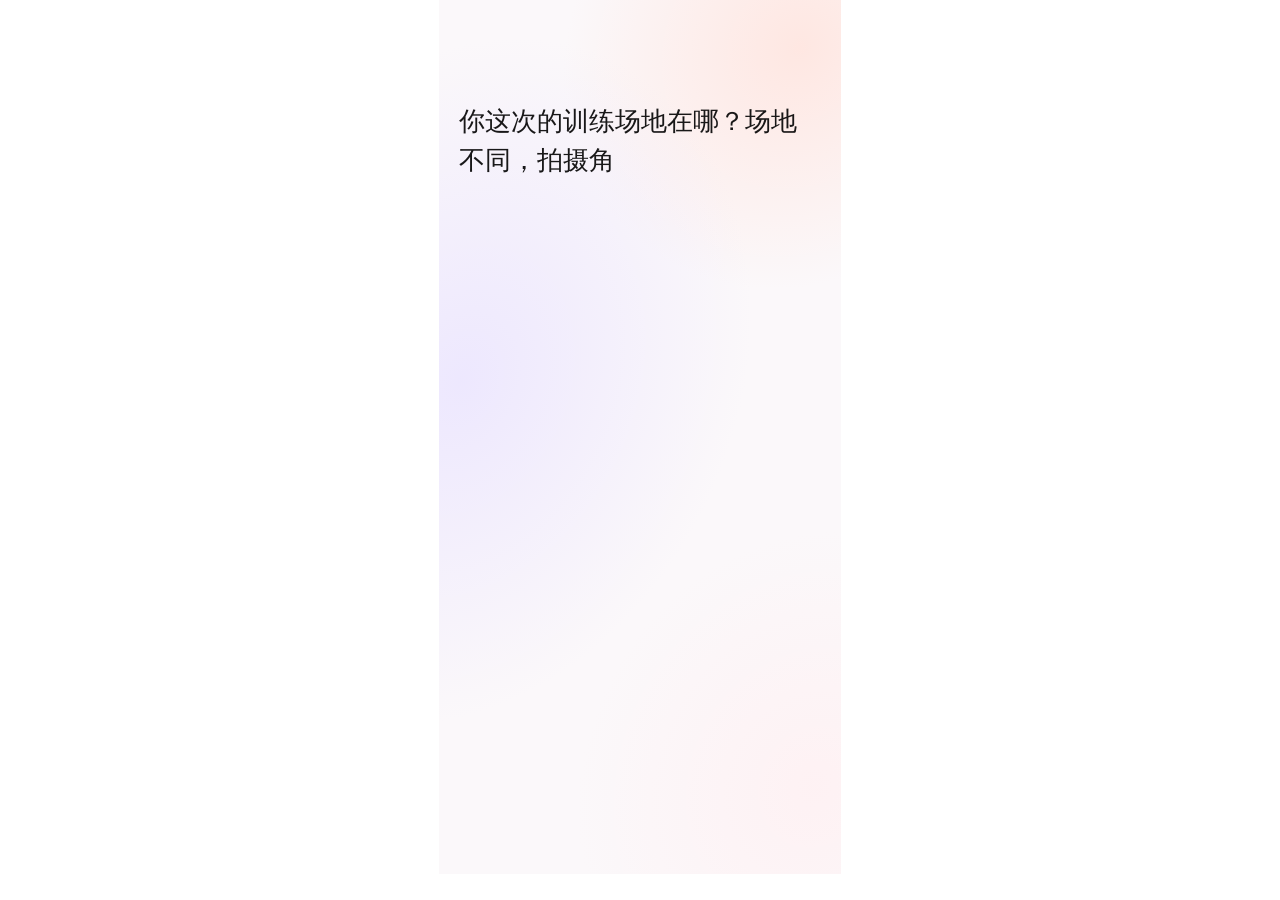
<file: pages/collect-court.html>
<!doctype html>
<html lang="zh-CN">
  <head>
    <meta charset="utf-8" />
    <meta name="viewport" content="width=device-width, initial-scale=1" />
    <meta name="robots" content="noindex,nofollow" />
    <title>ambient-warm-light 10</title>
    <style>
      [data-node-id="97:14737"], [data-node-id="97:14742"] { visibility: hidden; }
      html {
        margin: 0;
        width: 100%;
      }
      *, *::before, *::after {
        box-sizing: border-box;
      }
      body {
        margin: 0;
        width: 100%;
        min-width: 0;
        min-height: 100vh;
        overflow-x: hidden;
        background: #fff;
        font-family: -apple-system, "PingFang SC", "Segoe UI", sans-serif;
      }
      .raw-stage-frame {
        position: relative;
        overflow: hidden;
        margin: 0 auto;
        background: #fff;
      }
      .raw-stage {
        position: relative;
        width: 402px;
        height: 874px;
        transform-origin: top left;
      }
      img {
        display: block;
      }
    </style>
    <link rel="stylesheet" href="./shell-status-hidden.css" />
  </head>
  <body>
    <div class="raw-stage-frame" id="rawStageFrame">
      <div class="raw-stage" id="rawStage">
    <div data-node-id="97:14708" data-name="ambient-warm-light 10" style="position:absolute;left:0px;top:0px;padding:10px;width:402px;height:874px;background:rgba(251,248,250,1);border-radius:0px;overflow:hidden">
      <div data-node-id="97:14709" data-name="ambient-warm-light 9" style="position:absolute;left:0px;top:0px;width:402px;height:874px;border-radius:0px;overflow:hidden">
        <img data-node-id="97:14710" data-name="Vector" style="position:absolute;left:0px;top:0px;width:402px;height:874px;border-radius:0px" src="[data-uri]" />
        <img data-node-id="97:14711" data-name="Vector" style="position:absolute;left:0px;top:0px;width:402px;height:874px;border-radius:0px" src="[data-uri]" />
        <img data-node-id="97:14712" data-name="Vector" style="position:absolute;left:0px;top:0px;width:402px;height:874px;border-radius:0px" src="[data-uri]" />
        <img data-node-id="97:14713" data-name="Vector" style="position:absolute;left:0px;top:0px;width:402px;height:874px;border-radius:0px" src="[data-uri]" />
        <div data-node-id="97:14742" data-name="Frame 2147207917" style="position:absolute;left:16px;top:493px;display:flex;flex-direction:column;justify-content:flex-start;align-items:flex-start;row-gap:20px;padding:16px;width:370px;height:331px;background:rgba(255,255,255,1);border-radius:16px;box-shadow:0px 0px 10px 0px rgba(74,51,78,0.07)">
          <div data-node-id="97:14743" data-name="Frame 2147207923" style="position:relative;align-self:stretch;display:flex;flex-direction:column;justify-content:flex-start;align-items:flex-start;row-gap:16px;width:338px;height:228px;flex-shrink:0;border-radius:0px">
            <div data-node-id="97:14744" data-name="Frame 2147207914" style="position:relative;align-self:stretch;display:flex;flex-direction:row;justify-content:space-between;align-items:center;column-gap:197px;width:338px;height:23px;flex-shrink:0;border-radius:0px">
              <div data-node-id="97:14745" data-name="Title" style="position:relative;width:60px;height:23px;flex-shrink:0;color:rgba(0,0,0,0.9);font-family:'PingFang SC';font-weight:500;font-size:15px;line-height:150%;white-space:nowrap">训练场地</div>
              <div data-node-id="97:14746" data-name="Title" style="position:relative;width:26px;height:23px;flex-shrink:0;color:rgba(0,0,0,0.3);font-family:'PingFang SC';font-weight:500;font-size:15px;line-height:150%;white-space:nowrap">2/3</div>
            </div>
            <div data-node-id="97:14747" data-name="Frame 2147207918" style="position:relative;align-self:stretch;display:flex;flex-direction:column;justify-content:flex-start;align-items:flex-start;row-gap:12px;width:338px;height:189px;flex-shrink:0;border-radius:0px">
              <div data-node-id="97:14748" data-name="Frame 2147207915" style="position:relative;align-self:stretch;display:flex;flex-direction:row;justify-content:space-between;align-items:center;column-gap:197px;padding:16px 20px 16px 16px;width:338px;height:55px;flex-shrink:0;background:rgba(0,0,0,0.03);border-radius:6px">
                <div data-node-id="97:14749" data-name="Frame 2147207920" style="position:relative;display:flex;flex-direction:row;justify-content:flex-start;align-items:center;column-gap:4px;width:77px;height:23px;flex-shrink:0;border-radius:0px">
                  <div data-node-id="97:14750" data-name="Title" style="position:relative;width:28px;height:23px;flex-shrink:0;color:rgba(0,0,0,0.9);font-family:'PingFang SC';font-weight:500;font-size:15px;line-height:150%;white-space:nowrap">3X3</div>
                  <div data-node-id="97:14751" data-name="Title" style="position:relative;width:45px;height:23px;flex-shrink:0;color:rgba(0,0,0,0.9);font-family:'PingFang SC';font-weight:500;font-size:15px;line-height:150%;white-space:nowrap">标准场</div>
                </div>
                <img data-node-id="97:14772" data-name="Vector (Stroke)" style="position:relative;width:17px;height:17px;flex-shrink:0;border-radius:0px" src="[data-uri]" />
              </div>
              <div data-node-id="97:14755" data-name="Frame 2147207917" style="position:relative;align-self:stretch;display:flex;flex-direction:row;justify-content:space-between;align-items:center;column-gap:197px;padding:16px 20px 16px 16px;width:338px;height:55px;flex-shrink:0;background:rgba(0,0,0,0.03);border-radius:6px">
                <div data-node-id="97:14756" data-name="Frame 2147207920" style="position:relative;display:flex;flex-direction:row;justify-content:flex-start;align-items:center;column-gap:4px;width:81px;height:23px;flex-shrink:0;border-radius:0px">
                  <div data-node-id="97:14757" data-name="Title" style="position:relative;width:32px;height:23px;flex-shrink:0;color:rgba(0,0,0,0.9);font-family:'PingFang SC';font-weight:500;font-size:15px;line-height:150%;white-space:nowrap">NBA</div>
                  <div data-node-id="97:14758" data-name="Title" style="position:relative;width:45px;height:23px;flex-shrink:0;color:rgba(0,0,0,0.9);font-family:'PingFang SC';font-weight:500;font-size:15px;line-height:150%;white-space:nowrap">标准场</div>
                </div>
                <img data-node-id="97:14773" data-name="Vector (Stroke)" style="position:relative;width:17px;height:17px;flex-shrink:0;border-radius:0px" src="[data-uri]" />
              </div>
              <div data-node-id="97:14761" data-name="Frame 2147207916" style="position:relative;align-self:stretch;display:flex;flex-direction:row;justify-content:space-between;align-items:center;column-gap:197px;padding:16px 20px 16px 16px;width:338px;height:55px;flex-shrink:0;background:rgba(0,0,0,0.03);border-radius:6px">
                <div data-node-id="97:14762" data-name="Frame 2147207920" style="position:relative;display:flex;flex-direction:row;justify-content:flex-start;align-items:center;column-gap:4px;width:81px;height:23px;flex-shrink:0;border-radius:0px">
                  <div data-node-id="97:14763" data-name="Title" style="position:relative;width:32px;height:23px;flex-shrink:0;color:rgba(0,0,0,0.9);font-family:'PingFang SC';font-weight:500;font-size:15px;line-height:150%;white-space:nowrap">FIFA</div>
                  <div data-node-id="97:14764" data-name="Title" style="position:relative;width:45px;height:23px;flex-shrink:0;color:rgba(0,0,0,0.9);font-family:'PingFang SC';font-weight:500;font-size:15px;line-height:150%;white-space:nowrap">标准场</div>
                </div>
                <img data-node-id="97:14774" data-name="Vector (Stroke)" style="position:relative;width:17px;height:17px;flex-shrink:0;border-radius:0px" src="[data-uri]" />
              </div>
            </div>
          </div>
          <div data-node-id="97:14767" data-name="Frame 2147207921" style="position:relative;align-self:stretch;display:flex;flex-direction:row;justify-content:flex-start;align-items:flex-start;column-gap:16px;width:338px;height:48px;flex-shrink:0;border-radius:0px">
            <div data-node-id="97:14768" data-name="Frame 2147207905" style="position:relative;display:flex;flex-direction:row;justify-content:center;align-items:center;column-gap:10px;padding:12px 0px;width:106px;height:48px;flex-shrink:0;background:rgba(0,0,0,0.03);border-radius:32px">
              <div data-node-id="97:14769" data-name="Title" style="position:relative;width:51px;height:24px;flex-shrink:0;color:rgba(0,0,0,0.9);font-family:'PingFang SC';font-weight:500;font-size:17px;text-align:center;white-space:nowrap">上一步</div>
            </div>
            <div data-node-id="97:14770" data-name="Frame 2147207919" style="position:relative;display:flex;flex-direction:row;justify-content:center;align-items:center;column-gap:10px;padding:12px 0px;width:216px;height:48px;flex-grow:1;background:rgba(68,41,48,0.9);border-radius:32px">
              <div data-node-id="97:14771" data-name="Title" style="position:relative;width:51px;height:24px;flex-shrink:0;color:rgba(255,255,255,1);font-family:'PingFang SC';font-weight:500;font-size:17px;text-align:center;white-space:nowrap">下一步</div>
            </div>
          </div>
        </div>
      </div>
      <div data-node-id="97:14728" data-name="Left Side" style="position:absolute;left:27px;top:20px;display:flex;flex-direction:column;justify-content:flex-start;align-items:flex-start;row-gap:10px;width:54px;height:21px;border-radius:0px">
        <div data-node-id="97:14729" data-name="_StatusBar-time" data-component-name="Dark Mode=False, Type=Default" style="position:relative;align-self:stretch;width:54px;height:21px;flex-shrink:0;border-radius:24px">
          <div data-node-id="I97:14729;839:7100" data-name="✏️ Time" style="position:absolute;left:0px;top:1px;width:54px;height:20px;color:rgba(0,0,0,0.9);font-family:'SF Pro Text';font-weight:600;font-size:17px;line-height:22px;letter-spacing:-0.41px;text-align:center;white-space:pre-wrap;overflow-wrap:break-word">9:41</div>
        </div>
      </div>
      <div data-node-id="97:14730" data-name="Right Side" style="position:absolute;left:298.6px;top:24px;display:flex;flex-direction:row;justify-content:flex-start;align-items:flex-end;column-gap:7px;width:76.4px;height:13px;border-radius:0px">
        <img data-node-id="97:14731" data-name="Icon / Mobile Signal" style="position:relative;width:18px;height:12px;flex-shrink:0;border-radius:0px" src="[data-uri]" />
        <img data-node-id="97:14732" data-name="Wifi" style="position:relative;width:17px;height:11.83px;flex-shrink:0;border-radius:0px" src="[data-uri]" />
        <img data-node-id="97:14736" data-name="_StatusBar-battery" data-component-name="Dark Mode=False, Charge=100%, Charging=False" style="position:relative;width:27.4px;height:13px;flex-shrink:0;border-radius:0px" src="[data-uri]" />
      </div>
      <div data-node-id="97:14737" data-name="Title" style="position:absolute;left:20px;top:101.5px;width:362px;height:78px;color:rgba(0,0,0,0.9);font-family:'PingFang SC';font-weight:500;font-size:26px;line-height:150%;white-space:pre-wrap;overflow-wrap:break-word">你这次的训练场地在哪？场地不同，拍摄角度也不同。</div>
    </div>
      </div>
    </div>
    <script>
      (() => {
        const button = document.querySelector('[data-node-id="97:14770"]');
        const card = document.querySelector('[data-node-id="97:14742"]');
        const message = document.querySelector('[data-node-id="97:14737"]');
        let leaving = false;
        button.setAttribute('role', 'button');
        button.tabIndex = 0;
        button.style.cursor = 'pointer';
        async function next() {
          if (leaving) return;
          leaving = true;
          button.setAttribute('aria-disabled', 'true');
          card.inert = true;
          card.getAnimations().forEach(animation => animation.finish());
          if (!matchMedia('(prefers-reduced-motion: reduce)').matches) {
            await Promise.all([
              message.animate([{transform:'translateY(0)',opacity:1},
                {transform:'translateY(-24px)',opacity:0}],
                {duration:220,easing:'cubic-bezier(0.3,0,1,1)',fill:'forwards'}).finished,
              card.animate([{transform:'translateY(0)',opacity:1},
                {transform:'translateY(48px)',opacity:0}],
                {duration:280,easing:'cubic-bezier(0.3,0,1,1)',fill:'forwards'}).finished
            ]);
          }
          if (window.parent !== window) {
            window.parent.postMessage({namespace:'qiuchiu-flow',type:'navigate',target:'spot'},'*');
          } else {
            location.href = './collect-spot.html';
          }
        }
        button.addEventListener('click', next);
        button.addEventListener('keydown', event => {
          if (event.key === 'Enter' || event.key === ' ') {
            event.preventDefault(); next();
          }
        });
        const previousButton = document.querySelector('[data-node-id="97:14768"]');
        previousButton.setAttribute('role','button');
        previousButton.tabIndex = 0;
        previousButton.style.cursor = 'pointer';
        const previous = () => {
          if (window.parent !== window) {
            window.parent.postMessage({namespace:'qiuchiu-flow',type:'back'},'*');
          } else {
            location.href = './collect-hand.html';
          }
        };
        previousButton.addEventListener('click',previous);
        previousButton.addEventListener('keydown',event=>{
          if(event.key === 'Enter' || event.key === ' '){event.preventDefault();previous();}
        });
      })();
      (() => {
        const options = ['97:14748','97:14755','97:14761'].map(id =>
          document.querySelector('[data-node-id="'+id+'"]'));
        const labels = ['3X3 标准场','NBA 标准场','FIFA 标准场'];
        const selectedIcon = options[0].querySelector('img').src;
        const unselectedIcon = options[1].querySelector('img').src;
        const group = document.querySelector('[data-node-id="97:14747"]');
        group.setAttribute('role','radiogroup');
        group.setAttribute('aria-label','训练场地');
        function select(index, notify = true) {
          options.forEach((option,optionIndex) => {
            const selected = optionIndex === index;
            option.setAttribute('aria-checked',String(selected));
            option.tabIndex = selected ? 0 : -1;
            option.querySelector('img').src = selected ? selectedIcon : unselectedIcon;
          });
          group.dataset.value = labels[index];
          if (notify && window.parent !== window) {
            window.parent.postMessage({
              namespace:'qiuchiu-flow',
              type:'state',
              state:{venue:labels[index]}
            },'*');
          }
        }
        options.forEach((option,index) => {
          option.setAttribute('role','radio');
          option.setAttribute('aria-label',labels[index]);
          option.style.cursor = 'pointer';
          option.addEventListener('click',()=>select(index));
          option.addEventListener('keydown',event=>{
            if(event.key === 'Enter' || event.key === ' '){
              event.preventDefault();
              select(index);
            }
          });
        });
        // Keep the visual default local; the shell hydrates the latest choice
        // immediately after this page loads.
        select(1, false);
        window.addEventListener('message', event => {
          if (window.parent !== window && event.source !== window.parent) return;
          const message = event.data;
          if (!message || message.namespace !== 'qiuchiu-flow' || message.type !== 'hydrate') return;
          const venue = message.state && message.state.venue;
          const index = labels.indexOf(venue);
          if (index >= 0) select(index, false);
        });
      })();
      (async () => {
        const message = document.querySelector('[data-node-id="97:14737"]');
        const card = document.querySelector('[data-node-id="97:14742"]');
        const fullText = message.textContent;
        if (matchMedia('(prefers-reduced-motion: reduce)').matches) {
          message.style.visibility = card.style.visibility = 'visible';
          return;
        }
        message.setAttribute('aria-label', fullText);
        const text = document.createElement('span');
        text.setAttribute('aria-hidden', 'true');
        message.replaceChildren(text);
        message.style.visibility = 'visible';
        const characters = Array.from(fullText);
        const startAt = performance.now() + 80;
        await new Promise(resolve => {
          function tick(now) {
            const count = Math.min(characters.length, Math.max(0,
              Math.floor((now - startAt) / 50) + 1));
            text.textContent = characters.slice(0, count).join('');
            if (count < characters.length) requestAnimationFrame(tick);
            else resolve();
          }
          requestAnimationFrame(tick);
        });
        await new Promise(resolve => setTimeout(resolve, 100));
        card.style.visibility = 'visible';
        await card.animate([
          {transform:'translateY(48px)',opacity:0,offset:0},
          {transform:'translateY(-3px)',opacity:1,offset:0.78},
          {transform:'translateY(0)',opacity:1,offset:1}
        ], {duration:380,easing:'cubic-bezier(0.2,0,0,1)'}).finished;
      })();
      (function () {
        var DESIGN_W = 402;
        var DESIGN_H = 874;
        var stage = document.getElementById("rawStage");
        var frame = document.getElementById("rawStageFrame");
        function applyScale() {
          var viewportW = Math.max(document.documentElement.clientWidth || 0, window.innerWidth || 0);
          var fillViewport = DESIGN_W >= 960;
          var k = fillViewport ? viewportW / DESIGN_W : Math.min((viewportW - 32) / DESIGN_W, 1);
          if (!(k > 0)) { k = 1; }
          stage.style.transform = "scale(" + k + ")";
          frame.style.width = DESIGN_W * k + "px";
          frame.style.height = DESIGN_H * k + "px";
        }
        window.addEventListener("resize", applyScale);
        applyScale();
      })();
    </script>
  </body>
</html>
</file>
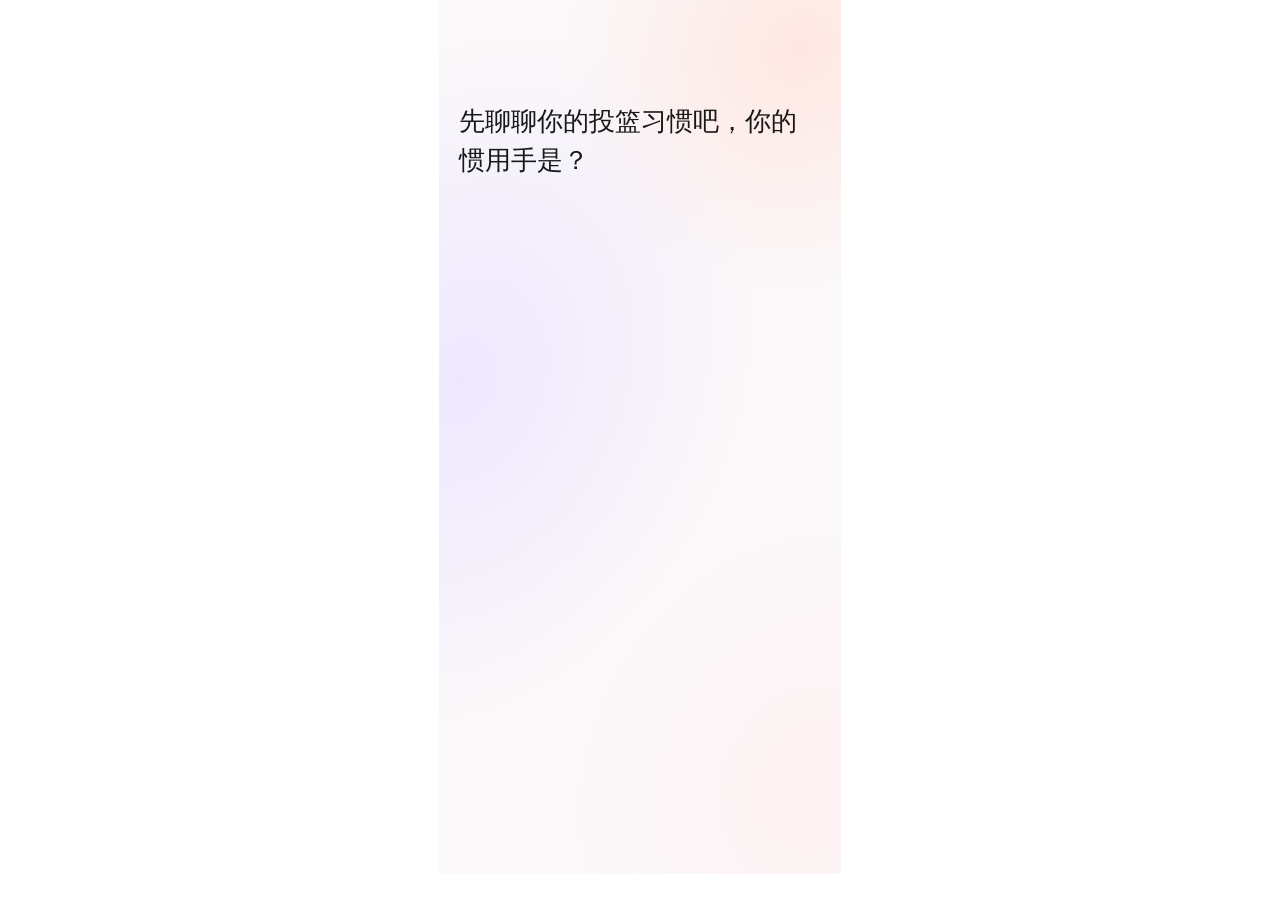
<file: pages/collect-hand.html>
<!doctype html>
<html lang="zh-CN">
  <head>
    <meta charset="utf-8" />
    <meta name="viewport" content="width=device-width, initial-scale=1" />
    <meta name="robots" content="noindex,nofollow" />
    <title>ambient-warm-light 8</title>
    <style>
      [data-node-id="93:14536"], [data-node-id="96:14626"] { visibility: hidden; }
      html {
        margin: 0;
        width: 100%;
      }
      *, *::before, *::after {
        box-sizing: border-box;
      }
      body {
        margin: 0;
        width: 100%;
        min-width: 0;
        min-height: 100vh;
        overflow-x: hidden;
        background: #fff;
        font-family: -apple-system, "PingFang SC", "Segoe UI", sans-serif;
      }
      .raw-stage-frame {
        position: relative;
        overflow: hidden;
        margin: 0 auto;
        background: #fff;
      }
      .raw-stage {
        position: relative;
        width: 402px;
        height: 874px;
        transform-origin: top left;
      }
      img {
        display: block;
      }
    </style>
    <link rel="stylesheet" href="./shell-status-hidden.css" />
  </head>
  <body>
    <div class="raw-stage-frame" id="rawStageFrame">
      <div class="raw-stage" id="rawStage">
    <div data-node-id="93:14597" data-name="ambient-warm-light 8" style="position:absolute;left:0px;top:0px;padding:10px;width:402px;height:874px;background:rgba(251,248,250,1);border-radius:0px;overflow:hidden">
      <div data-node-id="93:14620" data-name="ambient-warm-light 9" style="position:absolute;left:0px;top:0px;width:402px;height:874px;border-radius:0px;overflow:hidden">
        <img data-node-id="93:14621" data-name="Vector" style="position:absolute;left:0px;top:0px;width:402px;height:874px;border-radius:0px" src="[data-uri]" />
        <img data-node-id="93:14622" data-name="Vector" style="position:absolute;left:0px;top:0px;width:402px;height:874px;border-radius:0px" src="[data-uri]" />
        <img data-node-id="93:14623" data-name="Vector" style="position:absolute;left:0px;top:0px;width:402px;height:874px;border-radius:0px" src="[data-uri]" />
        <img data-node-id="93:14624" data-name="Vector" style="position:absolute;left:0px;top:0px;width:402px;height:874px;border-radius:0px" src="[data-uri]" />
        <div data-node-id="96:14626" data-name="Frame 2147207917" style="position:absolute;left:16px;top:561px;display:flex;flex-direction:column;justify-content:flex-start;align-items:flex-start;row-gap:20px;padding:16px;width:370px;height:263px;background:rgba(255,255,255,1);border-radius:16px;box-shadow:0px 0px 10px 0px rgba(74,51,78,0.07)">
          <div data-node-id="96:14627" data-name="Frame 2147207922" style="position:relative;align-self:stretch;display:flex;flex-direction:column;justify-content:flex-start;align-items:flex-start;row-gap:16px;width:338px;height:161px;flex-shrink:0;border-radius:0px">
            <div data-node-id="96:14628" data-name="Frame 2147207914" style="position:relative;align-self:stretch;display:flex;flex-direction:row;justify-content:space-between;align-items:center;column-gap:197px;width:338px;height:23px;flex-shrink:0;border-radius:0px">
              <div data-node-id="96:14629" data-name="Title" style="position:relative;width:45px;height:23px;flex-shrink:0;color:rgba(0,0,0,0.9);font-family:'PingFang SC';font-weight:500;font-size:15px;line-height:150%;white-space:nowrap">惯用手</div>
              <div data-node-id="96:14630" data-name="Title" style="position:relative;width:23px;height:23px;flex-shrink:0;color:rgba(0,0,0,0.3);font-family:'PingFang SC';font-weight:500;font-size:15px;line-height:150%;white-space:nowrap">1/3</div>
            </div>
            <div data-node-id="96:14631" data-name="Frame 2147207918" style="position:relative;align-self:stretch;display:flex;flex-direction:column;justify-content:flex-start;align-items:flex-start;row-gap:12px;width:338px;height:122px;flex-shrink:0;border-radius:0px">
              <div data-node-id="96:14632" data-name="Frame 2147207915" style="position:relative;align-self:stretch;display:flex;flex-direction:row;justify-content:space-between;align-items:center;column-gap:197px;padding:16px 20px 16px 16px;width:338px;height:55px;flex-shrink:0;background:rgba(0,0,0,0.03);border-radius:6px">
                <div data-node-id="96:14633" data-name="Title" style="position:relative;width:30px;height:23px;flex-shrink:0;color:rgba(0,0,0,0.9);font-family:'PingFang SC';font-weight:500;font-size:15px;line-height:150%;white-space:nowrap">左手</div>
                <img data-node-id="96:14657" data-name="Vector (Stroke)" style="position:relative;width:17px;height:17px;flex-shrink:0;border-radius:0px" src="[data-uri]" />
              </div>
              <div data-node-id="96:14637" data-name="Frame 2147207916" style="position:relative;align-self:stretch;display:flex;flex-direction:row;justify-content:space-between;align-items:center;column-gap:197px;padding:16px 20px 16px 16px;width:338px;height:55px;flex-shrink:0;background:rgba(0,0,0,0.03);border-radius:6px">
                <div data-node-id="96:14638" data-name="Title" style="position:relative;width:30px;height:23px;flex-shrink:0;color:rgba(0,0,0,0.9);font-family:'PingFang SC';font-weight:500;font-size:15px;line-height:150%;white-space:nowrap">右手</div>
                <img data-node-id="96:14658" data-name="Vector (Stroke)" style="position:relative;width:17px;height:17px;flex-shrink:0;border-radius:0px" src="[data-uri]" />
              </div>
            </div>
          </div>
          <div data-node-id="96:14641" data-name="Frame 2147207905" style="position:relative;align-self:stretch;display:flex;flex-direction:row;justify-content:center;align-items:center;column-gap:10px;padding:12px 0px;width:338px;height:48px;flex-shrink:0;background:rgba(68,41,48,0.9);border-radius:32px">
            <div data-node-id="96:14642" data-name="Title" style="position:relative;width:51px;height:24px;flex-shrink:0;color:rgba(255,255,255,1);font-family:'PingFang SC';font-weight:500;font-size:17px;text-align:center;white-space:nowrap">下一步</div>
          </div>
        </div>
      </div>
      <div data-node-id="93:14526" data-name="Left Side" style="position:absolute;left:27px;top:20px;width:54px;height:21px">
        <div data-node-id="93:14527" data-name="_StatusBar-time" data-component-name="Dark Mode=False, Type=Default" style="position:absolute;left:0px;top:0px;width:54px;height:21px;border-radius:24px">
          <div data-node-id="I93:14527;839:7100" data-name="✏️ Time" style="position:absolute;left:0px;top:1px;width:54px;height:20px;color:rgba(0,0,0,0.9);font-family:'SF Pro Text';font-weight:600;font-size:17px;line-height:22px;letter-spacing:-0.41px;text-align:center;white-space:pre-wrap;overflow-wrap:break-word">9:41</div>
        </div>
      </div>
      <div data-node-id="93:14528" data-name="Right Side" style="position:absolute;left:298.6px;top:24px;width:76.4px;height:13px">
        <img data-node-id="93:14534" data-name="Icon / Mobile Signal" style="position:absolute;left:0px;top:1px;width:18px;height:12px;border-radius:0px" src="[data-uri]" />
        <img data-node-id="93:14530" data-name="Wifi" style="position:absolute;left:25px;top:1.17px;width:17px;height:11.83px;border-radius:0px" src="[data-uri]" />
        <img data-node-id="93:14529" data-name="_StatusBar-battery" data-component-name="Dark Mode=False, Charge=100%, Charging=False" style="position:absolute;left:49px;top:0px;width:27.4px;height:13px;border-radius:0px" src="[data-uri]" />
      </div>
      <div data-node-id="93:14536" data-name="Title" style="position:absolute;left:20px;top:101.5px;width:362px;height:78px;color:rgba(0,0,0,0.9);font-family:'PingFang SC';font-weight:500;font-size:26px;line-height:150%;white-space:pre-wrap;overflow-wrap:break-word">先聊聊你的投篮习惯吧，你的惯用手是？</div>
    </div>
      </div>
    </div>
    <script>
      (() => {
        const button = document.querySelector('[data-node-id="96:14641"]');
        const card = document.querySelector('[data-node-id="96:14626"]');
        const message = document.querySelector('[data-node-id="93:14536"]');
        let leaving = false;
        button.setAttribute('role', 'button');
        button.tabIndex = 0;
        button.style.cursor = 'pointer';
        async function next() {
          if (leaving) return;
          leaving = true;
          button.setAttribute('aria-disabled', 'true');
          card.inert = true;
          // Finish any entrance before starting the coordinated exit.
          card.getAnimations().forEach(animation => animation.finish());
          if (!matchMedia('(prefers-reduced-motion: reduce)').matches) {
            await Promise.all([
              message.animate([{transform:'translateY(0)',opacity:1},
                {transform:'translateY(-24px)',opacity:0}],
                {duration:220,easing:'cubic-bezier(0.3,0,1,1)',fill:'forwards'}).finished,
              card.animate([{transform:'translateY(0)',opacity:1},
                {transform:'translateY(48px)',opacity:0}],
                {duration:280,easing:'cubic-bezier(0.3,0,1,1)',fill:'forwards'}).finished
            ]);
          }
          if (window.parent !== window) {
            window.parent.postMessage({namespace:'qiuchiu-flow',type:'navigate',target:'court'},'*');
          } else {
            location.href = './collect-court.html';
          }
        }
        button.addEventListener('click', next);
        button.addEventListener('keydown', event => {
          if (event.key === 'Enter' || event.key === ' ') {
            event.preventDefault(); next();
          }
        });
      })();
      (() => {
        const group = document.querySelector('[data-node-id="96:14631"]');
        const options = ['96:14632', '96:14637'].map(id =>
          document.querySelector(`[data-node-id="${id}"]`));
        const selectedIcon = options[0].querySelector('img').src;
        const unselectedIcon = options[1].querySelector('img').src;
        group.setAttribute('role', 'radiogroup');
        group.setAttribute('aria-label', '惯用手');
        function select(index, notify = true) {
          options.forEach((option, i) => {
            option.setAttribute('aria-checked', String(i === index));
            option.tabIndex = i === index ? 0 : -1;
            option.querySelector('img').src = i === index ? selectedIcon : unselectedIcon;
          });
          group.dataset.value = index === 0 ? 'left' : 'right';
          if (notify && window.parent !== window) {
            window.parent.postMessage({
              namespace:'qiuchiu-flow',
              type:'state',
              state:{hand:index === 0 ? '左手' : '右手'}
            },'*');
          }
        }
        options.forEach((option, index) => {
          option.setAttribute('role', 'radio');
          option.setAttribute('aria-label', index === 0 ? '左手' : '右手');
          option.style.cursor = 'pointer';
          option.querySelector('img').setAttribute('aria-hidden', 'true');
          option.addEventListener('click', () => select(index));
          option.addEventListener('keydown', event => {
            if ([' ', 'Enter', 'ArrowUp', 'ArrowDown', 'ArrowLeft', 'ArrowRight'].includes(event.key)) {
              event.preventDefault();
              const next = event.key.startsWith('Arrow') ? 1 - index : index;
              select(next);
              options[next].focus();
            }
          });
        });
        // Keep the visual default local; the shell hydrates the latest choice
        // immediately after this page loads.
        select(0, false);
        window.addEventListener('message', event => {
          if (window.parent !== window && event.source !== window.parent) return;
          const message = event.data;
          if (!message || message.namespace !== 'qiuchiu-flow' || message.type !== 'hydrate') return;
          const hand = message.state && message.state.hand;
          if (hand === '左手' || hand === '右手') select(hand === '右手' ? 1 : 0, false);
        });
      })();
      (async () => {
        const message = document.querySelector('[data-node-id="93:14536"]');
        const card = document.querySelector('[data-node-id="96:14626"]');
        const fullText = message.textContent;
        const reducedMotion = window.matchMedia('(prefers-reduced-motion: reduce)').matches;
        if (reducedMotion) {
          message.style.visibility = card.style.visibility = 'visible';
          return;
        }
        message.setAttribute('aria-label', fullText);
        const text = document.createElement('span');
        text.setAttribute('aria-hidden', 'true');
        message.replaceChildren(text);
        message.style.visibility = 'visible';
        const characters = Array.from(fullText);
        const startAt = performance.now() + 80;
        await new Promise(resolve => {
          function tick(now) {
            const count = Math.min(characters.length, Math.max(0,
              Math.floor((now - startAt) / 50) + 1));
            text.textContent = characters.slice(0, count).join('');
            if (count < characters.length) requestAnimationFrame(tick);
            else resolve();
          }
          requestAnimationFrame(tick);
        });
        await new Promise(resolve => setTimeout(resolve, 100));
        card.style.visibility = 'visible';
        await card.animate([
          {transform: 'translateY(48px)', opacity: 0, offset: 0},
          {transform: 'translateY(-3px)', opacity: 1, offset: 0.78},
          {transform: 'translateY(0)', opacity: 1, offset: 1}
        ], {duration: 380, easing: 'cubic-bezier(0.2,0,0,1)'}).finished;
      })();
      (function () {
        var DESIGN_W = 402;
        var DESIGN_H = 874;
        var stage = document.getElementById("rawStage");
        var frame = document.getElementById("rawStageFrame");
        function applyScale() {
          var viewportW = Math.max(document.documentElement.clientWidth || 0, window.innerWidth || 0);
          var fillViewport = DESIGN_W >= 960;
          var k = fillViewport ? viewportW / DESIGN_W : Math.min((viewportW - 32) / DESIGN_W, 1);
          if (!(k > 0)) { k = 1; }
          stage.style.transform = "scale(" + k + ")";
          frame.style.width = DESIGN_W * k + "px";
          frame.style.height = DESIGN_H * k + "px";
        }
        window.addEventListener("resize", applyScale);
        applyScale();
      })();
    </script>
  </body>
</html>
</file>
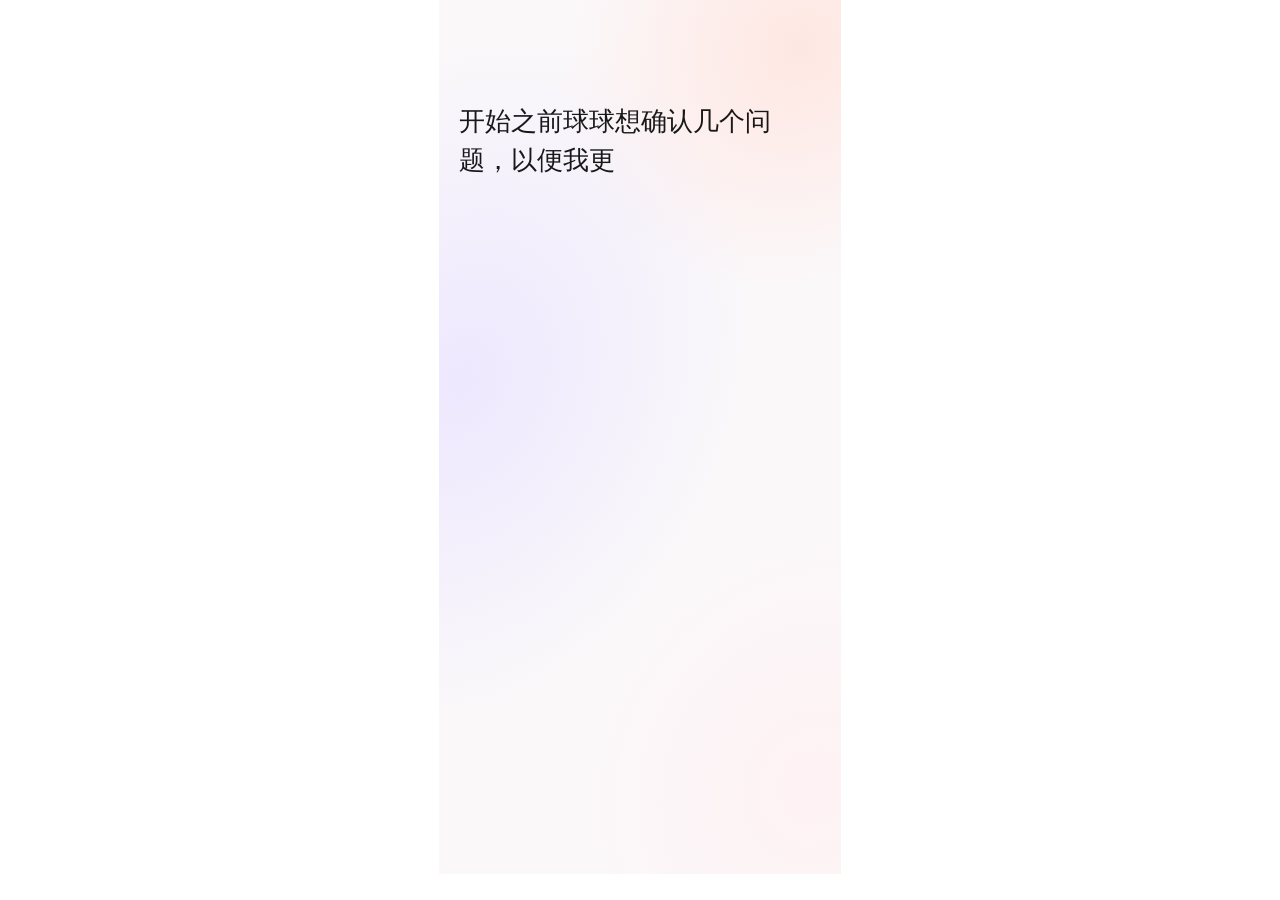
<file: pages/collect-intro.html>
<!doctype html>
<html lang="zh-CN">
  <head>
    <meta charset="utf-8" />
    <meta name="viewport" content="width=device-width, initial-scale=1" />
    <meta name="robots" content="noindex,nofollow" />
    <title>训练信息采集</title>
    <style>
      html {
        margin: 0;
        width: 100%;
      }
      *, *::before, *::after {
        box-sizing: border-box;
      }
      body {
        margin: 0;
        width: 100%;
        min-width: 0;
        min-height: 100vh;
        overflow-x: hidden;
        background: #fff;
        font-family: -apple-system, "PingFang SC", "Segoe UI", sans-serif;
      }
      .raw-stage-frame {
        position: relative;
        overflow: hidden;
        margin: 0 auto;
        background: #fff;
      }
      .raw-stage {
        position: relative;
        width: 402px;
        height: 874px;
        transform-origin: top left;
      }
      img {
        display: block;
      }
    </style>
    <link rel="stylesheet" href="./shell-status-hidden.css" />
  </head>
  <body>
    <div class="raw-stage-frame" id="rawStageFrame">
      <div class="raw-stage" id="rawStage">
    <div data-node-id="93:14597" data-name="ambient-warm-light 8" style="position:absolute;left:0px;top:0px;padding:10px;width:402px;height:874px;background:rgba(251,248,250,1);border-radius:0px;overflow:hidden">
      <div data-node-id="93:14620" data-name="ambient-warm-light 9" style="position:absolute;left:0px;top:0px;width:402px;height:874px;border-radius:0px;overflow:hidden">
        <img data-node-id="93:14621" data-name="Vector" style="position:absolute;left:0px;top:0px;width:402px;height:874px;border-radius:0px" src="[data-uri]" />
        <img data-node-id="93:14622" data-name="Vector" style="position:absolute;left:0px;top:0px;width:402px;height:874px;border-radius:0px" src="[data-uri]" />
        <img data-node-id="93:14623" data-name="Vector" style="position:absolute;left:0px;top:0px;width:402px;height:874px;border-radius:0px" src="[data-uri]" />
        <img data-node-id="93:14624" data-name="Vector" style="position:absolute;left:0px;top:0px;width:402px;height:874px;border-radius:0px" src="[data-uri]" />
      </div>
      <div data-node-id="93:14526" data-name="Left Side" style="position:absolute;left:27px;top:20px;width:54px;height:21px">
        <div data-node-id="93:14527" data-name="_StatusBar-time" data-component-name="Dark Mode=False, Type=Default" style="position:absolute;left:0px;top:0px;width:54px;height:21px;border-radius:24px">
          <div data-node-id="I93:14527;839:7100" data-name="✏️ Time" style="position:absolute;left:0px;top:1px;width:54px;height:20px;color:rgba(0,0,0,0.9);font-family:'SF Pro Text';font-weight:600;font-size:17px;line-height:22px;letter-spacing:-0.41px;text-align:center;white-space:pre-wrap;overflow-wrap:break-word">9:41</div>
        </div>
      </div>
      <div data-node-id="93:14528" data-name="Right Side" style="position:absolute;left:298.6px;top:24px;width:76.4px;height:13px">
        <img data-node-id="93:14534" data-name="Icon / Mobile Signal" style="position:absolute;left:0px;top:1px;width:18px;height:12px;border-radius:0px" src="[data-uri]" />
        <img data-node-id="93:14530" data-name="Wifi" style="position:absolute;left:25px;top:1.17px;width:17px;height:11.83px;border-radius:0px" src="[data-uri]" />
        <img data-node-id="93:14529" data-name="_StatusBar-battery" data-component-name="Dark Mode=False, Charge=100%, Charging=False" style="position:absolute;left:49px;top:0px;width:27.4px;height:13px;border-radius:0px" src="[data-uri]" />
      </div>
      <div data-node-id="93:14536" data-name="Title" style="position:absolute;left:20px;top:101.5px;width:362px;height:78px;color:rgba(0,0,0,0.9);font-family:'PingFang SC';font-weight:500;font-size:26px;line-height:150%;white-space:pre-wrap;overflow-wrap:break-word">开始之前球球想确认几个问题，以便我更好的分析。</div>
    </div>
      </div>
    </div>
    <script>
      (() => {
        const message = document.querySelector('[data-node-id="93:14536"]');
        const fullText = message.textContent;
        const reducedMotion = window.matchMedia('(prefers-reduced-motion: reduce)').matches;
        async function nextQuestion() {
          if (!reducedMotion) {
            await message.animate([{opacity: 1}, {opacity: 0}], {
              duration: 180, easing: 'cubic-bezier(0.3,0,1,1)', fill: 'forwards'
            }).finished;
          }
          if (window.parent !== window) {
            window.parent.postMessage({namespace:'qiuchiu-flow',type:'navigate',target:'hand'},'*');
          } else {
            window.location.replace('./collect-hand.html');
          }
        }
        if (reducedMotion) {
          window.setTimeout(nextQuestion, 2200);
          return;
        }
        message.setAttribute('aria-label', fullText);
        const text = document.createElement('span');
        text.setAttribute('aria-hidden', 'true');
        message.replaceChildren(text);
        const characters = Array.from(fullText);
        // Reference: approximately two characters per 100ms, without a caret.
        const characterInterval = 50;
        const startAt = performance.now() + 150;
        let visibleCount = 0;
        function typeNext(now) {
          const count = Math.min(characters.length, Math.max(0,
            Math.floor((now - startAt) / characterInterval) + 1));
          if (count !== visibleCount) {
            text.textContent = characters.slice(0, count).join('');
            visibleCount = count;
          }
          if (count < characters.length) requestAnimationFrame(typeNext);
          else window.setTimeout(nextQuestion, 1100);
        }
        requestAnimationFrame(typeNext);
      })();
      (function () {
        var DESIGN_W = 402;
        var DESIGN_H = 874;
        var stage = document.getElementById("rawStage");
        var frame = document.getElementById("rawStageFrame");
        function applyScale() {
          var viewportW = Math.max(document.documentElement.clientWidth || 0, window.innerWidth || 0);
          var fillViewport = DESIGN_W >= 960;
          var k = fillViewport ? viewportW / DESIGN_W : Math.min((viewportW - 32) / DESIGN_W, 1);
          if (!(k > 0)) { k = 1; }
          stage.style.transform = "scale(" + k + ")";
          frame.style.width = DESIGN_W * k + "px";
          frame.style.height = DESIGN_H * k + "px";
        }
        window.addEventListener("resize", applyScale);
        applyScale();
      })();
    </script>
  </body>
</html>
</file>
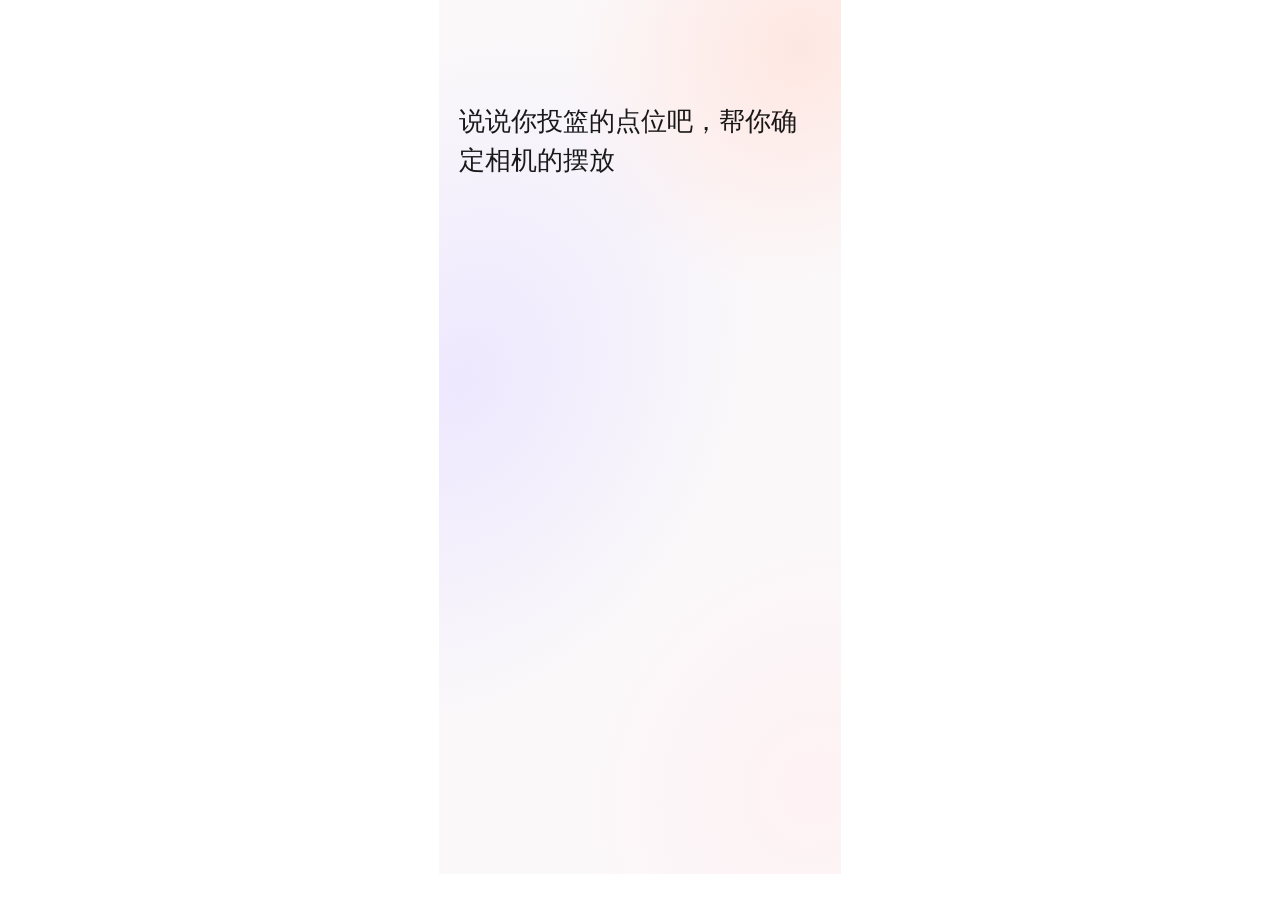
<file: pages/collect-spot.html>
<!doctype html>
<html lang="zh-CN">
  <head>
    <meta charset="utf-8" />
    <meta name="viewport" content="width=device-width, initial-scale=1" />
    <meta name="robots" content="noindex,nofollow" />
    <title>ambient-warm-light 12</title>
    <style>
      [data-node-id="98:14907"], [data-node-id="98:14908"],
      [data-node-id="98:14909"], [data-node-id="98:14923"],
      [data-node-id="98:14914"] { visibility: hidden; }
      [data-node-id="98:14892"][aria-disabled="true"] {
        background: #d4d0d5 !important;
        cursor: not-allowed;
      }
      .shot-hotspot { position:absolute; left:128px; top:132px; width:80px; height:80px;
        padding:0; border:0; border-radius:50%; background:transparent; cursor:pointer; z-index:2; }
      .shot-hotspot:focus-visible { outline:2px solid #583c59; outline-offset:2px; }
      [data-node-id="98:14862"], [data-node-id="98:14867"] { visibility: hidden; }
      html {
        margin: 0;
        width: 100%;
      }
      *, *::before, *::after {
        box-sizing: border-box;
      }
      body {
        margin: 0;
        width: 100%;
        min-width: 0;
        min-height: 100vh;
        overflow-x: hidden;
        background: #fff;
        font-family: -apple-system, "PingFang SC", "Segoe UI", sans-serif;
      }
      .raw-stage-frame {
        position: relative;
        overflow: hidden;
        margin: 0 auto;
        background: #fff;
      }
      .raw-stage {
        position: relative;
        width: 402px;
        height: 874px;
        transform-origin: top left;
      }
      img {
        display: block;
      }
    </style>
    <link rel="stylesheet" href="./shell-status-hidden.css" />
  </head>
  <body>
    <div class="raw-stage-frame" id="rawStageFrame">
      <div class="raw-stage" id="rawStage">
    <div data-node-id="98:14821" data-name="ambient-warm-light 12" style="position:absolute;left:0px;top:0px;padding:10px;width:402px;height:874px;background:rgba(251,248,250,1);border-radius:0px;overflow:hidden">
      <div data-node-id="98:14822" data-name="ambient-warm-light 9" style="position:absolute;left:0px;top:0px;width:402px;height:874px;border-radius:0px;overflow:hidden">
        <img data-node-id="98:14823" data-name="Vector" style="position:absolute;left:0px;top:0px;width:402px;height:874px;border-radius:0px" src="[data-uri]" />
        <img data-node-id="98:14824" data-name="Vector" style="position:absolute;left:0px;top:0px;width:402px;height:874px;border-radius:0px" src="[data-uri]" />
        <img data-node-id="98:14825" data-name="Vector" style="position:absolute;left:0px;top:0px;width:402px;height:874px;border-radius:0px" src="[data-uri]" />
        <img data-node-id="98:14826" data-name="Vector" style="position:absolute;left:0px;top:0px;width:402px;height:874px;border-radius:0px" src="[data-uri]" />
        <div data-node-id="98:14867" data-name="Frame 2147207917" style="position:absolute;left:16px;top:433px;display:flex;flex-direction:column;justify-content:flex-start;align-items:center;row-gap:20px;padding:16px;width:370px;height:391px;background:rgba(255,255,255,1);border-radius:16px;box-shadow:0px 0px 10px 0px rgba(74,51,78,0.07)">
          <div data-node-id="98:14868" data-name="Frame 2147207923" style="position:relative;align-self:stretch;display:flex;flex-direction:column;justify-content:flex-start;align-items:center;row-gap:16px;width:338px;height:291px;flex-shrink:0;border-radius:0px">
            <div data-node-id="98:14869" data-name="Frame 2147207914" style="position:relative;align-self:stretch;display:flex;flex-direction:row;justify-content:space-between;align-items:center;column-gap:197px;width:338px;height:23px;flex-shrink:0;border-radius:0px">
              <div data-node-id="98:14870" data-name="Title" style="position:relative;width:60px;height:23px;flex-shrink:0;color:rgba(0,0,0,0.9);font-family:'PingFang SC';font-weight:500;font-size:15px;line-height:150%;white-space:nowrap">投篮点位</div>
              <div data-node-id="98:14871" data-name="Title" style="position:relative;width:26px;height:23px;flex-shrink:0;color:rgba(0,0,0,0.3);font-family:'PingFang SC';font-weight:500;font-size:15px;line-height:150%;white-space:nowrap">3/3</div>
            </div>
            <div data-node-id="98:14899" data-name="Frame 2147207930" style="position:relative;display:flex;flex-direction:column;justify-content:flex-start;align-items:center;row-gap:8px;width:336px;height:252px;flex-shrink:0;border-radius:0px">
              <div data-node-id="98:14900" data-name="Frame 2147207927" style="position:relative;width:336px;height:221px;flex-shrink:0;border-radius:0px">
                <img data-node-id="98:14901" data-name="Vector" style="position:absolute;left:0px;top:0px;width:336px;height:221px;border-radius:0px" src="[data-uri]" />
                <img data-node-id="98:14902" data-name="Vector (Stroke)" style="position:absolute;left:56.96px;top:0px;width:222.08px;height:163.25px;border-radius:0px" src="[data-uri]" />
                <img data-node-id="98:14918" data-name="Vector (Stroke)" style="position:absolute;left:113.29px;top:0px;width:109.41px;height:114.25px;border-radius:0px" src="[data-uri]" />
                <img data-node-id="98:14919" data-name="Vector (Stroke)" style="position:absolute;left:116.36px;top:75.75px;width:103.28px;height:0.5px;border-radius:0px" src="[data-uri]" />
                <img data-node-id="98:14920" data-name="Vector (Stroke)" style="position:absolute;left:150.04px;top:27px;width:35.92px;height:4px;border-radius:0px" src="[data-uri]" />
                <img data-node-id="98:14923" data-name="Vector" style="position:absolute;left:133.95px;top:13.98px;width:161.48px;height:177.37px;opacity:0.5" src="[data-uri]" />
                <img data-node-id="98:14907" data-name="Vector" style="position:absolute;left:159.55px;top:163px;width:16.9px;height:18px;border-radius:0px" src="[data-uri]" />
                <img data-node-id="98:14908" data-name="Vector (Stroke)" style="position:absolute;left:159.55px;top:163px;width:16.9px;height:18px;border-radius:0px" src="[data-uri]" />
                <div data-node-id="98:14909" data-name="Frame 2147207930" style="position:absolute;left:286px;top:82px;width:33.8px;height:36px;border-radius:0px">
                  <img data-node-id="98:14910" data-name="Vector" style="position:absolute;left:0px;top:0px;width:33.8px;height:36px;border-radius:0px" src="[data-uri]" />
                  <img data-node-id="98:14911" data-name="Vector" style="position:absolute;left:9.39px;top:14px;width:15.02px;height:11px;border-radius:0px" src="[data-uri]" />
                  <img data-node-id="98:14912" data-name="Vector" style="position:absolute;left:13.61px;top:16px;width:6.57px;height:7px;border-radius:0px" src="[data-uri]" />
                  <img data-node-id="98:14913" data-name="Vector" style="position:absolute;left:12.21px;top:10px;width:9.39px;height:4px;border-radius:2px;outline:2px solid rgba(88,60,89,1);outline-offset:-2px" src="[data-uri]" />
                </div>
              </div>
              <div data-node-id="98:14914" data-name="Frame 2147207928" style="position:relative;display:flex;flex-direction:row;justify-content:center;align-items:center;column-gap:6px;width:136px;height:23px;flex-shrink:0;border-radius:0px">
                <div data-node-id="98:14915" data-name="Title" style="position:relative;width:90px;height:23px;flex-shrink:0;color:rgba(0,0,0,0.55);font-family:'PingFang SC';font-size:15px;line-height:150%;white-space:nowrap">建议拍摄距离</div>
                <div data-node-id="98:14916" data-name="Title" style="position:relative;width:40px;height:23px;flex-shrink:0;color:rgba(0,0,0,0.55);font-family:'PingFang SC';font-size:15px;line-height:150%;white-space:nowrap">3-5m</div>
              </div>
            </div>
          </div>
          <div data-node-id="98:14889" data-name="Frame 2147207921" style="position:relative;align-self:stretch;display:flex;flex-direction:row;justify-content:flex-start;align-items:flex-start;column-gap:16px;width:338px;height:48px;flex-shrink:0;border-radius:0px">
            <div data-node-id="98:14890" data-name="Frame 2147207905" style="position:relative;display:flex;flex-direction:row;justify-content:center;align-items:center;column-gap:10px;padding:12px 0px;width:106px;height:48px;flex-shrink:0;background:rgba(0,0,0,0.03);border-radius:32px">
              <div data-node-id="98:14891" data-name="Title" style="position:relative;width:51px;height:24px;flex-shrink:0;color:rgba(0,0,0,0.9);font-family:'PingFang SC';font-weight:500;font-size:17px;text-align:center;white-space:nowrap">上一步</div>
            </div>
            <div data-node-id="98:14892" data-name="Frame 2147207919" style="position:relative;display:flex;flex-direction:row;justify-content:center;align-items:center;column-gap:10px;padding:12px 0px;width:216px;height:48px;flex-grow:1;background:rgba(68,41,48,0.9);border-radius:32px">
              <div data-node-id="98:14893" data-name="Title" style="position:relative;width:51px;height:24px;flex-shrink:0;color:rgba(255,255,255,1);font-family:'PingFang SC';font-weight:500;font-size:17px;text-align:center;white-space:nowrap">下一步</div>
            </div>
          </div>
        </div>
      </div>
      <div data-node-id="98:14853" data-name="Left Side" style="position:absolute;left:27px;top:20px;display:flex;flex-direction:column;justify-content:flex-start;align-items:flex-start;row-gap:10px;width:54px;height:21px;border-radius:0px">
        <div data-node-id="98:14854" data-name="_StatusBar-time" data-component-name="Dark Mode=False, Type=Default" style="position:relative;align-self:stretch;width:54px;height:21px;flex-shrink:0;border-radius:24px">
          <div data-node-id="I98:14854;839:7100" data-name="✏️ Time" style="position:absolute;left:0px;top:1px;width:54px;height:20px;color:rgba(0,0,0,0.9);font-family:'SF Pro Text';font-weight:600;font-size:17px;line-height:22px;letter-spacing:-0.41px;text-align:center;white-space:pre-wrap;overflow-wrap:break-word">9:41</div>
        </div>
      </div>
      <div data-node-id="98:14855" data-name="Right Side" style="position:absolute;left:298.6px;top:24px;display:flex;flex-direction:row;justify-content:flex-start;align-items:flex-end;column-gap:7px;width:76.4px;height:13px;border-radius:0px">
        <img data-node-id="98:14856" data-name="Icon / Mobile Signal" style="position:relative;width:18px;height:12px;flex-shrink:0;border-radius:0px" src="[data-uri]" />
        <img data-node-id="98:14857" data-name="Wifi" style="position:relative;width:17px;height:11.83px;flex-shrink:0;border-radius:0px" src="[data-uri]" />
        <img data-node-id="98:14861" data-name="_StatusBar-battery" data-component-name="Dark Mode=False, Charge=100%, Charging=False" style="position:relative;width:27.4px;height:13px;flex-shrink:0;border-radius:0px" src="[data-uri]" />
      </div>
      <div data-node-id="98:14862" data-name="Title" style="position:absolute;left:20px;top:101.5px;width:362px;height:78px;color:rgba(0,0,0,0.9);font-family:'PingFang SC';font-weight:500;font-size:26px;line-height:150%;white-space:pre-wrap;overflow-wrap:break-word">说说你投篮的点位吧，帮你确定相机的摆放位置。</div>
    </div>
      </div>
    </div>
    <script>
      (() => {
        const node = id => document.querySelector(`[data-node-id="${id}"]`);
        const button = node('98:14892'), card = node('98:14867'), message = node('98:14862');
        let leaving = false;
        async function next() {
          if (leaving || button.getAttribute('aria-disabled') !== 'false') return;
          leaving = true;
          card.inert = true;
          button.setAttribute('aria-disabled', 'true');
          card.getAnimations().forEach(animation => animation.finish());
          if (!matchMedia('(prefers-reduced-motion: reduce)').matches) {
            await Promise.all([
              message.animate([{transform:'translateY(0)',opacity:1},
                {transform:'translateY(-24px)',opacity:0}],
                {duration:220,easing:'cubic-bezier(0.3,0,1,1)',fill:'forwards'}).finished,
              card.animate([{transform:'translateY(0)',opacity:1},
                {transform:'translateY(48px)',opacity:0}],
                {duration:280,easing:'cubic-bezier(0.3,0,1,1)',fill:'forwards'}).finished
            ]);
          }
          if (window.parent !== window) {
            window.parent.postMessage({namespace:'qiuchiu-flow',type:'navigate',target:'summary'},'*');
          } else {
            location.href = './collect-summary.html';
          }
        }
        button.addEventListener('click', next);
        button.addEventListener('keydown', event => {
          if (event.key === 'Enter' || event.key === ' ') {
            event.preventDefault(); next();
          }
        });
        const previousButton = node('98:14890');
        previousButton.setAttribute('role','button');
        previousButton.tabIndex = 0;
        previousButton.style.cursor = 'pointer';
        const previous = () => {
          if (window.parent !== window) {
            window.parent.postMessage({namespace:'qiuchiu-flow',type:'back'},'*');
          } else {
            location.href = './collect-court.html';
          }
        };
        previousButton.addEventListener('click',previous);
        previousButton.addEventListener('keydown',event=>{
          if(event.key === 'Enter' || event.key === ' '){event.preventDefault();previous();}
        });
      })();
      (() => {
        const node = id => document.querySelector(`[data-node-id="${id}"]`);
        const court = node('98:14900');
        const dots = [node('98:14907'), node('98:14908')];
        const guides = [node('98:14909'), node('98:14923'), node('98:14914')];
        const next = node('98:14892');
        next.setAttribute('role', 'button');
        next.setAttribute('aria-disabled', 'true');
        next.tabIndex = -1;
        next.addEventListener('click', event => {
          if (next.getAttribute('aria-disabled') === 'true') {
            event.preventDefault(); event.stopImmediatePropagation();
          }
        }, true);
        const hotspot = document.createElement('button');
        hotspot.type = 'button';
        hotspot.className = 'shot-hotspot';
        hotspot.setAttribute('aria-label', '选择球场正面投篮点位');
        hotspot.setAttribute('aria-pressed', 'false');
        court.append(hotspot);
        let selected = false;
        hotspot.addEventListener('click', async () => {
          if (selected) return;
          selected = true;
          hotspot.setAttribute('aria-pressed', 'true');
          court.dataset.selectedPosition = 'front';
          if (window.parent !== window) {
            window.parent.postMessage({
              namespace:'qiuchiu-flow',
              type:'state',
              state:{spot:'罚球线区域',distance:'3–5m'}
            },'*');
          }
          const reduced = matchMedia('(prefers-reduced-motion: reduce)').matches;
          dots.forEach(dot => { dot.style.visibility = 'visible'; });
          if (!reduced) await Promise.all(dots.map(dot => dot.animate([
            {opacity:0,transform:'scale(0.75)'}, {opacity:1,transform:'scale(1)'}
          ], {duration:180,easing:'cubic-bezier(0.2,0,0,1)'}).finished));
          guides.forEach(guide => {
            guide.style.visibility = 'visible';
            if (!reduced) guide.animate([
              {opacity:0},
              {opacity:Number(getComputedStyle(guide).opacity)}
            ], {duration:240,easing:'cubic-bezier(0.2,0,0,1)'});
          });
          next.setAttribute('aria-disabled', 'false');
          next.tabIndex = 0;
          next.style.cursor = 'pointer';
        });
        window.addEventListener('message', event => {
          if (window.parent !== window && event.source !== window.parent) return;
          const message = event.data;
          if (!message || message.namespace !== 'qiuchiu-flow' || message.type !== 'hydrate') return;
          if (message.state && message.state.spot && !selected) hotspot.click();
        });
      })();
      (async () => {
        const message = document.querySelector('[data-node-id="98:14862"]');
        const card = document.querySelector('[data-node-id="98:14867"]');
        const fullText = message.textContent;
        if (matchMedia('(prefers-reduced-motion: reduce)').matches) {
          message.style.visibility = card.style.visibility = 'visible';
          return;
        }
        message.setAttribute('aria-label', fullText);
        const text = document.createElement('span');
        text.setAttribute('aria-hidden', 'true');
        message.replaceChildren(text);
        message.style.visibility = 'visible';
        const characters = Array.from(fullText);
        const startAt = performance.now() + 80;
        await new Promise(resolve => {
          function tick(now) {
            const count = Math.min(characters.length, Math.max(0,
              Math.floor((now - startAt) / 50) + 1));
            text.textContent = characters.slice(0, count).join('');
            if (count < characters.length) requestAnimationFrame(tick);
            else resolve();
          }
          requestAnimationFrame(tick);
        });
        await new Promise(resolve => setTimeout(resolve, 100));
        card.style.visibility = 'visible';
        await card.animate([
          {transform:'translateY(48px)',opacity:0,offset:0},
          {transform:'translateY(-3px)',opacity:1,offset:0.78},
          {transform:'translateY(0)',opacity:1,offset:1}
        ], {duration:380,easing:'cubic-bezier(0.2,0,0,1)'}).finished;
      })();
      (function () {
        var DESIGN_W = 402;
        var DESIGN_H = 874;
        var stage = document.getElementById("rawStage");
        var frame = document.getElementById("rawStageFrame");
        function applyScale() {
          var viewportW = Math.max(document.documentElement.clientWidth || 0, window.innerWidth || 0);
          var fillViewport = DESIGN_W >= 960;
          var k = fillViewport ? viewportW / DESIGN_W : Math.min((viewportW - 32) / DESIGN_W, 1);
          if (!(k > 0)) { k = 1; }
          stage.style.transform = "scale(" + k + ")";
          frame.style.width = DESIGN_W * k + "px";
          frame.style.height = DESIGN_H * k + "px";
        }
        window.addEventListener("resize", applyScale);
        applyScale();
      })();
    </script>
  </body>
</html>
</file>
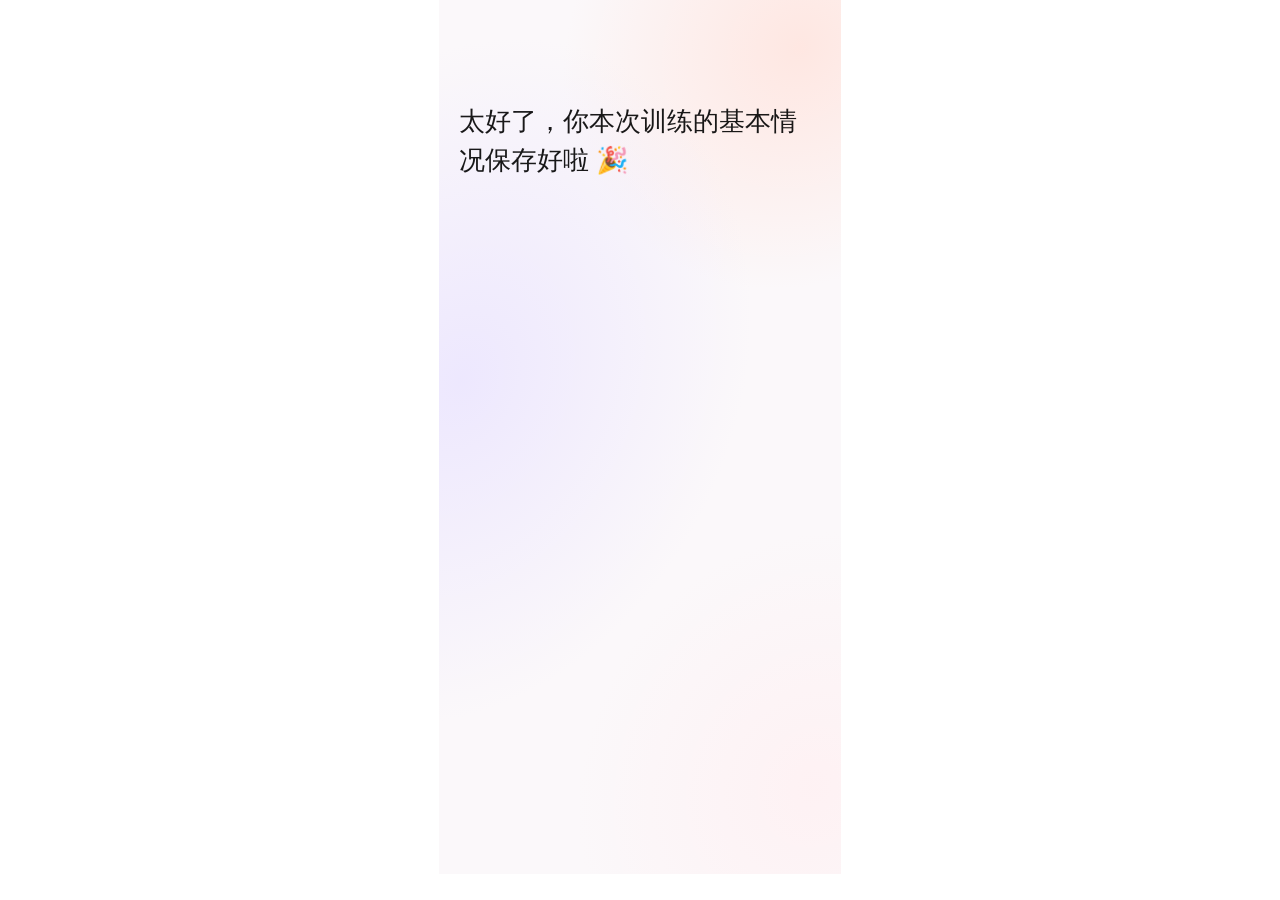
<file: pages/collect-summary.html>
<!doctype html>
<html lang="zh-CN">
  <head>
    <meta charset="utf-8" />
    <meta name="viewport" content="width=device-width, initial-scale=1" />
    <meta name="robots" content="noindex,nofollow" />
    <title>ambient-warm-light 14</title>
    <style>
      [data-node-id="99:15015"], [data-node-id="99:15156"],
      [data-node-id="99:15133"], [data-node-id="99:15044"] { visibility: hidden; }
      html {
        margin: 0;
        width: 100%;
      }
      *, *::before, *::after {
        box-sizing: border-box;
      }
      body {
        margin: 0;
        width: 100%;
        min-width: 0;
        min-height: 100vh;
        overflow-x: hidden;
        background: #fff;
        font-family: -apple-system, "PingFang SC", "Segoe UI", sans-serif;
      }
      .raw-stage-frame {
        position: relative;
        overflow: hidden;
        margin: 0 auto;
        background: #fff;
      }
      .raw-stage {
        position: relative;
        width: 402px;
        height: 874px;
        transform-origin: top left;
      }
      img {
        display: block;
      }
    </style>
    <link rel="stylesheet" href="./shell-status-hidden.css" />
  </head>
  <body>
    <div class="raw-stage-frame" id="rawStageFrame">
      <div class="raw-stage" id="rawStage">
    <div data-node-id="99:14972" data-name="ambient-warm-light 14" style="position:absolute;left:0px;top:0px;padding:10px;width:402px;height:874px;background:rgba(251,248,250,1);border-radius:0px;overflow:hidden">
      <div data-node-id="99:14973" data-name="ambient-warm-light 9" style="position:absolute;left:0px;top:0px;width:402px;height:874px;border-radius:0px;overflow:hidden">
        <img data-node-id="99:14974" data-name="Vector" style="position:absolute;left:0px;top:0px;width:402px;height:874px;border-radius:0px" src="[data-uri]" />
        <img data-node-id="99:14975" data-name="Vector" style="position:absolute;left:0px;top:0px;width:402px;height:874px;border-radius:0px" src="[data-uri]" />
        <img data-node-id="99:14976" data-name="Vector" style="position:absolute;left:0px;top:0px;width:402px;height:874px;border-radius:0px" src="[data-uri]" />
        <img data-node-id="99:14977" data-name="Vector" style="position:absolute;left:0px;top:0px;width:402px;height:874px;border-radius:0px" src="[data-uri]" />
        <div data-node-id="99:15044" data-name="Frame 2147207937" style="position:absolute;left:16px;top:743px;display:flex;flex-direction:column;justify-content:flex-start;align-items:center;row-gap:12px;width:370px;height:81px;border-radius:0px">
          <div data-node-id="99:15045" data-name="Frame 2147207920" style="position:relative;align-self:stretch;display:flex;flex-direction:row;justify-content:center;align-items:center;column-gap:10px;padding:12px 0px;width:370px;height:48px;flex-shrink:0;background:rgba(68,41,48,0.9);border-radius:32px">
            <div data-node-id="99:15046" data-name="Title" style="position:relative;width:68px;height:24px;flex-shrink:0;color:rgba(255,255,255,1);font-family:'PingFang SC';font-weight:500;font-size:17px;text-align:center;white-space:nowrap">上传视频</div>
          </div>
          <div data-node-id="99:15047" data-name="Title" style="position:relative;width:120px;height:21px;flex-shrink:0;font-family:'PingFang SC';font-size:15px;text-align:center;white-space:nowrap"><span style="color:rgba(0,0,0,0.9);font-family:'PingFang SC';font-weight:400;font-size:15px">没有视频？</span><span style="color:rgba(255,109,91,1);font-family:'PingFang SC';font-weight:400;font-size:15px">去录制</span></div>
        </div>
        <div data-node-id="99:15015" data-name="Title" style="position:absolute;left:20px;top:101.5px;width:362px;height:78px;color:rgba(0,0,0,0.9);font-family:'PingFang SC';font-weight:500;font-size:26px;line-height:150%;white-space:pre-wrap;overflow-wrap:break-word">太好了，你本次训练的基本情况保存好啦 🎉</div>
        <img data-node-id="99:15156" data-name="Rectangle 34628724" style="position:absolute;left:16px;top:219px;width:370px;height:259px;border-radius:16px" src="[data-uri]" />
        <div data-node-id="99:15133" data-name="Frame 2147207923" style="position:absolute;left:40px;top:243px;display:flex;flex-direction:column;justify-content:flex-start;align-items:center;row-gap:24px;width:322px;height:211px;border-radius:0px">
          <div data-node-id="99:15134" data-name="Frame 2147207914" style="position:relative;align-self:stretch;display:flex;flex-direction:row;justify-content:space-between;align-items:center;column-gap:197px;width:322px;height:23px;flex-shrink:0;border-radius:0px">
            <div data-node-id="99:15135" data-name="Title" style="position:relative;width:90px;height:23px;flex-shrink:0;color:rgba(0,0,0,0.9);font-family:'PingFang SC';font-weight:500;font-size:15px;line-height:150%;white-space:nowrap">训练基本情况</div>
          </div>
          <div data-node-id="99:15136" data-name="Frame 2147207929" style="position:relative;align-self:stretch;display:flex;flex-direction:row;justify-content:space-between;align-items:center;column-gap:8px;width:322px;height:23px;flex-shrink:0;border-radius:0px">
            <div data-node-id="99:15137" data-name="Frame 2147207928" style="position:relative;display:flex;flex-direction:row;justify-content:center;align-items:center;column-gap:6px;width:45px;height:23px;flex-shrink:0;border-radius:0px">
              <div data-node-id="99:15138" data-name="Title" style="position:relative;width:45px;height:23px;flex-shrink:0;color:rgba(0,0,0,0.55);font-family:'PingFang SC';font-size:15px;line-height:150%;white-space:nowrap">惯用手</div>
            </div>
            <div data-node-id="99:15139" data-name="Frame 2147207929" style="position:relative;display:flex;flex-direction:row;justify-content:center;align-items:center;column-gap:6px;width:30px;height:23px;flex-shrink:0;border-radius:0px">
              <div data-node-id="99:15140" data-name="Title" style="position:relative;width:30px;height:23px;flex-shrink:0;color:rgba(0,0,0,0.9);font-family:'PingFang SC';font-weight:500;font-size:15px;line-height:150%;white-space:nowrap">左手</div>
            </div>
          </div>
          <div data-node-id="99:15141" data-name="Frame 2147207932" style="position:relative;align-self:stretch;display:flex;flex-direction:row;justify-content:space-between;align-items:center;column-gap:8px;width:322px;height:23px;flex-shrink:0;border-radius:0px">
            <div data-node-id="99:15142" data-name="Frame 2147207928" style="position:relative;display:flex;flex-direction:row;justify-content:center;align-items:center;column-gap:6px;width:60px;height:23px;flex-shrink:0;border-radius:0px">
              <div data-node-id="99:15143" data-name="Title" style="position:relative;width:60px;height:23px;flex-shrink:0;color:rgba(0,0,0,0.55);font-family:'PingFang SC';font-size:15px;line-height:150%;white-space:nowrap">训练场地</div>
            </div>
            <div data-node-id="99:15144" data-name="Frame 2147207929" style="position:relative;display:flex;flex-direction:row;justify-content:center;align-items:center;column-gap:6px;width:82px;height:23px;flex-shrink:0;border-radius:0px">
              <div data-node-id="99:15145" data-name="Title" style="position:relative;width:82px;height:23px;flex-shrink:0;color:rgba(0,0,0,0.9);font-family:'PingFang SC';font-weight:500;font-size:15px;line-height:150%;white-space:nowrap">NBA 标准场</div>
            </div>
          </div>
          <div data-node-id="99:15146" data-name="Frame 2147207933" style="position:relative;align-self:stretch;display:flex;flex-direction:row;justify-content:space-between;align-items:center;column-gap:8px;width:322px;height:23px;flex-shrink:0;border-radius:0px">
            <div data-node-id="99:15147" data-name="Frame 2147207928" style="position:relative;display:flex;flex-direction:row;justify-content:center;align-items:center;column-gap:6px;width:60px;height:23px;flex-shrink:0;border-radius:0px">
              <div data-node-id="99:15148" data-name="Title" style="position:relative;width:60px;height:23px;flex-shrink:0;color:rgba(0,0,0,0.55);font-family:'PingFang SC';font-size:15px;line-height:150%;white-space:nowrap">投篮点位</div>
            </div>
            <div data-node-id="99:15149" data-name="Frame 2147207929" style="position:relative;display:flex;flex-direction:row;justify-content:center;align-items:center;column-gap:6px;width:75px;height:23px;flex-shrink:0;border-radius:0px">
              <div data-node-id="99:15150" data-name="Title" style="position:relative;width:75px;height:23px;flex-shrink:0;color:rgba(0,0,0,0.9);font-family:'PingFang SC';font-weight:500;font-size:15px;line-height:150%;white-space:nowrap">罚球线区域</div>
            </div>
          </div>
          <div data-node-id="99:15151" data-name="Frame 2147207934" style="position:relative;align-self:stretch;display:flex;flex-direction:row;justify-content:space-between;align-items:center;column-gap:8px;width:322px;height:23px;flex-shrink:0;border-radius:0px">
            <div data-node-id="99:15152" data-name="Frame 2147207928" style="position:relative;display:flex;flex-direction:row;justify-content:center;align-items:center;column-gap:6px;width:60px;height:23px;flex-shrink:0;border-radius:0px">
              <div data-node-id="99:15153" data-name="Title" style="position:relative;width:60px;height:23px;flex-shrink:0;color:rgba(0,0,0,0.55);font-family:'PingFang SC';font-size:15px;line-height:150%;white-space:nowrap">拍摄距离</div>
            </div>
            <div data-node-id="99:15154" data-name="Frame 2147207929" style="position:relative;display:flex;flex-direction:row;justify-content:center;align-items:center;column-gap:6px;width:41px;height:23px;flex-shrink:0;border-radius:0px">
              <div data-node-id="99:15155" data-name="Title" style="position:relative;width:41px;height:23px;flex-shrink:0;color:rgba(0,0,0,0.9);font-family:'PingFang SC';font-weight:500;font-size:15px;line-height:150%;white-space:nowrap">3-5m</div>
            </div>
          </div>
        </div>
      </div>
      <div data-node-id="99:15006" data-name="Left Side" style="position:absolute;left:27px;top:20px;display:flex;flex-direction:column;justify-content:flex-start;align-items:flex-start;row-gap:10px;width:54px;height:21px;border-radius:0px">
        <div data-node-id="99:15007" data-name="_StatusBar-time" data-component-name="Dark Mode=False, Type=Default" style="position:relative;align-self:stretch;width:54px;height:21px;flex-shrink:0;border-radius:24px">
          <div data-node-id="I99:15007;839:7100" data-name="✏️ Time" style="position:absolute;left:0px;top:1px;width:54px;height:20px;color:rgba(0,0,0,0.9);font-family:'SF Pro Text';font-weight:600;font-size:17px;line-height:22px;letter-spacing:-0.41px;text-align:center;white-space:pre-wrap;overflow-wrap:break-word">9:41</div>
        </div>
      </div>
      <div data-node-id="99:15008" data-name="Right Side" style="position:absolute;left:298.6px;top:24px;display:flex;flex-direction:row;justify-content:flex-start;align-items:flex-end;column-gap:7px;width:76.4px;height:13px;border-radius:0px">
        <img data-node-id="99:15009" data-name="Icon / Mobile Signal" style="position:relative;width:18px;height:12px;flex-shrink:0;border-radius:0px" src="[data-uri]" />
        <img data-node-id="99:15010" data-name="Wifi" style="position:relative;width:17px;height:11.83px;flex-shrink:0;border-radius:0px" src="[data-uri]" />
        <img data-node-id="99:15014" data-name="_StatusBar-battery" data-component-name="Dark Mode=False, Charge=100%, Charging=False" style="position:relative;width:27.4px;height:13px;flex-shrink:0;border-radius:0px" src="[data-uri]" />
      </div>
    </div>
      </div>
    </div>
    <script>
      const uploadButton = document.querySelector('[data-node-id="99:15045"]');
      uploadButton.setAttribute('role','link');
      uploadButton.tabIndex = 0;
      uploadButton.style.cursor = 'pointer';
      const openAnalysis = () => {
        if (window.parent !== window) {
          window.parent.postMessage({namespace:'qiuchiu-flow',type:'navigate',target:'loading'},'*');
        } else {
          location.href = './loading.html';
        }
      };
      uploadButton.addEventListener('click',openAnalysis);
      uploadButton.addEventListener('keydown',event => { if(event.key === 'Enter') openAnalysis(); });
      window.addEventListener('message',event => {
        if (window.parent !== window && event.source !== window.parent) return;
        const message = event.data;
        if (!message || message.namespace !== 'qiuchiu-flow' || message.type !== 'hydrate') return;
        const state = message.state || {};
        const values = {
          '99:15140':state.hand,
          '99:15145':state.venue,
          '99:15150':state.spot,
          '99:15155':state.distance
        };
        Object.entries(values).forEach(([id,value]) => {
          if (value) document.querySelector('[data-node-id="'+id+'"]').textContent = value;
        });
      });
      (async () => {
        const node = id => document.querySelector(`[data-node-id="${id}"]`);
        const message = node('99:15015');
        const layers = [node('99:15156'), node('99:15133')];
        const actions = node('99:15044');
        const fullText = message.textContent;
        if (matchMedia('(prefers-reduced-motion: reduce)').matches) {
          [message, ...layers, actions].forEach(el => el.style.visibility = 'visible');
          return;
        }
        message.setAttribute('aria-label', fullText);
        const text = document.createElement('span');
        text.setAttribute('aria-hidden', 'true');
        message.replaceChildren(text);
        message.style.visibility = 'visible';
        const characters = Array.from(fullText);
        const startAt = performance.now() + 80;
        await new Promise(resolve => {
          function tick(now) {
            const count = Math.min(characters.length, Math.max(0,
              Math.floor((now - startAt) / 50) + 1));
            text.textContent = characters.slice(0, count).join('');
            if (count < characters.length) requestAnimationFrame(tick);
            else resolve();
          }
          requestAnimationFrame(tick);
        });
        await new Promise(resolve => setTimeout(resolve, 100));
        // Background and content move together; original top/left remain intact.
        const entryDistance = document.getElementById('rawStage').offsetHeight - layers[0].offsetTop + 16;
        const cardAnimations = layers.map(layer => {
          layer.style.visibility = 'visible';
          return layer.animate([
            {transform:`translateY(${entryDistance}px)`,opacity:1,offset:0},
            {transform:'translateY(0)',opacity:1,offset:1}
          ], {duration:650,easing:'cubic-bezier(0.4,0,0.2,1)'}).finished;
        });
        // Begin the action fade 140ms before the card settles.
        await new Promise(resolve => setTimeout(resolve, 510));
        actions.style.visibility = 'visible';
        actions.animate([{opacity:0}, {opacity:1}],
          {duration:280,easing:'cubic-bezier(0.2,0,0,1)'});
        await Promise.all(cardAnimations);
      })();
      (function () {
        var DESIGN_W = 402;
        var DESIGN_H = 874;
        var stage = document.getElementById("rawStage");
        var frame = document.getElementById("rawStageFrame");
        function applyScale() {
          var viewportW = Math.max(document.documentElement.clientWidth || 0, window.innerWidth || 0);
          var fillViewport = DESIGN_W >= 960;
          var k = fillViewport ? viewportW / DESIGN_W : Math.min((viewportW - 32) / DESIGN_W, 1);
          if (!(k > 0)) { k = 1; }
          stage.style.transform = "scale(" + k + ")";
          frame.style.width = DESIGN_W * k + "px";
          frame.style.height = DESIGN_H * k + "px";
        }
        window.addEventListener("resize", applyScale);
        applyScale();
      })();
    </script>
  </body>
</html>
</file>
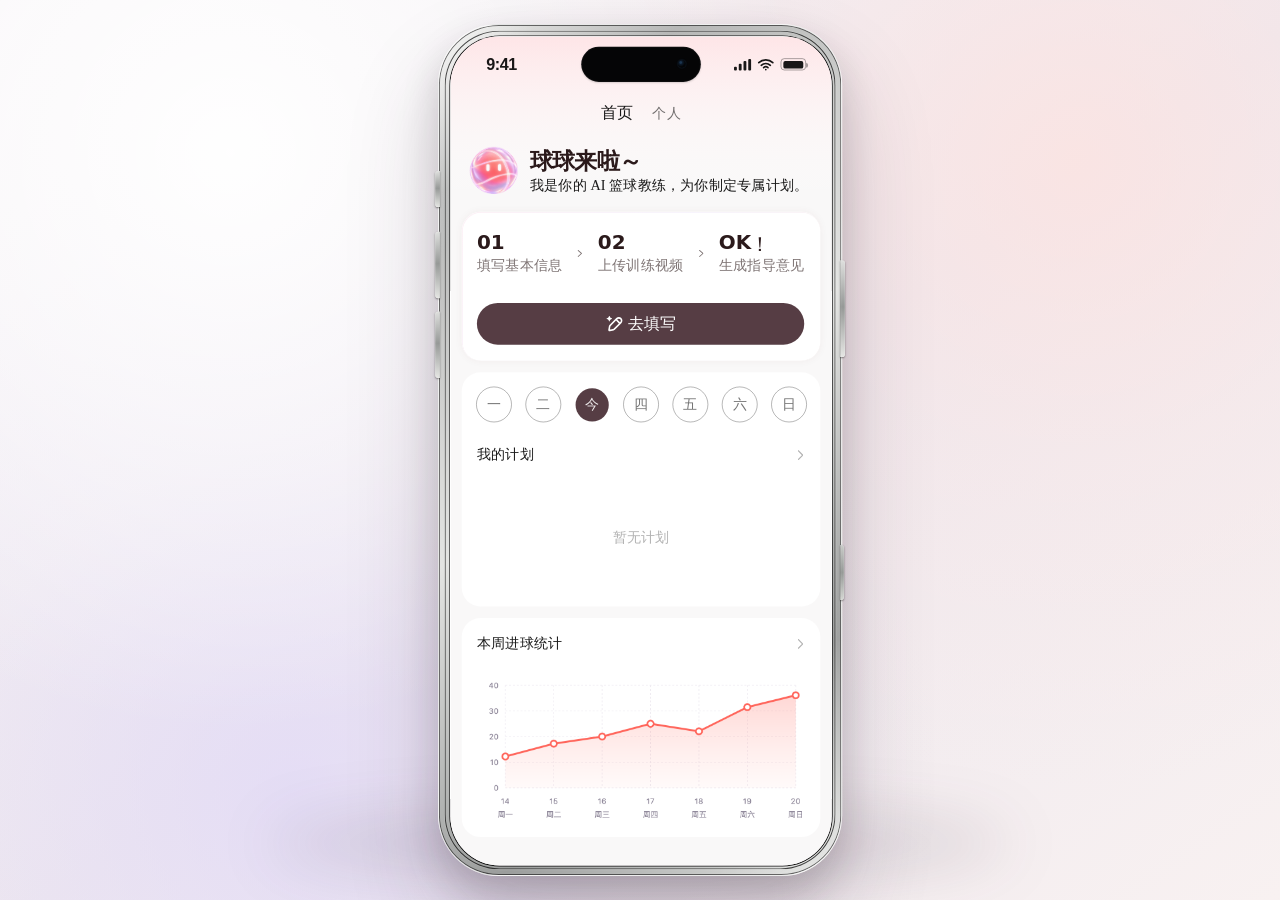
<file: pages/home.html>
<!doctype html>
<html lang="zh-CN">
  <head>
    <meta charset="utf-8" />
    <meta name="viewport" content="width=device-width, initial-scale=1" />
    <meta name="robots" content="noindex,nofollow" />
    <title>首页</title>
    <script>
      if (window.self === window.top) window.location.replace(new URL('../index.html', window.location.href).href);
    </script>
    <style>
      html {
        margin: 0;
        width: 100%;
      }
      *, *::before, *::after {
        box-sizing: border-box;
      }
      body {
        margin: 0;
        width: 100%;
        min-width: 0;
        min-height: 100vh;
        overflow-x: hidden;
        background: #fff;
        font-family: -apple-system, "PingFang SC", "Segoe UI", sans-serif;
      }
      .raw-stage-frame {
        position: relative;
        overflow: hidden;
        margin: 0 auto;
        background: #fff;
      }
      .raw-stage {
        position: relative;
        width: 402px;
        height: 874px;
        transform-origin: top left;
      }
      img {
        display: block;
      }
      .home-brand-title {
        width: 120px;
        height: 36px;
        flex: 0 0 36px;
        color: rgba(20, 1, 2, 0.9);
        font-family: "PingFang SC", -apple-system, BlinkMacSystemFont, sans-serif;
        font-size: 24px;
        font-weight: 700;
        line-height: 36px;
        letter-spacing: -0.6px;
        text-align: left;
        white-space: nowrap;
      }
      [data-node-id="174:8620"] {
        display: none !important;
      }
      [data-node-id="174:8619"]::before {
        content: "球球来啦～";
        display: block;
        width: 120px;
        height: 36px;
        flex: 0 0 36px;
        color: rgba(20, 1, 2, 0.9);
        font-family: "PingFang SC", -apple-system, BlinkMacSystemFont, sans-serif;
        font-size: 24px;
        font-weight: 700;
        line-height: 36px;
        letter-spacing: -0.6px;
        text-align: left;
        white-space: nowrap;
      }
      [data-node-id="174:8618"] {
        content: url("./home-ai-mascot@3x.png");
        object-fit: contain;
        image-rendering: auto;
        transform: scale(1.15);
        transform-origin: right center;
      }
      [data-node-id="174:8616"] {
        column-gap: 8px !important;
      }
      [data-node-id="174:8623"]::after {
        content:'';
        position:absolute;
        inset:0;
        padding:.5px;
        border-radius:inherit;
        pointer-events:none;
        background-image:radial-gradient(ellipse at center,transparent 12%,#f1b4cf 32%,#c5aceb 45%,transparent 68%),linear-gradient(125deg,rgba(241,180,207,.35),rgba(213,194,239,.35),rgba(244,200,182,.35));
        background-position:50% 50%;
        background-repeat:no-repeat;
        background-size:25% 80%,100% 100%;
        -webkit-mask:linear-gradient(#fff 0 0) content-box,linear-gradient(#fff 0 0);
        -webkit-mask-composite:xor;
        mask:linear-gradient(#fff 0 0) content-box,linear-gradient(#fff 0 0);
        mask-composite:exclude;
        opacity:.55;
        animation:step-border-spread 6s cubic-bezier(.4,0,.2,1) infinite;
      }
      @keyframes step-border-spread {
        0%,12% { background-size:25% 80%,100% 100%; opacity:.45; }
        42% { opacity:1; }
        82%,100% { background-size:350% 420%,100% 100%; opacity:.45; }
      }
      @media (prefers-reduced-motion:reduce) {
        [data-node-id="174:8623"]::after { animation:none; }
      }
      .mascot-motion {
        position:relative; display:block; width:56px; height:57px; flex-shrink:0;
        transform:scale(1.15); transform-origin:right center;
      }
      .mascot-body { position:relative; width:100%; height:100%; transform-origin:50% 84%; animation:mascot-play 10s ease-in-out infinite; }
      .mascot-body [data-node-id="174:8618"] { display:block; transform:none; }
      .mascot-eyelids { position:absolute; width:56px; height:56px; left:0; top:.5px; pointer-events:none; opacity:0; animation:mascot-lids 10s linear infinite; }
      .mascot-eye { transform-box:fill-box; transform-origin:center; animation:mascot-blink 10s ease-in-out infinite; }
      @keyframes mascot-lids {
        0%,6.23%,9.17%,100% { opacity:0; }
        6.3%,9.1% { opacity:1; }
      }
      @keyframes mascot-blink {
        0%,6.3%,9.1%,100% { transform:scaleY(1); }
        7.35%,7.7% { transform:scaleY(.08); }
      }
      @keyframes mascot-play {
        0%,28.7%,44.8%,100% { transform:translateY(0) scale(1); }
        31.5% { transform:translateY(1px) scale(1.04,.96); }
        34.3% { transform:translateY(-9px) scale(.99,1.02); }
        37.8% { transform:translateY(0) scale(1.03,.97); }
        40.6% { transform:translateY(-3px) scale(1); }
        43.4% { transform:translateY(0) scale(1.01,.99); }
      }
      @media (prefers-reduced-motion:reduce) {
        .mascot-body,.mascot-eyelids,.mascot-eye { animation:none; }
      }
      [data-node-id="174:8636"] {
        width: 56px !important;
        align-items: center !important;
        column-gap: 2px !important;
      }
      [data-node-id="174:8638"] {
        margin-left: 0 !important;
      }
      [data-node-id="174:8664"] {
        overflow-x: hidden;
        overflow-y: auto;
        overscroll-behavior: contain;
        scrollbar-width: none;
      }
      [data-node-id="174:8664"]::-webkit-scrollbar {
        display: none;
      }
      .home-plan-title {
        min-width: 0;
        overflow: hidden;
        text-align: left !important;
        text-overflow: ellipsis;
        white-space: nowrap;
      }
      .home-plan-empty {
        display: flex;
        align-items: center;
        justify-content: center;
        width: 346px;
        height: 116px;
        flex: 0 0 116px;
        color: rgba(0, 0, 0, 0.3);
        font: 15px/23px "PingFang SC", -apple-system, BlinkMacSystemFont, sans-serif;
      }
    </style>
    <link rel="stylesheet" href="./shell-status-hidden.css" />
  </head>
  <body>
    <div class="raw-stage-frame" id="rawStageFrame">
      <div class="raw-stage" id="rawStage">
    <div data-node-id="174:8610" data-name="首页" style="position:absolute;left:0px;top:0px;width:402px;height:874px;background:rgba(255,255,255,1);border-radius:0px;overflow:hidden">
      <img data-node-id="174:8611" data-name="Vector" style="position:absolute;left:0px;top:0px;width:402px;height:874px;border-radius:0px" src="[data-uri]" />
      <div data-node-id="174:8612" data-name="Frame 2085665869" style="position:absolute;left:0px;top:62px;display:flex;flex-direction:column;justify-content:flex-start;align-items:flex-start;padding:0px 12px;width:402px;height:812px;border-radius:0px">
        <div data-node-id="174:8613" data-name="Frame 2147207873" style="position:relative;align-self:stretch;display:flex;flex-direction:row;justify-content:center;align-items:center;column-gap:20px;padding:6px 0px 20px 0px;width:378px;height:52px;flex-shrink:0;border-radius:0px">
          <div data-node-id="174:8614" data-name="Title" style="position:relative;width:34px;height:26px;flex-shrink:0;color:rgba(0,0,0,0.9);font-family:'PingFang SC';font-weight:500;font-size:17px;line-height:150%;text-align:center;white-space:nowrap">首页</div>
          <div data-node-id="174:8615" data-name="Title" style="position:relative;width:30px;height:23px;flex-shrink:0;color:rgba(0,0,0,0.55);font-family:'PingFang SC';font-weight:500;font-size:15px;line-height:150%;text-align:center;white-space:nowrap">个人</div>
        </div>
        <div data-node-id="174:8616" data-name="Frame 2147208444" style="position:relative;align-self:stretch;display:flex;flex-direction:row;justify-content:flex-start;align-items:flex-start;column-gap:12px;padding:0px 0px 16px 0px;width:378px;height:71px;flex-shrink:0;border-radius:0px">
          <div data-node-id="174:8617" data-name="Frame 2147208445" style="position:relative;display:flex;flex-direction:row;justify-content:flex-start;align-items:center;column-gap:10px;padding:0px 0px 0px 10px;width:64px;height:55px;flex-shrink:0;border-radius:0px">
            <img data-node-id="174:8618" data-name="image 1814" style="position:relative;width:56px;height:57px;flex-shrink:0;border-radius:0px" src="[data-uri]" />
          </div>
          <div data-node-id="174:8619" data-name="Frame 2147207897" style="position:relative;display:flex;flex-direction:column;justify-content:flex-start;align-items:flex-start;width:302px;height:55px;flex-grow:1;border-radius:0px">
            <img data-node-id="174:8620" data-name="Title" style="position:relative;width:120px;height:36px;flex-shrink:0;font-family:'Douyin Sans';font-weight:700;font-size:24px;line-height:150%;text-align:center;white-space:nowrap" src="[data-uri]" />
            <div data-node-id="174:8621" data-name="Title" style="position:relative;margin-top:-4px;width:280px;height:23px;flex-shrink:0;color:rgba(0,0,0,0.9);font-family:'PingFang SC';font-size:15px;line-height:150%;text-align:left;white-space:nowrap">我是你的 AI 篮球教练，为你制定专属计划。</div>
          </div>
        </div>
        <div data-node-id="174:8622" data-name="Frame 2147207913" style="position:relative;align-self:stretch;display:flex;flex-direction:column;justify-content:flex-start;align-items:flex-start;row-gap:12px;width:378px;height:658.75px;flex-shrink:0;border-radius:0px">
          <div data-node-id="174:8623" data-name="ambient-card-glow 2" style="position:relative;align-self:stretch;display:flex;flex-direction:column;justify-content:flex-start;align-items:flex-start;row-gap:28px;padding:20px 16px 16px 16px;width:378px;height:157px;flex-shrink:0;background:rgba(255,255,255,1);border-radius:20px;box-shadow:0px 0px 9.3px 0px rgba(107,37,37,0.05);overflow:hidden">
            <div data-node-id="174:8624" data-name="Frame 2147207904" style="position:relative;align-self:stretch;display:flex;flex-direction:row;justify-content:space-between;align-items:center;column-gap:13px;width:345px;height:48px;flex-shrink:0;border-radius:0px">
              <div data-node-id="174:8625" data-name="Frame 2147207900" style="position:relative;display:flex;flex-direction:column;justify-content:flex-start;align-items:flex-start;row-gap:2px;width:90px;height:48px;flex-shrink:0;border-radius:0px">
                <div data-node-id="174:8626" data-name="Title" style="position:relative;width:25px;height:25px;flex-shrink:0;color:rgba(20,1,2,0.9);font-family:'SF Pro';font-weight:700;font-size:21px;text-align:center;white-space:nowrap">01</div>
                <div data-node-id="174:8627" data-name="Title" style="position:relative;width:90px;height:21px;flex-shrink:0;color:rgba(20,1,2,0.55);font-family:'PingFang SC';font-size:15px;text-align:center;white-space:nowrap">填写基本信息</div>
              </div>
              <div data-node-id="174:8628" data-name="arrow_right" style="position:relative;width:8px;height:16px;flex-shrink:0;border-radius:0px">
                <img data-node-id="174:8629" data-name="Combined Shape" style="position:absolute;left:1.64px;top:3.68px;width:4.76px;height:8.65px;border-radius:0px" src="[data-uri]" />
              </div>
              <div data-node-id="174:8630" data-name="Frame 2147207901" style="position:relative;display:flex;flex-direction:column;justify-content:flex-start;align-items:flex-start;row-gap:2px;width:90px;height:48px;flex-shrink:0;border-radius:0px">
                <div data-node-id="174:8631" data-name="Title" style="position:relative;width:28px;height:25px;flex-shrink:0;color:rgba(20,1,2,0.9);font-family:'SF Pro';font-weight:700;font-size:21px;text-align:center;white-space:nowrap">02</div>
                <div data-node-id="174:8632" data-name="Title" style="position:relative;width:90px;height:21px;flex-shrink:0;color:rgba(20,1,2,0.55);font-family:'PingFang SC';font-size:15px;text-align:center;white-space:nowrap">上传训练视频</div>
              </div>
              <div data-node-id="174:8633" data-name="arrow_right" style="position:relative;width:8px;height:16px;flex-shrink:0;border-radius:0px">
                <img data-node-id="174:8634" data-name="Combined Shape" style="position:absolute;left:1.64px;top:3.68px;width:4.76px;height:8.65px;border-radius:0px" src="[data-uri]" />
              </div>
              <div data-node-id="174:8635" data-name="Frame 2147207902" style="position:relative;display:flex;flex-direction:column;justify-content:flex-start;align-items:flex-start;row-gap:2px;width:90px;height:48px;flex-shrink:0;border-radius:0px">
                <div data-node-id="174:8636" data-name="Frame 2147207903" style="position:relative;display:flex;flex-direction:row;justify-content:flex-start;align-items:flex-start;width:46px;height:25px;flex-shrink:0;border-radius:0px">
                  <div data-node-id="174:8637" data-name="Title" style="position:relative;width:31px;height:25px;flex-shrink:0;color:rgba(20,1,2,0.9);font-family:'SF Pro';font-weight:700;font-size:21px;text-align:center;white-space:nowrap">OK</div>
                  <div data-node-id="174:8638" data-name="Title" style="position:relative;margin-left:-6px;width:21px;height:25px;flex-shrink:0;color:rgba(20,1,2,0.9);font-family:'SF Pro';font-weight:700;font-size:21px;text-align:center;white-space:nowrap">！</div>
                </div>
                <div data-node-id="174:8639" data-name="Title" style="position:relative;width:90px;height:21px;flex-shrink:0;color:rgba(20,1,2,0.55);font-family:'PingFang SC';font-size:15px;text-align:center;white-space:nowrap">生成指导意见</div>
              </div>
            </div>
            <div data-node-id="174:8640" data-name="Frame 2147207906" style="position:relative;align-self:stretch;display:flex;flex-direction:row;justify-content:center;align-items:center;column-gap:4px;padding:10px 0px;width:345px;height:44px;flex-shrink:0;background:rgba(68,41,48,0.9);border-radius:32px">
              <img data-node-id="174:8641" data-name="icon / compose-canvas, edit, star" data-component-name="icon / compose-canvas, edit, star" style="position:relative;width:20px;height:20px;flex-shrink:0;border-radius:0px" src="[data-uri]" />
              <div data-node-id="174:8642" data-name="Title" style="position:relative;width:51px;height:24px;flex-shrink:0;color:rgba(255,255,255,1);font-family:'PingFang SC';font-weight:500;font-size:17px;text-align:center;white-space:nowrap">去填写</div>
            </div>
          </div>
          <div data-node-id="174:8643" data-name="Frame 2147207877" style="position:relative;align-self:stretch;display:flex;flex-direction:column;justify-content:flex-start;align-items:flex-start;row-gap:16px;padding:16px;width:378px;height:247px;flex-shrink:0;background:rgba(255,255,255,1);border-radius:20px">
            <div data-node-id="174:8644" data-name="Frame 2147207912" style="position:relative;align-self:stretch;display:flex;flex-direction:column;justify-content:flex-start;align-items:flex-start;row-gap:24px;width:346px;height:83px;flex-shrink:0;border-radius:0px">
              <div data-node-id="174:8645" data-name="Frame 2147207886" style="position:relative;align-self:stretch;display:flex;flex-direction:row;justify-content:flex-start;align-items:center;column-gap:16px;width:346px;height:36px;flex-shrink:0;border-radius:0px">
                <div data-node-id="174:8646" data-name="Frame 2147207876" style="position:relative;display:flex;flex-direction:row;justify-content:center;align-items:center;column-gap:10px;padding:6px 10px;width:36px;height:36px;flex-shrink:0;border-radius:39px;outline:0.5px solid rgba(0,0,0,0.3);outline-offset:-0.5px">
                  <div data-node-id="174:8647" data-name="Title" style="position:relative;width:15px;height:23px;flex-shrink:0;color:rgba(0,0,0,0.55);font-family:'PingFang SC';font-size:15px;line-height:150%;white-space:nowrap">一</div>
                </div>
                <div data-node-id="174:8648" data-name="Frame 2147207880" style="position:relative;display:flex;flex-direction:row;justify-content:center;align-items:center;column-gap:10px;padding:6px 10px;width:36px;height:36px;flex-shrink:0;border-radius:39px;outline:0.5px solid rgba(0,0,0,0.3);outline-offset:-0.5px">
                  <div data-node-id="174:8649" data-name="Title" style="position:relative;width:15px;height:23px;flex-shrink:0;color:rgba(0,0,0,0.55);font-family:'PingFang SC';font-size:15px;line-height:150%;white-space:nowrap">二</div>
                </div>
                <div data-node-id="174:8650" data-name="Frame 2147207881" style="position:relative;display:flex;flex-direction:row;justify-content:center;align-items:center;column-gap:10px;padding:6px 10px;width:35px;height:35px;flex-shrink:0;background:rgba(68,41,48,0.9);border-radius:39px">
                  <div data-node-id="174:8651" data-name="Title" style="position:relative;width:15px;height:23px;flex-shrink:0;color:rgba(255,255,255,0.9);font-family:'PingFang SC';font-weight:500;font-size:15px;line-height:150%;white-space:nowrap">今</div>
                </div>
                <div data-node-id="174:8652" data-name="Frame 2147207882" style="position:relative;display:flex;flex-direction:row;justify-content:center;align-items:center;column-gap:10px;padding:6px 10px;width:36px;height:36px;flex-shrink:0;border-radius:39px;outline:0.5px solid rgba(0,0,0,0.3);outline-offset:-0.5px">
                  <div data-node-id="174:8653" data-name="Title" style="position:relative;width:15px;height:23px;flex-shrink:0;color:rgba(0,0,0,0.55);font-family:'PingFang SC';font-size:15px;line-height:150%;white-space:nowrap">四</div>
                </div>
                <div data-node-id="174:8654" data-name="Frame 2147207883" style="position:relative;display:flex;flex-direction:row;justify-content:center;align-items:center;column-gap:10px;padding:6px 10px;width:36px;height:36px;flex-shrink:0;border-radius:39px;outline:0.5px solid rgba(0,0,0,0.3);outline-offset:-0.5px">
                  <div data-node-id="174:8655" data-name="Title" style="position:relative;width:15px;height:23px;flex-shrink:0;color:rgba(0,0,0,0.55);font-family:'PingFang SC';font-size:15px;line-height:150%;white-space:nowrap">五</div>
                </div>
                <div data-node-id="174:8656" data-name="Frame 2147207884" style="position:relative;display:flex;flex-direction:row;justify-content:center;align-items:center;column-gap:10px;padding:6px 10px;width:36px;height:36px;flex-shrink:0;border-radius:39px;outline:0.5px solid rgba(0,0,0,0.3);outline-offset:-0.5px">
                  <div data-node-id="174:8657" data-name="Title" style="position:relative;width:15px;height:23px;flex-shrink:0;color:rgba(0,0,0,0.55);font-family:'PingFang SC';font-size:15px;line-height:150%;white-space:nowrap">六</div>
                </div>
                <div data-node-id="174:8658" data-name="Frame 2147207885" style="position:relative;display:flex;flex-direction:row;justify-content:center;align-items:center;column-gap:10px;padding:6px 10px;width:36px;height:36px;flex-shrink:0;border-radius:39px;outline:0.5px solid rgba(0,0,0,0.3);outline-offset:-0.5px">
                  <div data-node-id="174:8659" data-name="Title" style="position:relative;width:15px;height:23px;flex-shrink:0;color:rgba(0,0,0,0.55);font-family:'PingFang SC';font-size:15px;line-height:150%;white-space:nowrap">日</div>
                </div>
              </div>
              <div data-node-id="174:8660" data-name="Frame 2147207906" style="position:relative;align-self:stretch;display:flex;flex-direction:row;justify-content:space-between;align-items:center;column-gap:16px;width:346px;height:23px;flex-shrink:0;border-radius:0px">
                <div data-node-id="174:8661" data-name="Title" style="position:relative;width:60px;height:23px;flex-shrink:0;color:rgba(0,0,0,0.9);font-family:'PingFang SC';font-weight:500;font-size:15px;line-height:150%;text-align:center;white-space:nowrap">我的计划</div>
                <div data-node-id="174:8662" data-name="arrow_right" style="position:relative;width:10px;height:20px;flex-shrink:0;border-radius:0px">
                  <img data-node-id="174:8663" data-name="Combined Shape" style="position:absolute;left:2.04px;top:4.6px;width:5.94px;height:10.81px;border-radius:0px" src="[data-uri]" />
                </div>
              </div>
            </div>
            <div data-node-id="174:8664" data-name="Frame 2147207911" style="position:relative;align-self:stretch;display:flex;flex-direction:column;justify-content:flex-start;align-items:flex-start;row-gap:20px;width:346px;height:116px;flex-shrink:0;border-radius:0px">
              <div data-node-id="174:8665" data-name="Frame 2147207907" style="position:relative;align-self:stretch;display:flex;flex-direction:row;justify-content:space-between;align-items:center;column-gap:8px;width:346px;height:48px;flex-shrink:0;border-radius:0px">
                <div data-node-id="174:8666" data-name="Frame 2147207909" style="position:relative;display:flex;flex-direction:row;justify-content:flex-start;align-items:center;column-gap:8px;width:222px;height:48px;flex-shrink:0;border-radius:0px">
                  <img data-node-id="174:8667" data-name="shooting-back-16x9 1" style="position:relative;width:48px;height:48px;flex-shrink:0;border-radius:8px" src="[data-uri]" />
                  <div data-node-id="174:8668" data-name="Title" style="position:relative;width:166px;height:23px;flex-shrink:0;color:rgba(0,0,0,0.9);font-family:'PingFang SC';font-weight:500;font-size:15px;line-height:150%;text-align:center;white-space:nowrap">近框单手定型投篮15分钟</div>
                </div>
                <div data-node-id="174:8669" data-name="Frame 2147207908" style="position:relative;display:flex;flex-direction:row;justify-content:flex-start;align-items:center;column-gap:4px;padding:6px 16px;width:82px;height:35px;flex-shrink:0;background:rgba(152,115,159,0.1);border-radius:27px">
                  <img data-node-id="174:8670" data-name="Mobile / Main Controller" data-component-name="Type=Play" style="position:relative;width:16px;height:16px;flex-shrink:0;border-radius:0px" src="[data-uri]" />
                  <div data-node-id="174:8671" data-name="Title" style="position:relative;width:30px;height:23px;flex-shrink:0;color:rgba(0,0,0,0.9);font-family:'PingFang SC';font-size:15px;line-height:150%;text-align:center;white-space:nowrap">开始</div>
                </div>
              </div>
              <div data-node-id="174:8672" data-name="Frame 2147207908" style="position:relative;align-self:stretch;display:flex;flex-direction:row;justify-content:space-between;align-items:center;column-gap:8px;width:346px;height:48px;flex-shrink:0;border-radius:0px">
                <div data-node-id="174:8673" data-name="Frame 2147207909" style="position:relative;display:flex;flex-direction:row;justify-content:flex-start;align-items:center;column-gap:8px;width:222px;height:48px;flex-shrink:0;border-radius:0px">
                  <img data-node-id="174:8674" data-name="shooting-back-16x9 1" style="position:relative;width:48px;height:48px;flex-shrink:0;border-radius:8px" src="[data-uri]" />
                  <div data-node-id="174:8675" data-name="Title" style="position:relative;width:166px;height:23px;flex-shrink:0;color:rgba(0,0,0,0.9);font-family:'PingFang SC';font-weight:500;font-size:15px;line-height:150%;text-align:center;white-space:nowrap">近框单手定型投篮15分钟</div>
                </div>
                <div data-node-id="174:8676" data-name="Frame 2147207908" style="position:relative;display:flex;flex-direction:row;justify-content:flex-start;align-items:center;column-gap:4px;padding:6px 16px;width:82px;height:35px;flex-shrink:0;background:rgba(152,115,159,0.1);border-radius:27px">
                  <img data-node-id="174:8677" data-name="Mobile / Main Controller" data-component-name="Type=Play" style="position:relative;width:16px;height:16px;flex-shrink:0;border-radius:0px" src="[data-uri]" />
                  <div data-node-id="174:8678" data-name="Title" style="position:relative;width:30px;height:23px;flex-shrink:0;color:rgba(0,0,0,0.9);font-family:'PingFang SC';font-size:15px;line-height:150%;text-align:center;white-space:nowrap">开始</div>
                </div>
              </div>
            </div>
          </div>
          <div data-node-id="174:8679" data-name="Frame 2147207899" style="position:relative;align-self:stretch;display:flex;flex-direction:column;justify-content:flex-start;align-items:flex-start;row-gap:20px;padding:16px;width:378px;height:230.75px;flex-shrink:0;background:rgba(255,255,255,1);border-radius:20px">
            <div data-node-id="174:8680" data-name="Frame 2147207912" style="position:relative;align-self:stretch;display:flex;flex-direction:column;justify-content:flex-start;align-items:flex-start;row-gap:16px;width:346px;height:23px;flex-shrink:0;border-radius:0px">
              <div data-node-id="174:8681" data-name="Frame 2147207906" style="position:relative;align-self:stretch;display:flex;flex-direction:row;justify-content:space-between;align-items:center;column-gap:16px;width:346px;height:23px;flex-shrink:0;border-radius:0px">
                <div data-node-id="174:8682" data-name="Title" style="position:relative;width:90px;height:23px;flex-shrink:0;color:rgba(0,0,0,0.9);font-family:'PingFang SC';font-weight:500;font-size:15px;line-height:150%;text-align:center;white-space:nowrap">本周进球统计</div>
                <div data-node-id="174:8683" data-name="arrow_right" style="position:relative;width:10px;height:20px;flex-shrink:0;border-radius:0px">
                  <img data-node-id="174:8684" data-name="Combined Shape" style="position:absolute;left:2.04px;top:4.6px;width:5.94px;height:10.81px;border-radius:0px" src="[data-uri]" />
                </div>
              </div>
            </div>
            <img data-node-id="174:8685" data-name="image 701" style="position:relative;align-self:stretch;width:346px;height:155.75px;flex-shrink:0;border-radius:0px" src="[data-uri]" />
          </div>
        </div>
      </div>
      <div data-node-id="174:8686" data-name=".Status Bar" style="position:absolute;left:0px;top:0px;display:flex;flex-direction:row;justify-content:space-between;align-items:center;column-gap:205px;padding:13px 27px;width:402px;height:62px;border-radius:0px">
        <div data-node-id="174:8687" data-name="Left Side" style="position:relative;display:flex;flex-direction:column;justify-content:flex-start;align-items:flex-start;row-gap:10px;width:54px;height:21px;flex-shrink:0;border-radius:0px">
          <div data-node-id="174:8688" data-name="_StatusBar-time" data-component-name="Dark Mode=False, Type=Default" style="position:relative;align-self:stretch;width:54px;height:21px;flex-shrink:0;border-radius:24px">
            <div data-node-id="I174:8688;839:7100" data-name="✏️ Time" style="position:absolute;left:0px;top:1px;width:54px;height:20px;color:rgba(0,0,0,0.9);font-family:'SF Pro Text';font-weight:600;font-size:17px;line-height:22px;letter-spacing:-0.41px;text-align:center;white-space:pre-wrap;overflow-wrap:break-word">9:41</div>
          </div>
        </div>
        <div data-node-id="174:8689" data-name="Right Side" style="position:relative;display:flex;flex-direction:row;justify-content:flex-start;align-items:flex-end;column-gap:7px;width:76.4px;height:13px;flex-shrink:0;border-radius:0px">
          <img data-node-id="174:8690" data-name="Icon / Mobile Signal" style="position:relative;width:18px;height:12px;flex-shrink:0;border-radius:0px" src="[data-uri]" />
          <img data-node-id="174:8691" data-name="Wifi" style="position:relative;width:17px;height:11.83px;flex-shrink:0;border-radius:0px" src="[data-uri]" />
          <img data-node-id="174:8695" data-name="_StatusBar-battery" data-component-name="Dark Mode=False, Charge=100%, Charging=False" style="position:relative;width:27.4px;height:13px;flex-shrink:0;border-radius:0px" src="[data-uri]" />
        </div>
      </div>
    </div>
      </div>
    </div>
    <script>
      // Keep the original bitmap; a tiny SVG eyelid layer animates only the eyes.
      const mascotImage = document.querySelector('[data-node-id="174:8618"]');
      if (mascotImage) {
        const mascot = document.createElement('span');
        mascot.className = 'mascot-motion';
        const body = document.createElement('span');
        body.className = 'mascot-body';
        body.style.display = 'block';
        mascotImage.before(mascot);
        mascot.append(body);
        body.append(mascotImage);
        body.insertAdjacentHTML('beforeend', `<svg class="mascot-eyelids" viewBox="0 0 1254 1254" aria-hidden="true">
          <defs>
            <linearGradient id="mascot-lid-left" x1="0" y1="0" x2="1" y2="1"><stop stop-color="#fa8895"/><stop offset="1" stop-color="#fa828d"/></linearGradient>
            <linearGradient id="mascot-lid-right" x1="0" y1="0" x2="1" y2="1"><stop stop-color="#fb979c"/><stop offset="1" stop-color="#fa9297"/></linearGradient>
          </defs>
          <rect x="471" y="479" width="72" height="149" rx="35" fill="url(#mascot-lid-left)"/>
          <rect x="710" y="476" width="72" height="149" rx="35" fill="url(#mascot-lid-right)"/>
          <rect class="mascot-eye" x="475" y="484" width="64" height="140" rx="32" fill="#fff"/>
          <rect class="mascot-eye" x="714" y="481" width="64" height="140" rx="32" fill="#fff"/>
        </svg>`);
        document.addEventListener('visibilitychange',()=>{
          mascot.getAnimations({subtree:true}).forEach(animation=>document.hidden?animation.pause():animation.play());
        });
      }
      const exportedBrand = document.querySelector('[data-node-id="174:8620"]');
      if (exportedBrand) {
        const brandText = document.createElement('div');
        brandText.className = 'home-brand-title';
        brandText.dataset.nodeId = '174:8620';
        brandText.dataset.name = 'Title';
        brandText.textContent = '球球来啦～';
        exportedBrand.replaceWith(brandText);
      }

      const weeklyChart = document.querySelector('[data-node-id="174:8685"]');
      if (weeklyChart) {
        weeklyChart.src = './home-weekly-chart@3x.png';
        weeklyChart.decoding = 'async';
      }

      const planList = document.querySelector('[data-node-id="174:8664"]');
      const planRowTemplate = planList && planList.firstElementChild
        ? planList.firstElementChild.cloneNode(true)
        : null;

      function renderPlans(plans) {
        if (!planList || !planRowTemplate) return;
        const safePlans = Array.isArray(plans)
          ? plans.filter(plan => plan && typeof plan.title === 'string')
          : [];
        planList.replaceChildren();
        if (!safePlans.length) {
          const empty = document.createElement('div');
          empty.className = 'home-plan-empty';
          empty.textContent = '暂无计划';
          planList.append(empty);
          planList.scrollTop = 0;
          return;
        }
        safePlans.forEach(plan => {
          const row = planRowTemplate.cloneNode(true);
          const title = row.querySelector('[data-node-id="174:8668"]');
          if (title) {
            title.classList.add('home-plan-title');
            title.textContent = plan.title;
            title.title = plan.title;
          }
          planList.append(row);
        });
        planList.scrollTop = Math.max(0, planList.scrollHeight - planList.clientHeight);
      }

      renderPlans([]);
      window.addEventListener('message', event => {
        const message = event.data;
        if (!message || message.namespace !== 'qiuchiu-flow' || message.type !== 'hydrate') return;
        renderPlans(message.state && message.state.plans);
      });

      const analyzeButton = document.querySelector('[data-node-id="174:8640"]');
      if (analyzeButton) {
        analyzeButton.setAttribute('role', 'link');
        analyzeButton.setAttribute('tabindex', '0');
        analyzeButton.style.cursor = 'pointer';
        const openCollection = () => {
          if (window.parent !== window) {
            window.parent.postMessage({namespace: 'qiuchiu-flow', type: 'navigate', target: 'intro'}, '*');
          } else {
            window.location.href = './collect-intro.html';
          }
        };
        analyzeButton.addEventListener('click', openCollection);
        analyzeButton.addEventListener('keydown', event => {
          if (event.key === 'Enter' || event.key === ' ') {
            event.preventDefault();
            openCollection();
          }
        });
      }

      (function () {
        var DESIGN_W = 402;
        var DESIGN_H = 874;
        var stage = document.getElementById("rawStage");
        var frame = document.getElementById("rawStageFrame");
        function applyScale() {
          var viewportW = Math.max(document.documentElement.clientWidth || 0, window.innerWidth || 0);
          var fillViewport = DESIGN_W >= 960;
          var k = fillViewport ? viewportW / DESIGN_W : Math.min((viewportW - 32) / DESIGN_W, 1);
          if (!(k > 0)) { k = 1; }
          stage.style.transform = "scale(" + k + ")";
          frame.style.width = DESIGN_W * k + "px";
          frame.style.height = DESIGN_H * k + "px";
        }
        window.addEventListener("resize", applyScale);
        applyScale();
      })();
    </script>
  </body>
</html>
</file>
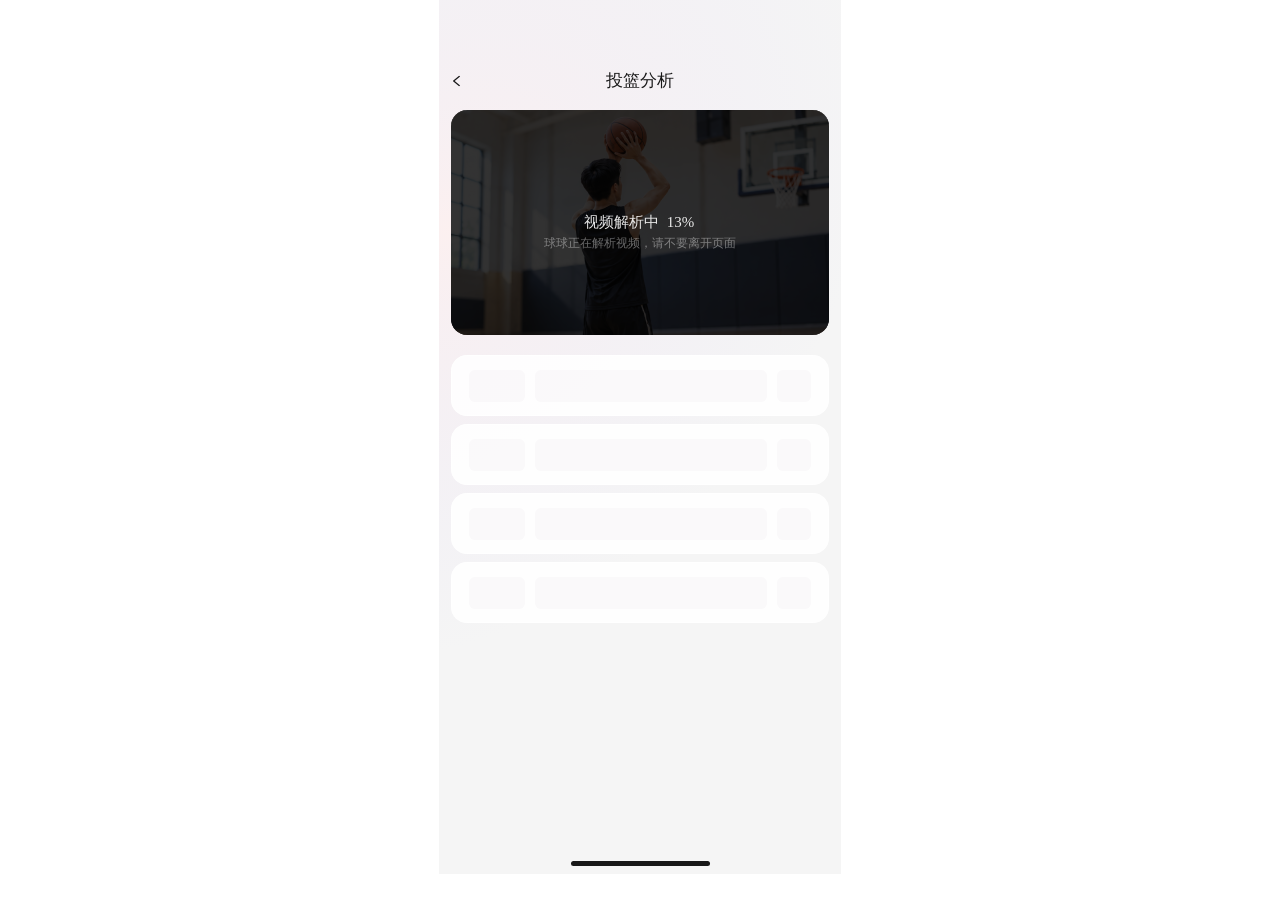
<file: pages/loading.html>
<!doctype html>
<html lang="zh-CN">
  <head>
    <meta charset="utf-8" />
    <meta name="viewport" content="width=device-width, initial-scale=1" />
    <meta name="robots" content="noindex,nofollow" />
    <title>首页</title>
    <style>
      html {
        margin: 0;
        width: 100%;
      }
      *, *::before, *::after {
        box-sizing: border-box;
      }
      body {
        margin: 0;
        width: 100%;
        min-width: 0;
        min-height: 100vh;
        overflow-x: hidden;
        background: #fff;
        font-family: -apple-system, "PingFang SC", "Segoe UI", sans-serif;
      }
      .raw-stage-frame {
        position: relative;
        overflow: hidden;
        margin: 0 auto;
        background: #fff;
      }
      .raw-stage {
        position: relative;
        width: 402px;
        height: 874px;
        transform-origin: top left;
      }
      img {
        display: block;
      }
      .loading-skeleton {
        display: flex;
        align-items: center;
        justify-content: flex-start;
        gap: 10px;
        padding: 14px 18px !important;
        overflow: hidden;
      }
      .loading-placeholder-main {
        display: flex;
        align-items: center;
        gap: 10px;
        flex: 1;
        min-width: 0;
      }
      .loading-placeholder {
        display: block;
        width: 56px;
        height: 32px;
        flex: none;
        background: rgba(82,61,86,.08);
        border-radius: 6px;
        opacity: .28;
        animation: text-placeholder-breathe 2.8s cubic-bezier(.4,0,.2,1) infinite;
        animation-delay: calc(var(--delay, 0s) + var(--bar-delay, 0s));
      }
      .loading-placeholder.is-copy {
        width: auto;
        flex: 1;
        --bar-delay: .16s;
      }
      .loading-placeholder.is-value {
        width: 34px;
        height: 32px;
        --bar-delay: .32s;
      }
      @keyframes text-placeholder-breathe {
        0%, 100% { opacity: .20; }
        46% { opacity: .42; }
        68% { opacity: .30; }
      }
      .result-row {
        display: flex;
        align-items: center;
        justify-content: space-between;
        gap: 12px;
        height: 59px !important;
        padding: 12px 16px 12px 12px !important;
        background: #fff !important;
        border-radius: 18px !important;
        outline: 0 !important;
      }
      .result-main { display:flex;align-items:center;gap:10px;min-width:0; }
      .result-badge { display:inline-flex;align-items:center;gap:5px;padding:7px 10px;color:#171717;background:#f5f1f6;border-radius:999px;font-size:15px;white-space:nowrap; }
      .result-play { display:grid;place-items:center;width:14px;height:14px;color:#fff;background:#b8aeba;border-radius:50%;font-size:8px;line-height:1; }
      .result-issue { overflow:hidden;color:#111;font-size:15px;font-weight:500;white-space:nowrap;text-overflow:ellipsis; }
      .result-score { display:flex;align-items:center;gap:4px;white-space:nowrap; }
      .result-score span { color:rgba(0,0,0,.55);font-size:14px;line-height:20px; }
      .result-score b { color:#111;font:500 15px/21px 'PingFang SC',sans-serif; }
      [data-node-id="110:17534"] { row-gap:8px !important; }
      @media (prefers-reduced-motion: reduce) {
        .loading-placeholder { animation: none; opacity: .30; }
      }
    </style>
    <link rel="stylesheet" href="./shell-status-hidden.css" />
  </head>
  <body>
    <div class="raw-stage-frame" id="rawStageFrame">
      <div class="raw-stage" id="rawStage">
    <div data-node-id="110:17496" data-name="首页" style="position:absolute;left:0px;top:0px;width:402px;height:874px;background:rgba(255,255,255,1);border-radius:0px;overflow:hidden">
      <img data-node-id="110:17497" data-name="Vector" style="position:absolute;left:0px;top:0px;width:402px;height:874px;border-radius:0px" src="[data-uri]" />
      <div data-node-id="110:17498" data-name="Frame 2085665869" style="position:absolute;left:0px;top:62px;display:flex;flex-direction:column;justify-content:space-between;align-items:flex-start;row-gap:42px;padding:6px 12px 50px 12px;width:402px;height:812px;border-radius:0px">
        <div data-node-id="110:17499" data-name="Frame 2147207946" style="position:relative;align-self:stretch;display:flex;flex-direction:column;justify-content:flex-start;align-items:flex-start;row-gap:20px;width:378px;height:567px;flex-shrink:0;border-radius:0px">
          <div data-node-id="110:17500" data-name="Frame 2147207940" style="position:relative;align-self:stretch;display:flex;flex-direction:column;justify-content:flex-start;align-items:flex-start;row-gap:16px;width:378px;height:267px;flex-shrink:0;border-radius:0px">
            <div data-node-id="110:17501" data-name="Frame 2147207873" style="position:relative;align-self:stretch;display:flex;flex-direction:row;justify-content:space-between;align-items:center;column-gap:20px;width:378px;height:26px;flex-shrink:0;border-radius:0px">
              <div data-node-id="110:17502" data-name="arrow_right" style="position:relative;width:12px;height:24px;flex-shrink:0;border-radius:0px">
                <img data-node-id="110:17503" data-name="Combined Shape" style="position:absolute;left:2.45px;top:5.52px;width:7.13px;height:12.97px;border-radius:0px" src="[data-uri]" />
              </div>
              <div data-node-id="110:17504" data-name="Title" style="position:relative;width:68px;height:26px;flex-shrink:0;color:rgba(0,0,0,0.9);font-family:'PingFang SC';font-weight:500;font-size:17px;line-height:150%;text-align:center;white-space:nowrap">投篮分析</div>
              <div data-node-id="110:17505" data-name="arrow_right" style="position:relative;width:12px;height:24px;flex-shrink:0;border-radius:0px;opacity:0">
                <div data-node-id="110:17506" data-name="Combined Shape" style="position:absolute;left:2.45px;top:5.52px;width:7.13px;height:12.97px;border-radius:0px"></div>
              </div>
            </div>
            <div data-node-id="110:17507" data-name="Frame 2147207874" style="position:relative;align-self:stretch;display:flex;flex-direction:column;justify-content:flex-end;align-items:flex-start;row-gap:6px;width:378px;height:225px;flex-shrink:0;background:#000;border-radius:16px;overflow:hidden">
              <img data-name="loading-video-preview" src="./首页-loading-preview.png" style="position:absolute;inset:0;width:378px;height:225px;object-fit:cover;border-radius:16px" />
              <div data-name="loading-video-mask" style="position:absolute;inset:0;background:rgba(0,0,0,0.8);border-radius:16px"></div>
              <div data-node-id="110:17635" data-name="Title" style="position:absolute;z-index:2;left:93px;top:124px;width:192px;height:18px;color:rgba(255,255,255,0.4);font-family:'PingFang SC';font-size:12px;line-height:150%;text-align:center;white-space:nowrap">球球正在解析视频，请不要离开页面</div>
              <div data-node-id="110:17634" data-name="Frame 2147208327" style="position:absolute;z-index:2;left:136.5px;top:101px;display:flex;flex-direction:row;justify-content:flex-start;align-items:center;column-gap:6px;width:105px;height:23px;border-radius:0px">
                <div data-node-id="110:17630" data-name="Title" style="position:relative;width:75px;height:23px;flex-shrink:0;color:rgba(255,255,255,0.9);font-family:'PingFang SC';font-weight:500;font-size:15px;line-height:150%;text-align:center;white-space:nowrap">视频解析中</div>
                <div data-node-id="110:17631" data-name="Title" style="position:relative;width:24px;height:23px;flex-shrink:0;color:rgba(255,255,255,0.9);font-family:'PingFang SC';font-weight:500;font-size:15px;line-height:150%;text-align:center;white-space:nowrap">5%</div>
              </div>
            </div>
          </div>
          <div data-node-id="110:17534" data-name="Frame 2147207945" style="position:relative;align-self:stretch;display:flex;flex-direction:column;justify-content:flex-start;align-items:flex-start;row-gap:12px;width:378px;height:280px;flex-shrink:0;border-radius:0px">
            <div data-node-id="110:17535" data-name="Frame 2147207941" style="position:relative;align-self:stretch;padding:12px;width:378px;height:61px;flex-shrink:0;background:rgba(255,255,255,0.9);border-radius:16px;outline:1px solid rgba(255,255,255,1);outline-offset:-1px"></div>
            <div data-node-id="110:17547" data-name="Frame 2147207942" style="position:relative;align-self:stretch;padding:12px;width:378px;height:61px;flex-shrink:0;background:rgba(255,255,255,0.9);border-radius:16px;outline:1px solid rgba(255,255,255,1);outline-offset:-1px"></div>
            <div data-node-id="110:17559" data-name="Frame 2147207943" style="position:relative;align-self:stretch;padding:12px;width:378px;height:61px;flex-shrink:0;background:rgba(255,255,255,0.9);border-radius:16px;outline:1px solid rgba(255,255,255,1);outline-offset:-1px"></div>
            <div data-node-id="110:17571" data-name="Frame 2147207944" style="position:relative;align-self:stretch;padding:12px;width:378px;height:61px;flex-shrink:0;background:rgba(255,255,255,0.9);border-radius:16px;outline:1px solid rgba(255,255,255,1);outline-offset:-1px"></div>
          </div>
        </div>
      </div>
      <div data-node-id="110:17585" data-name=".Status Bar" style="position:absolute;left:0px;top:0px;display:flex;flex-direction:row;justify-content:space-between;align-items:center;column-gap:205px;padding:13px 27px;width:402px;height:62px;border-radius:0px">
        <div data-node-id="110:17586" data-name="Left Side" style="position:relative;width:54px;height:21px;flex-shrink:0">
          <div data-node-id="110:17587" data-name="_StatusBar-time" data-component-name="Dark Mode=False, Type=Default" style="position:absolute;left:0px;top:0px;width:54px;height:21px;border-radius:24px">
            <div data-node-id="I110:17587;839:7100" data-name="✏️ Time" style="position:absolute;left:0px;top:1px;width:54px;height:20px;color:rgba(0,0,0,0.9);font-family:'SF Pro Text';font-weight:600;font-size:17px;line-height:22px;letter-spacing:-0.41px;text-align:center;white-space:pre-wrap;overflow-wrap:break-word">9:41</div>
          </div>
        </div>
        <div data-node-id="110:17594" data-name="Right Side" style="position:relative;width:76.4px;height:13px;flex-shrink:0">
          <img data-node-id="110:17600" data-name="Icon / Mobile Signal" style="position:absolute;left:0px;top:1px;width:18px;height:12px;border-radius:0px" src="[data-uri]" />
          <img data-node-id="110:17596" data-name="Wifi" style="position:absolute;left:25px;top:1.17px;width:17px;height:11.83px;border-radius:0px" src="[data-uri]" />
          <img data-node-id="110:17595" data-name="_StatusBar-battery" data-component-name="Dark Mode=False, Charge=100%, Charging=False" style="position:absolute;left:49px;top:0px;width:27.4px;height:13px;border-radius:0px" src="[data-uri]" />
        </div>
      </div>
      <div data-node-id="110:17601" data-name=".HomeIndicator" data-component-name=".HomeIndicator" style="position:absolute;left:0px;top:840px;width:402px;height:34px;border-radius:0px">
        <div data-node-id="I110:17601;2246:7556" data-name="Rectangle 24" style="position:absolute;left:132px;top:21px;width:139px;height:5px;background:rgba(0,0,0,0.9);border-radius:100px"></div>
      </div>
    </div>
      </div>
    </div>
    <script>
      (function () {
        var DESIGN_W = 402;
        var DESIGN_H = 874;
        var stage = document.getElementById("rawStage");
        var frame = document.getElementById("rawStageFrame");
        var percentage = document.querySelector('[data-node-id="110:17631"]');
        var progressGroup = document.querySelector('[data-node-id="110:17634"]');
        var helper = document.querySelector('[data-node-id="110:17635"]');
        var videoMask = document.querySelector('[data-name="loading-video-mask"]');
        var cards = ['110:17535','110:17547','110:17559','110:17571'].map(function(id){return document.querySelector('[data-node-id="'+id+'"]');});
        var messages = [
          '球球正在解析视频，请不要离开页面',
          '精彩片段正在整理，很快就好',
          '正在识别关键动作，请稍等片刻'
        ];
        var results = [
          {shot:'投篮5',issue:'上肢发力不均匀',stability:'低'},
          {shot:'投篮3',issue:'出手点偏低',stability:'低'},
          {shot:'投篮1',issue:'手腕跟随不足',stability:'中'},
          {shot:'投篮2',issue:'身体前倾',stability:'中'}
        ];
        var placeholderWidths = [118,96,126,104];
        cards.forEach(function(card,index){
          card.classList.add('loading-skeleton');
          card.setAttribute('aria-label','正在生成投篮分析');
          card.innerHTML='<div class="loading-placeholder-main" aria-hidden="true"><i class="loading-placeholder"></i><i class="loading-placeholder is-copy" style="--copy-width:'+placeholderWidths[index]+'px"></i></div><i class="loading-placeholder is-value" aria-hidden="true"></i>';
          card.style.setProperty('--delay',(index*.18)+'s');
        });
        percentage.textContent='0%';
        percentage.style.width='32px';
        progressGroup.style.width='113px';
        progressGroup.style.left='132.5px';
        var messageIndex=0;
        var messageTimer=setInterval(function(){
          var out=helper.animate([{transform:'translateY(0)',opacity:1},{transform:'translateY(-5px)',opacity:0}],{duration:240,easing:'ease-in',fill:'forwards'});
          out.finished.then(function(){
            messageIndex=(messageIndex+1)%messages.length;
            helper.textContent=messages[messageIndex];
            helper.animate([{transform:'translateY(5px)',opacity:0},{transform:'translateY(0)',opacity:1}],{duration:300,easing:'cubic-bezier(.2,0,0,1)',fill:'forwards'});
          }).catch(function(){});
        },2700);
        var loadingDone=false;
        function finishLoading(){
          if(loadingDone)return;
          loadingDone=true;
          clearInterval(messageTimer);
          percentage.textContent='100%';
          setTimeout(function(){
            [videoMask,helper,progressGroup].forEach(function(el){
              el.animate([{opacity:1},{opacity:0}],{duration:280,easing:'ease-out',fill:'forwards'}).finished.then(function(){el.style.display='none';}).catch(function(){});
            });
            cards.forEach(function(card,index){
              var item=results[index];
              card.classList.remove('loading-skeleton');
              card.classList.add('result-row');
              card.innerHTML='<div class="result-main"><span class="result-badge"><i class="result-play">▶</i>'+item.shot+'</span><strong class="result-issue">'+item.issue+'</strong></div><div class="result-score"><span>稳定性</span><b>'+item.stability+'</b></div>';
            });
            setTimeout(function(){
              if (window.parent !== window) {
                window.parent.postMessage({namespace:'qiuchiu-flow',type:'navigate',target:'analysis'},'*');
              } else {
                location.href = './analysis.html';
              }
            },1100);
          },360);
        }
        window.__finishLoading=finishLoading;
        var loadingStarted=performance.now();
        var loadingDuration=9000;
        function updateLoading(now){
          if(loadingDone)return;
          var elapsed=Math.min(1,(now-loadingStarted)/loadingDuration);
          var eased=1-Math.pow(1-elapsed,1.22);
          percentage.textContent=Math.min(100,Math.floor(eased*100))+'%';
          if(elapsed<1)requestAnimationFrame(updateLoading);
          else finishLoading();
        }
        requestAnimationFrame(updateLoading);
        function applyScale() {
          var viewportW = Math.max(document.documentElement.clientWidth || 0, window.innerWidth || 0);
          var fillViewport = DESIGN_W >= 960;
          var k = fillViewport ? viewportW / DESIGN_W : Math.min((viewportW - 32) / DESIGN_W, 1);
          if (!(k > 0)) { k = 1; }
          stage.style.transform = "scale(" + k + ")";
          frame.style.width = DESIGN_W * k + "px";
          frame.style.height = DESIGN_H * k + "px";
        }
        window.addEventListener("resize", applyScale);
        applyScale();
      })();
    </script>
  </body>
</html>
</file>
<file: pages/composer-keyboard.css>
.ios-demo-keyboard { background:#d1d3d9;border-radius:16px 16px 0 0;padding:0 6px;box-sizing:border-box;font-family:-apple-system,BlinkMacSystemFont,"Helvetica Neue",sans-serif; }
.ios-demo-keyboard .ios-predictions { height:46px;display:flex;align-items:center; }
.ios-demo-keyboard .ios-predictions button { flex:1;background:transparent;box-shadow:none;font-size:17px;height:26px;border-radius:0; }
.ios-demo-keyboard .ios-predictions button+button { border-left:1px solid #b8bac0; }
.ios-demo-keyboard .ios-key-row { display:flex;justify-content:center;gap:6px;margin-bottom:11px;height:43px; }
.ios-demo-keyboard .row-1 { padding:0 18px; }
.ios-demo-keyboard .ios-key { min-width:0;flex:1;border:0;border-radius:6px;background:white;color:#111;box-shadow:0 1px 0 #898b90;padding:0;font:23px/1 -apple-system,BlinkMacSystemFont,"Helvetica Neue",sans-serif;cursor:pointer; }
.ios-demo-keyboard .ios-key:active { background:#e9eaed; }
.ios-demo-keyboard .utility { flex:1.3;background:#adb2bd; }
.ios-demo-keyboard svg { width:24px;height:24px;display:block;margin:auto; }
.ios-demo-keyboard .mode,.ios-demo-keyboard .send { flex:1.2;font-size:16px;background:#adb2bd; }
.ios-demo-keyboard .space { flex:3.5;font-size:16px; }
.ios-demo-keyboard .send { color:white;background:#007aff; }
.ios-demo-keyboard .ios-key-footer { position:relative;height:80px;display:flex;justify-content:space-between;align-items:flex-start;padding:7px 20px 0;color:#535860; }
.ios-demo-keyboard .ios-key-footer svg { margin:0;width:27px;height:27px; }
.ios-demo-keyboard .ios-home-indicator { position:absolute;bottom:9px;left:calc(50% - 69.5px);width:139px;height:5px;border-radius:4px;background:#111; }
</file>
<file: pages/shell-status-hidden.css>
[style*="font-family:'SF Pro'"] {
  font-family: "SF Pro Display", "SF Pro Text", -apple-system, BlinkMacSystemFont, system-ui, sans-serif !important;
  font-synthesis: none;
  font-variant-numeric: tabular-nums;
}

[data-name=".Status Bar"],
[data-name="_StatusBar-time"],
[data-name="✏️ Time"],
[data-name="Icon / Mobile Signal"],
[data-name="Wifi"],
[data-name="_StatusBar-battery"] {
  visibility: hidden !important;
}
</file>
